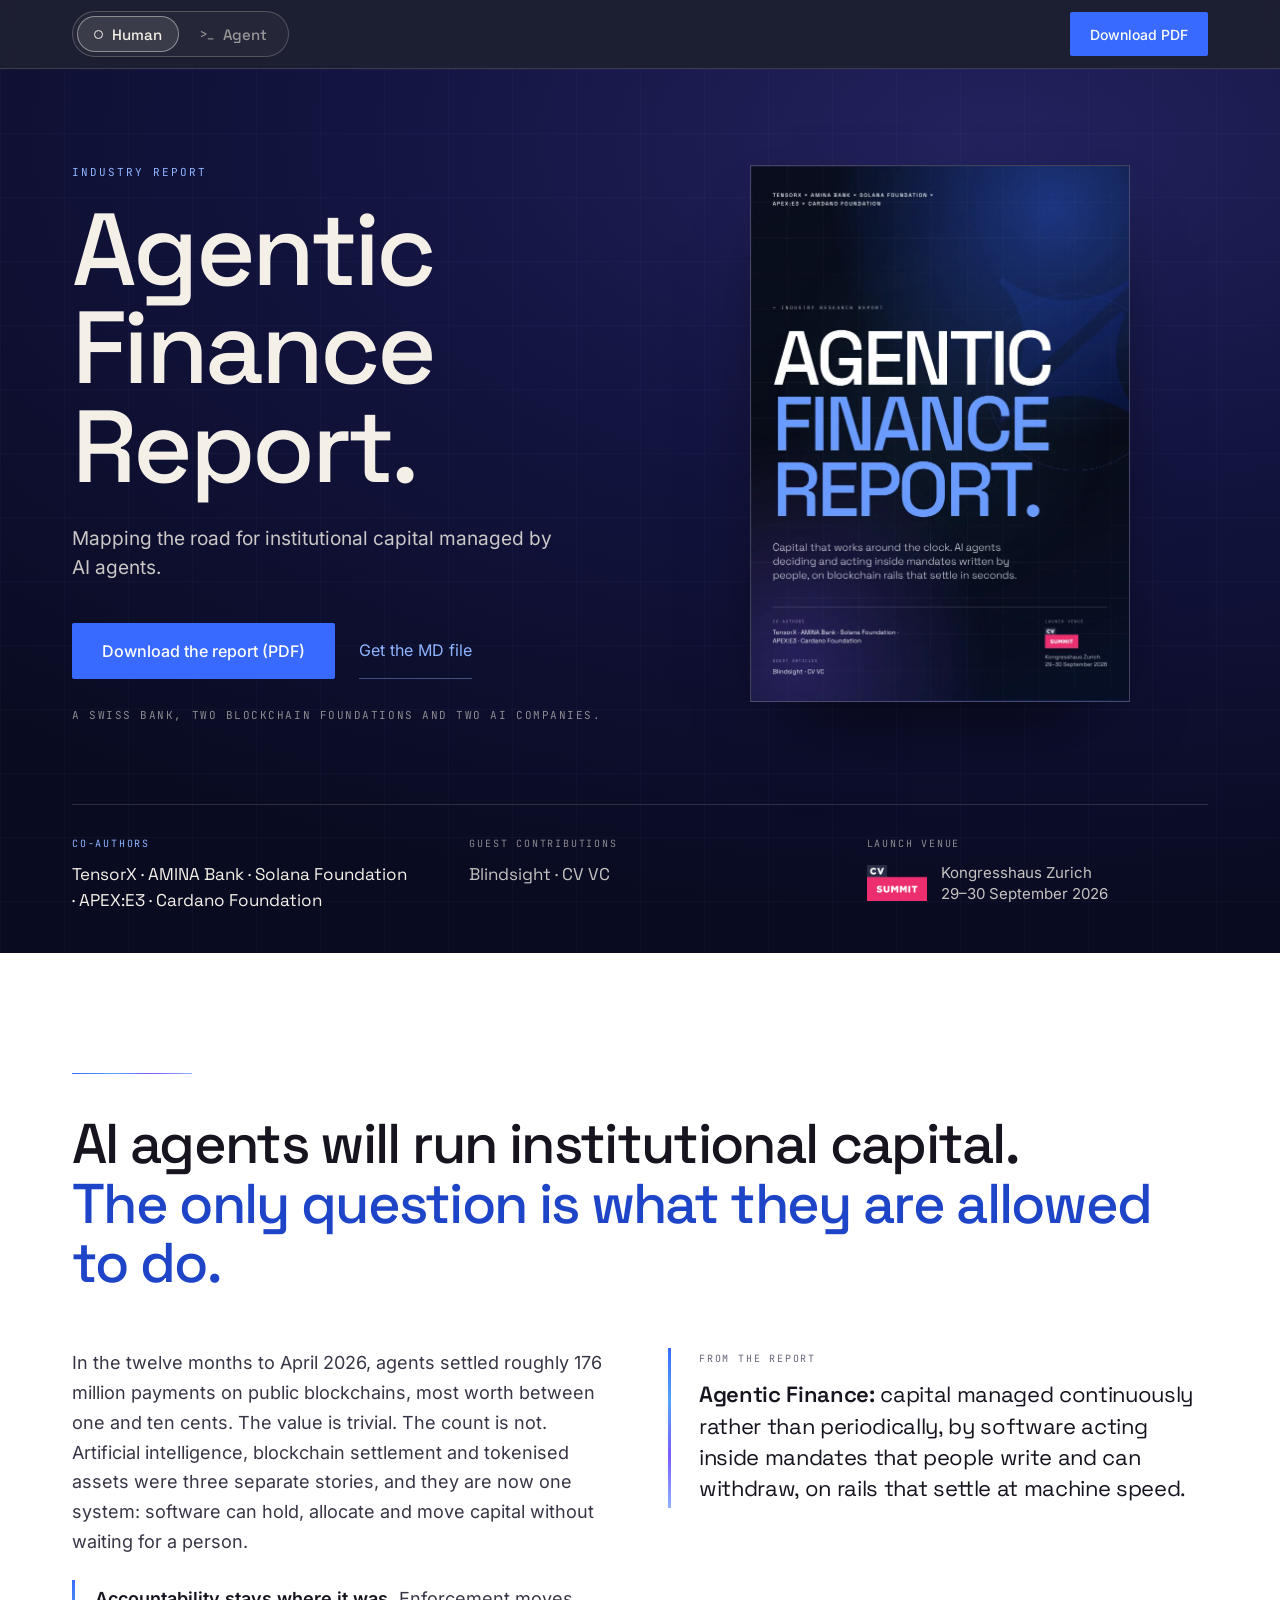
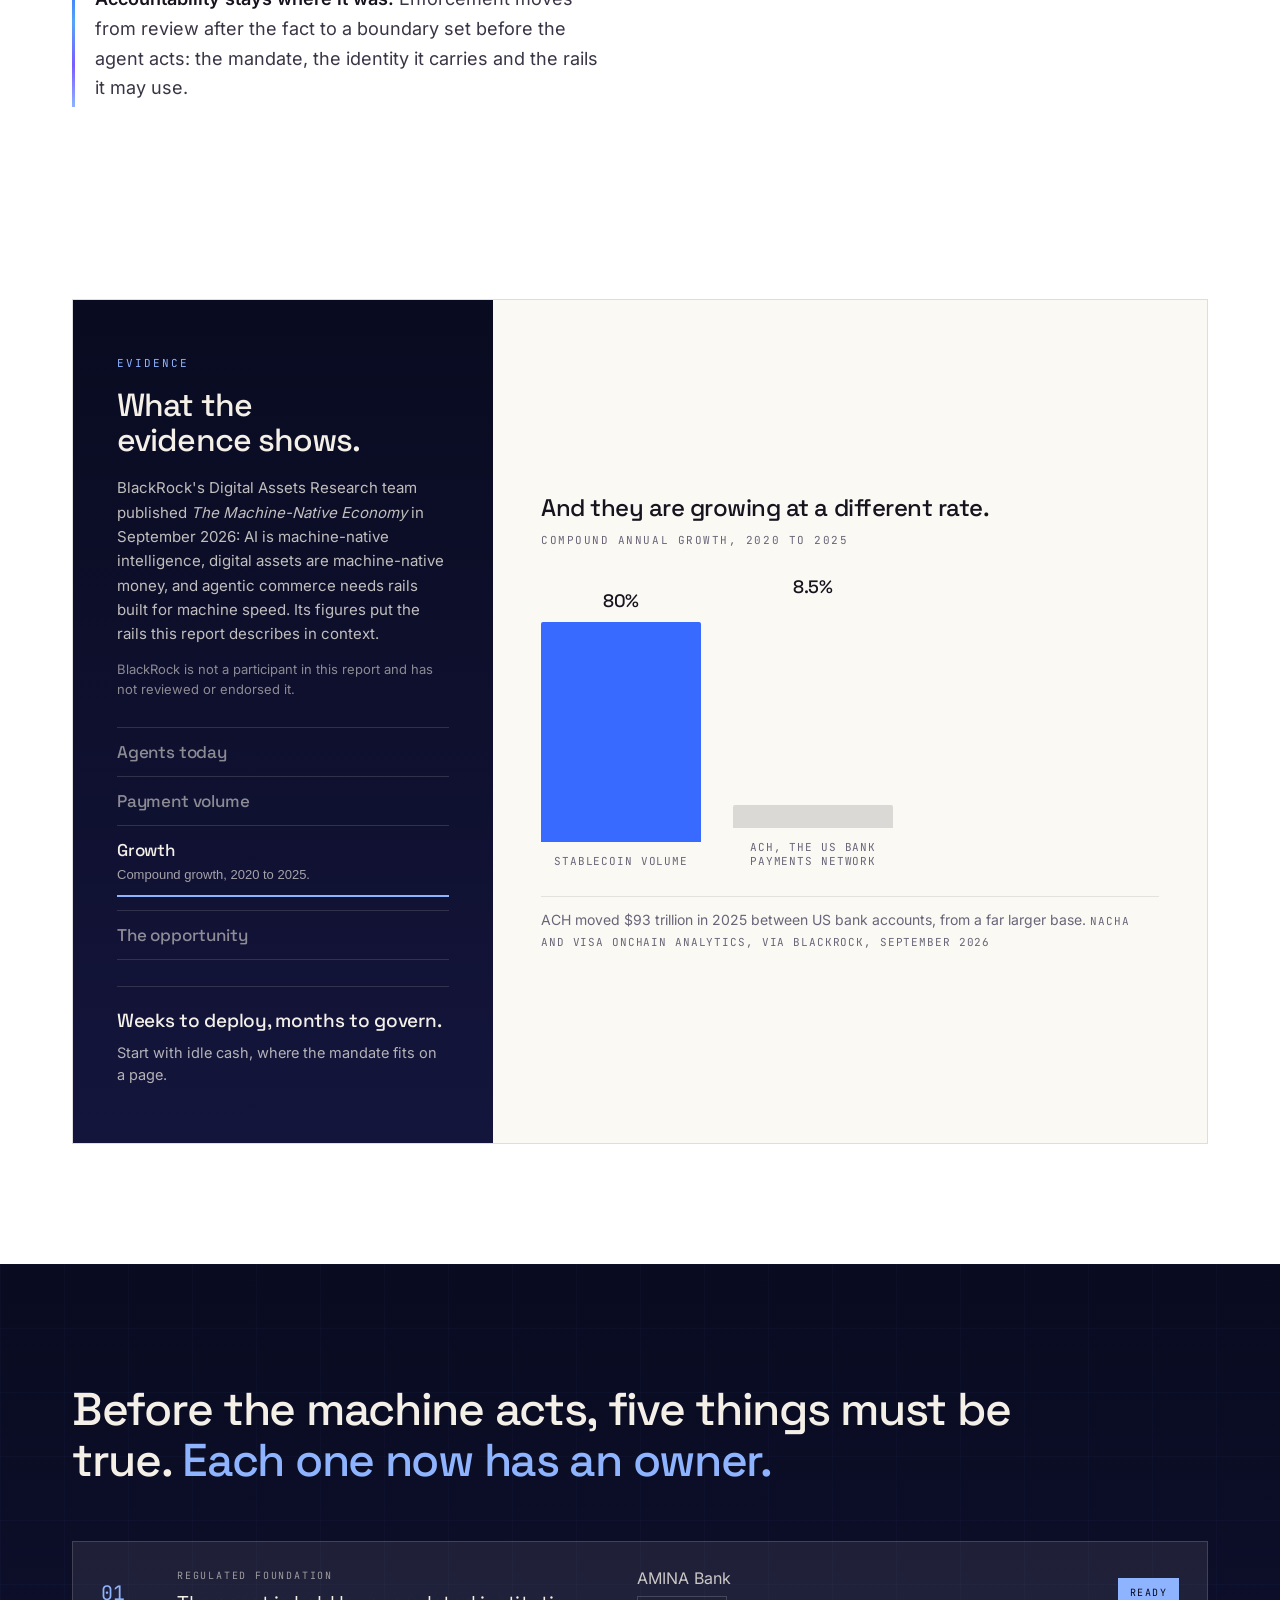
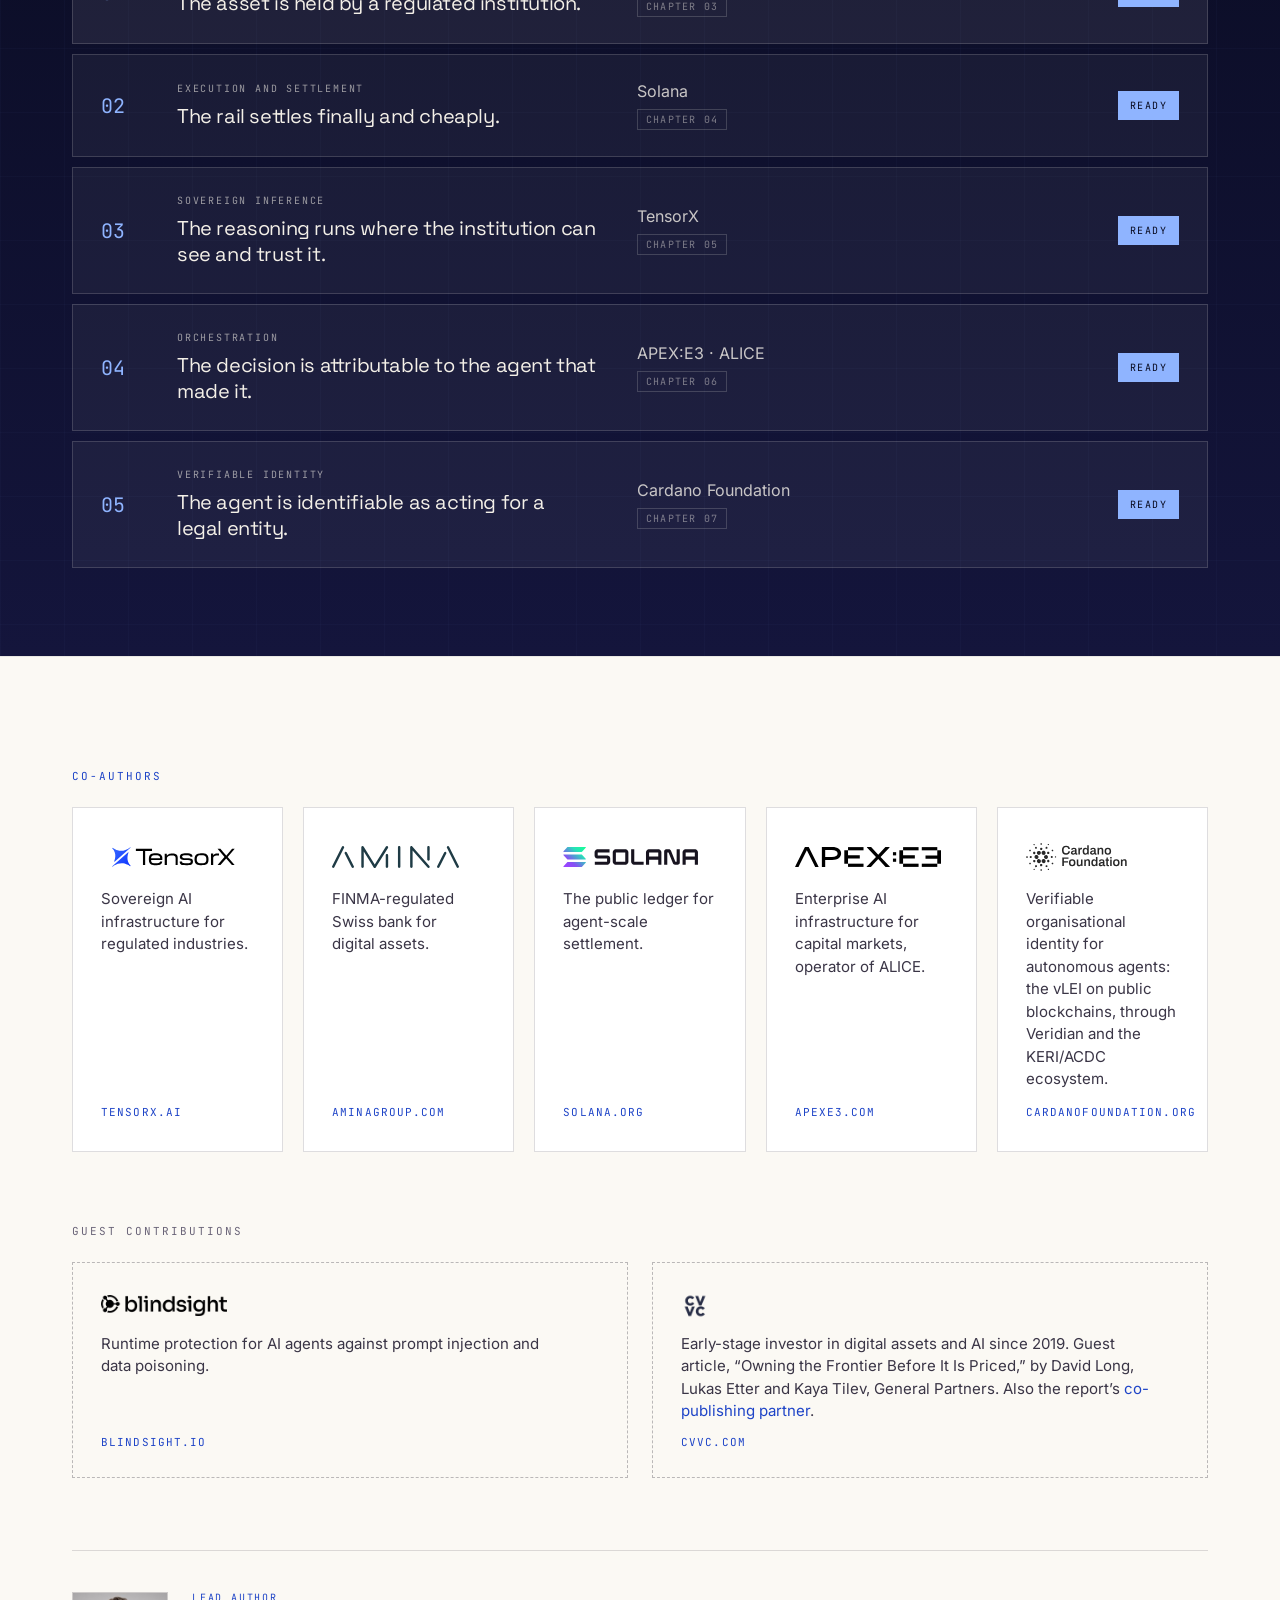
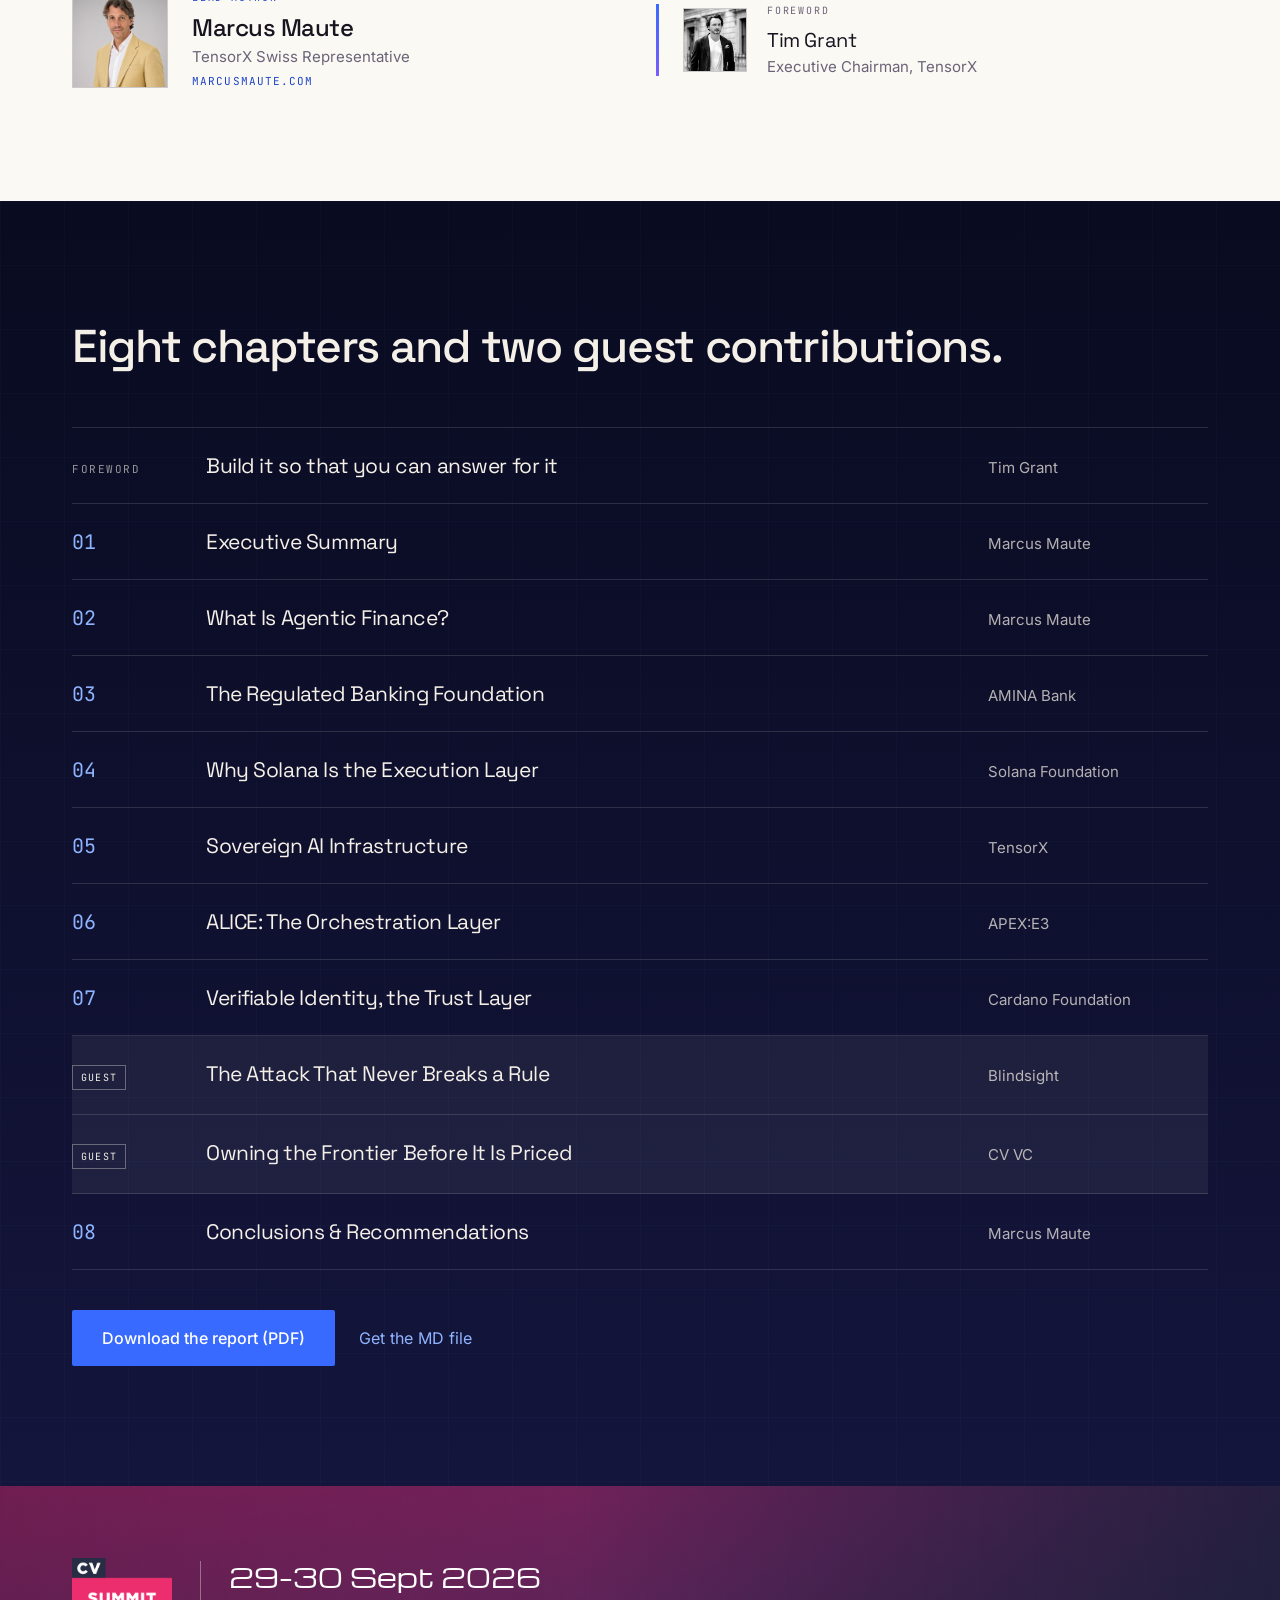
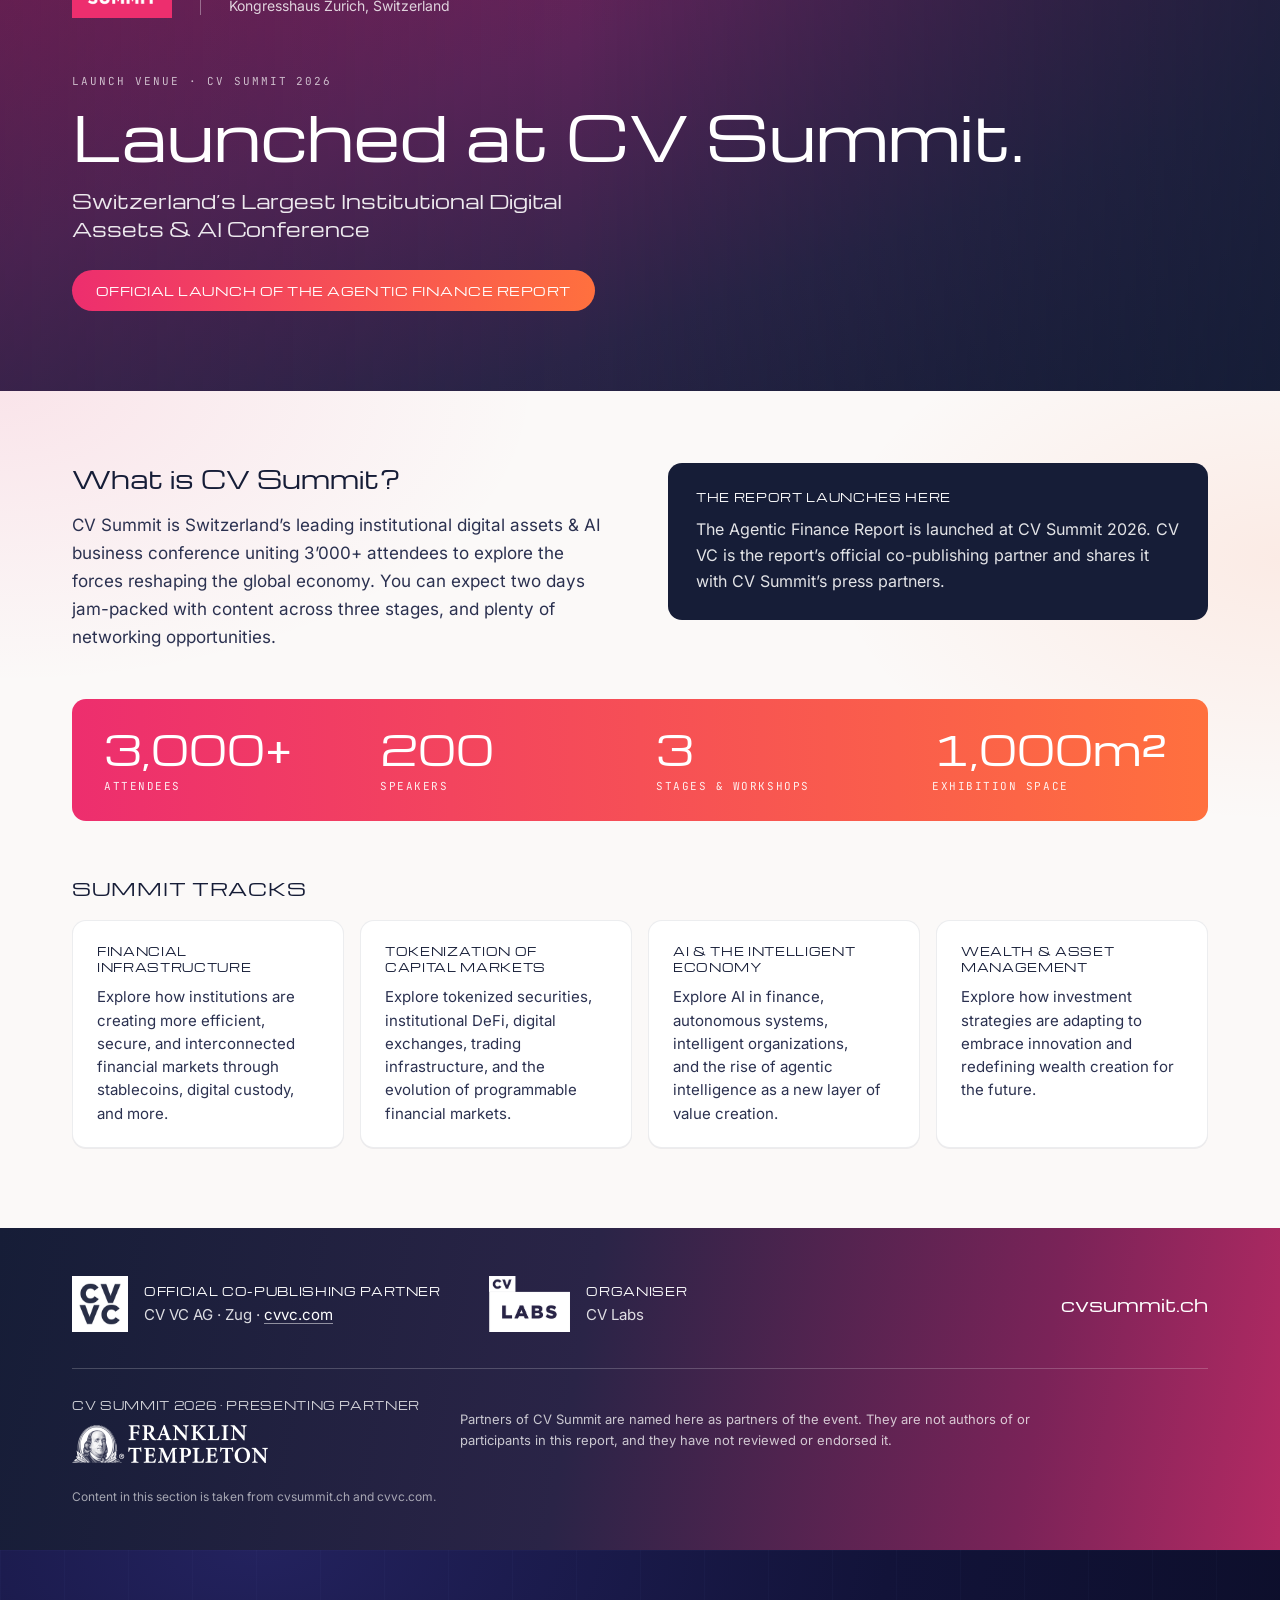
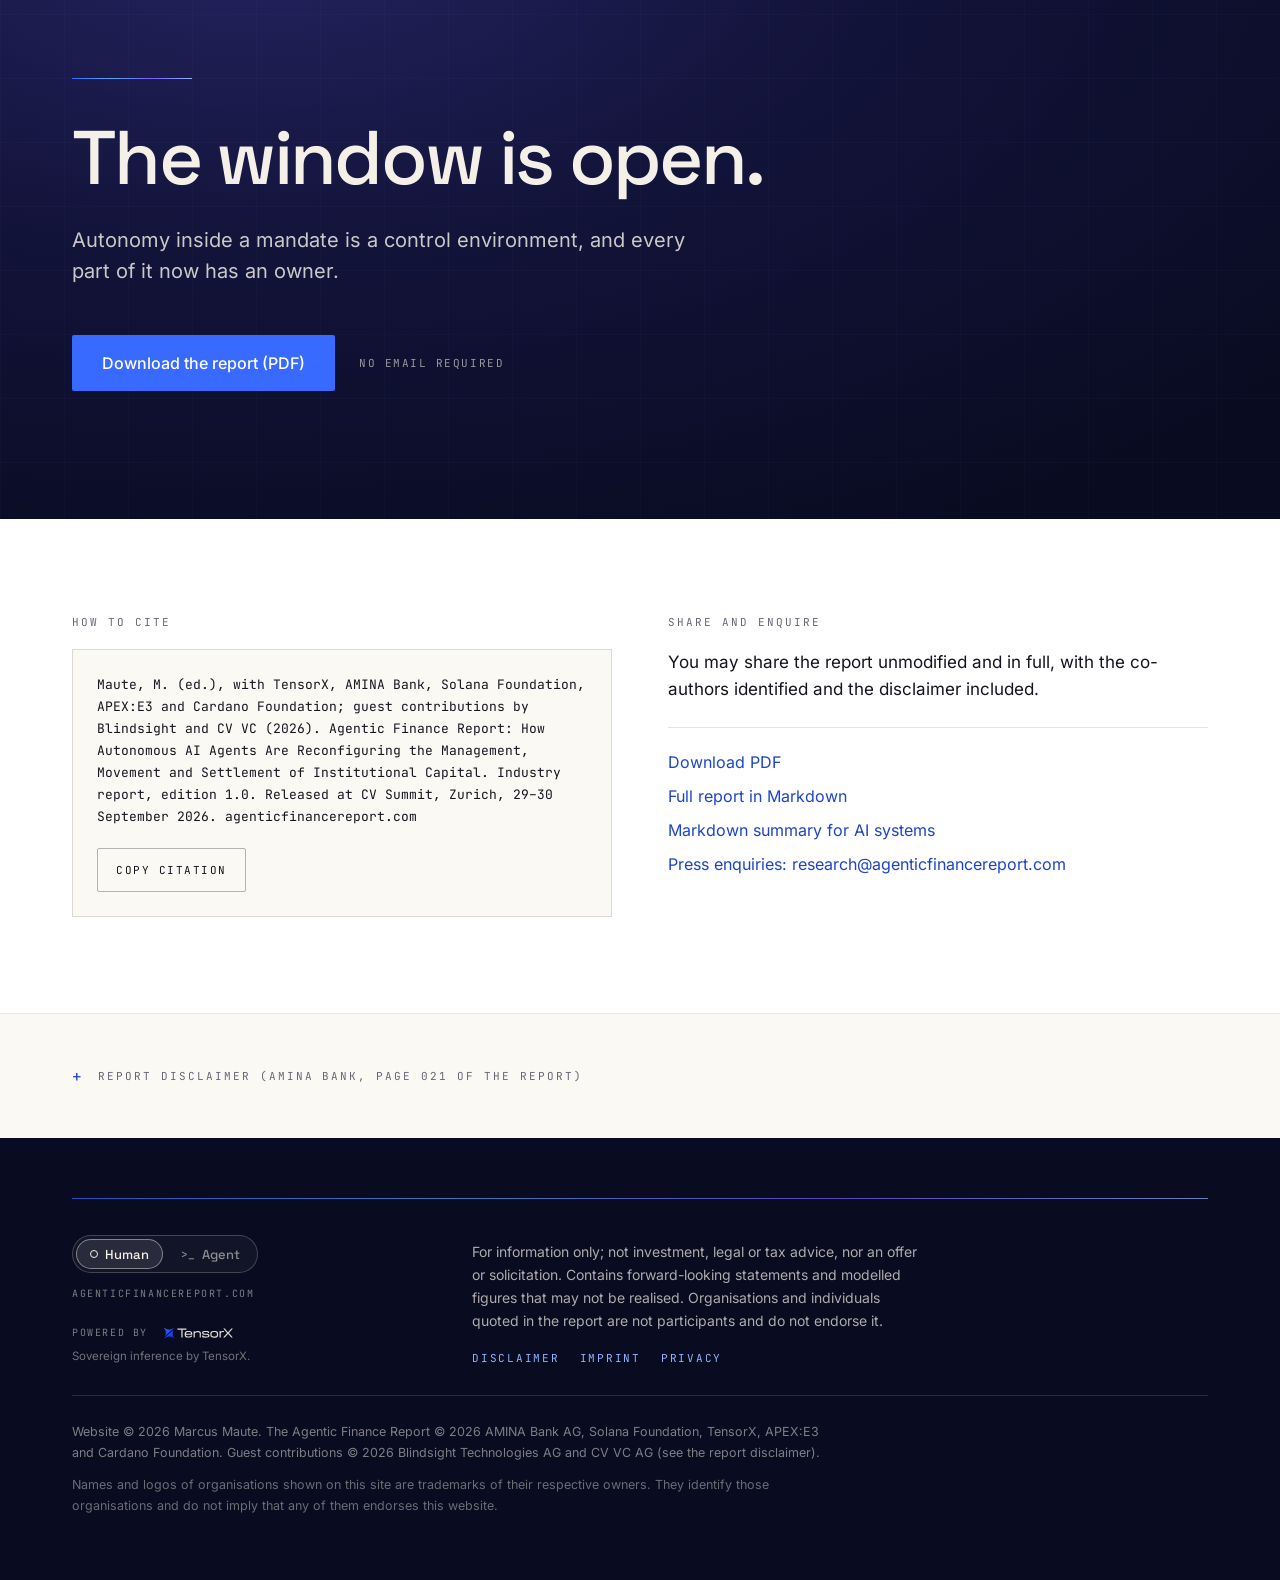
<file: index.html>
<!doctype html>
<html lang="en-GB">
<head>
<meta charset="utf-8">
<meta name="viewport" content="width=device-width, initial-scale=1">
<title>Agentic Finance Report · Mapping the road for institutional capital managed by AI agents.</title>
<meta name="description" content="Mapping the road for institutional capital managed by AI agents. An industry report by TensorX, AMINA Bank, Solana Foundation, APEX:E3 and Cardano Foundation, launched at CV Summit 2026 in Zurich.">
<link rel="canonical" href="https://www.agenticfinancereport.com/">
<meta name="theme-color" content="#090B20">
<link rel="icon" href="favicon.svg" type="image/svg+xml">
<link rel="alternate" type="text/markdown" href="agentic-finance-report.md" title="Full report in Markdown">
<link rel="alternate" type="text/markdown" href="agentic-finance.summary.md" title="Machine-readable summary">

<meta property="og:type" content="website">
<meta property="og:site_name" content="Agentic Finance Report">
<meta property="og:title" content="Agentic Finance Report · Mapping the road for institutional capital managed by AI agents.">
<meta property="og:description" content="Mapping the road for institutional capital managed by AI agents. An industry report by TensorX, AMINA Bank, Solana Foundation, APEX:E3 and Cardano Foundation, launched at CV Summit 2026 in Zurich.">
<meta property="og:url" content="https://www.agenticfinancereport.com/">
<meta property="og:image" content="https://www.agenticfinancereport.com/assets/img/og.png">
<meta property="og:image:width" content="1200">
<meta property="og:image:height" content="630">
<meta property="og:image:alt" content="Cover of the Agentic Finance Report">
<meta name="twitter:card" content="summary_large_image">

<link rel="preload" href="assets/fonts/SpaceGrotesk-500.woff2" as="font" type="font/woff2" crossorigin>
<link rel="preload" href="assets/fonts/Inter-400.woff2" as="font" type="font/woff2" crossorigin>
<link rel="stylesheet" href="assets/css/site.css?v=fbbc166d">

<script type="application/ld+json">
{
  "@context": "https://schema.org",
  "@type": "Report",
  "name": "Agentic Finance Report",
  "alternativeHeadline": "How Autonomous AI Agents Are Reconfiguring the Management, Movement and Settlement of Institutional Capital",
  "description": "Capital managed continuously rather than periodically, by software acting inside mandates that people write and can withdraw, on rails that settle at machine speed.",
  "url": "https://www.agenticfinancereport.com/",
  "version": "1.0",
  "inLanguage": "en",
  "datePublished": "2026-09-29",
  "encoding": [
    { "@type": "MediaObject", "contentUrl": "https://www.agenticfinancereport.com/report.pdf", "encodingFormat": "application/pdf" },
    { "@type": "MediaObject", "contentUrl": "https://www.agenticfinancereport.com/agentic-finance-report.md", "encodingFormat": "text/markdown", "name": "Full report in Markdown" },
    { "@type": "MediaObject", "contentUrl": "https://www.agenticfinancereport.com/agentic-finance.summary.md", "encodingFormat": "text/markdown", "name": "Summary in Markdown" }
  ],

  "author": { "@type": "Person", "name": "Marcus Maute", "jobTitle": "TensorX Swiss Representative", "url": "https://www.marcusmaute.com" },
  "contributor": [
    { "@type": "Organization", "name": "TensorX", "url": "https://tensorx.ai" },
    { "@type": "Organization", "name": "AMINA Bank", "url": "https://aminagroup.com" },
    { "@type": "Organization", "name": "Solana Foundation", "url": "https://solana.org" },
    { "@type": "Organization", "name": "APEX:E3", "url": "https://apexe3.com" },
    { "@type": "Organization", "name": "Cardano Foundation", "url": "https://cardanofoundation.org" },
    { "@type": "Organization", "name": "Blindsight", "url": "https://blindsight.io", "description": "Guest contribution" },
    { "@type": "Organization", "name": "CV VC", "url": "https://cvvc.com", "description": "Guest contribution; also the report's co-publishing partner" }
  ],
  "releasedEvent": {
    "@type": "PublicationEvent",
    "name": "CV Summit 2026",
    "startDate": "2026-09-29",
    "endDate": "2026-09-30",
    "url": "https://www.cvsummit.ch",
    "location": { "@type": "Place", "name": "Kongresshaus Zurich", "address": { "@type": "PostalAddress", "addressLocality": "Zurich", "addressCountry": "CH" } },
    "organizer": { "@type": "Organization", "name": "CV Labs" }
  },
  "about": ["Agentic finance", "AI agents in institutional finance", "Stablecoin settlement", "AI governance"]
}
</script>
</head>
<body>
<a class="sr-only" href="#argument">Skip to content</a>
<div class="page">

  <header class="site-header">
    <div class="wrap">
      <div class="mode" role="group" aria-label="Audience mode">
        <button type="button" data-mode="human" aria-pressed="true"><span class="dot" aria-hidden="true"></span><span>Human</span></button>
        <button type="button" data-mode="agent" aria-pressed="false"><span class="prompt" aria-hidden="true">&gt;_</span><span>Agent</span></button>
      </div>
      <nav aria-label="Primary">
        <a class="header-cta" data-cta href="/report.pdf" data-human-href="/report.pdf" data-agent-href="agentic-finance-report.md" data-human-label="Download PDF" data-agent-label="Download .md">Download PDF</a>
      </nav>
    </div>
  </header>

  <main id="human-view">
  <section id="top" class="dark hero">
    <div class="grid-tex" aria-hidden="true"></div>
    <div class="wrap">
      <div class="hero-grid">
        <div>
          <div class="eyebrow">Industry report</div>
          <h1>Agentic<br>Finance<br>Report.</h1>
          <p class="sub">Mapping the road for institutional capital managed by AI agents.</p>
          <div class="actions">
            <a class="btn" href="/report.pdf">Download the report (PDF)</a>
            <a class="link-dark" href="agentic-finance-report.md" data-show-agent>Get the MD file</a>
          </div>
          <div class="note">A Swiss bank, two blockchain foundations and two AI companies.</div>
        </div>
        <div class="cover-col">
          <a class="cover" href="/report.pdf" aria-label="Download the report (PDF)">
            <picture>
              <source srcset="assets/img/report-cover.webp" type="image/webp">
              <img src="assets/img/report-cover.jpg" width="760" height="1075" alt="Cover of the Agentic Finance Report" fetchpriority="high">
            </picture>
          </a>
        </div>
      </div>
      <div class="byline">
        <div>
          <div class="label lead">Co-authors</div>
          <div class="names">TensorX · AMINA Bank · Solana Foundation · APEX:E3 · Cardano Foundation</div>
        </div>
        <div>
          <div class="label">Guest contributions</div>
          <div class="names guest">Blindsight · CV VC</div>
        </div>
        <div>
          <div class="label">Launch venue</div>
          <a class="venue" href="#cv-summit"><img src="assets/img/logos/cv-summit.png" alt="CV Summit" width="60" height="36"><span>Kongresshaus Zurich<br>29–30 September 2026</span></a>
        </div>
      </div>
    </div>
  </section>

  <section id="argument" class="argument" aria-labelledby="argument-h">
    <div class="wrap">
      <div class="grad-rule" aria-hidden="true"></div>
      <h2 id="argument-h" class="h2">AI agents will run institutional capital.<br><span class="accent">The only question is what they are allowed to do.</span></h2>
      <div class="two-col">
        <div>
          <p class="lead-p">In the twelve months to April 2026, agents settled roughly 176 million payments on public blockchains, most worth between one and ten cents. The value is trivial. The count is not. Artificial intelligence, blockchain settlement and tokenised assets were three separate stories, and they are now one system: software can hold, allocate and move capital without waiting for a person.</p>
          <p class="accountability"><strong>Accountability stays where it was.</strong> Enforcement moves from review after the fact to a boundary set before the agent acts: the mandate, the identity it carries and the rails it may use.</p>
        </div>
        <blockquote class="pull">
          <div class="label">From the report</div>
          <p><strong>Agentic Finance:</strong> capital managed continuously rather than periodically, by software acting inside mandates that people write and can withdraw, on rails that settle at machine speed.</p>
        </blockquote>
      </div>
    </div>
  </section>

  <section id="findings" class="findings" aria-labelledby="findings-h">
    <div class="wrap">
      <div class="ev2">
        <div class="ev2-left">
          <div class="ev2-eyebrow">Evidence</div>
          <h2 id="findings-h" class="h2">What the evidence shows.</h2>
          <p class="ev2-lead">BlackRock's Digital Assets Research team published <em>The Machine-Native Economy</em> in September 2026: AI is machine-native intelligence, digital assets are machine-native money, and agentic commerce needs rails built for machine speed. Its figures put the rails this report describes in context.</p>
          <p class="ev2-note">BlackRock is not a participant in this report and has not reviewed or endorsed it.</p>

          <div class="ev2-tabs" role="tablist" aria-label="The wider evidence">
            <button type="button" class="ev2-tab" role="tab" id="ev-tab-1" aria-controls="ev-panel-1" aria-selected="true" tabindex="0">
              <span class="ev2-tab-title">Agents today</span>
              <span class="ev2-tab-desc">Measured on-chain settlement by agents.</span>
              <span class="ev2-tab-bar" aria-hidden="true"><span class="ev2-tab-fill"></span></span>
            </button>
            <button type="button" class="ev2-tab" role="tab" id="ev-tab-2" aria-controls="ev-panel-2" aria-selected="false" tabindex="-1">
              <span class="ev2-tab-title">Payment volume</span>
              <span class="ev2-tab-desc">Stablecoins against the card networks.</span>
              <span class="ev2-tab-bar" aria-hidden="true"><span class="ev2-tab-fill"></span></span>
            </button>
            <button type="button" class="ev2-tab" role="tab" id="ev-tab-3" aria-controls="ev-panel-3" aria-selected="false" tabindex="-1">
              <span class="ev2-tab-title">Growth</span>
              <span class="ev2-tab-desc">Compound growth, 2020 to 2025.</span>
              <span class="ev2-tab-bar" aria-hidden="true"><span class="ev2-tab-fill"></span></span>
            </button>
            <button type="button" class="ev2-tab" role="tab" id="ev-tab-4" aria-controls="ev-panel-4" aria-selected="false" tabindex="-1">
              <span class="ev2-tab-title">The opportunity</span>
              <span class="ev2-tab-desc">Forecast and modelled, not measured.</span>
              <span class="ev2-tab-bar" aria-hidden="true"><span class="ev2-tab-fill"></span></span>
            </button>
          </div>

          <div class="ev2-take">
            <p class="ev2-take-line">Weeks to deploy, months to govern.</p>
            <p class="ev2-take-sub">Start with idle cash, where the mandate fits on a page.</p>
          </div>
        </div>

        <div class="ev2-right">
          <div class="ev2-panel" id="ev-panel-1" role="tabpanel" aria-labelledby="ev-tab-1" tabindex="0">
            <h3 class="ev2-panel-h">Agent-driven settlement is real, and still small.</h3>
            <div class="ev-figs">
              <div class="ev-fig-item">
                <div class="ev-fig-num">~176m</div>
                <div class="ev-fig-label">On-chain agent transactions</div>
              </div>
              <div class="ev-fig-item">
                <div class="ev-fig-num">~$73m</div>
                <div class="ev-fig-label">Value settled</div>
              </div>
              <div class="ev-fig-item">
                <div class="ev-fig-num">1–10c</div>
                <div class="ev-fig-label">Typical transaction</div>
              </div>
            </div>
            <table class="sr-only">
              <caption>Agents today: on-chain agent settlement</caption>
              <thead><tr><th scope="col">Metric</th><th scope="col">Value</th></tr></thead>
              <tbody>
                <tr><td>On-chain agent transactions</td><td>~176m</td></tr>
                <tr><td>Value settled</td><td>~$73m</td></tr>
                <tr><td>Typical transaction</td><td>1–10c</td></tr>
              </tbody>
            </table>
            <p class="ev-caveat">Twelve months to April 2026. The count supports this report's argument; the dollar volume does not yet. <span class="src">Keyrock, via Hashed Emergent</span></p>
          </div>

          <div class="ev2-panel" id="ev-panel-2" role="tabpanel" aria-labelledby="ev-tab-2" tabindex="0">
            <h3 class="ev2-panel-h">Stablecoins now move volume in the same range as the card networks.</h3>
            <div class="ev-unit">US$ trillions, 2025</div>
            <div class="ev-bars" aria-hidden="true">
              <div class="ev-bar-col">
                <div class="ev-value">$11.2tn</div>
                <div class="ev-bar-track"><div class="ev-bar ev-bar--blue" data-value="11.2" style="--v:67.1%"></div></div>
                <div class="ev-bar-label">Stablecoins</div>
              </div>
              <div class="ev-bar-col">
                <div class="ev-value">$16.7tn</div>
                <div class="ev-bar-track"><div class="ev-bar ev-bar--neutral" data-value="16.7" style="--v:100%"></div></div>
                <div class="ev-bar-label">Visa</div>
              </div>
              <div class="ev-bar-col">
                <div class="ev-value">$10.6tn</div>
                <div class="ev-bar-track"><div class="ev-bar ev-bar--neutral" data-value="10.6" style="--v:63.5%"></div></div>
                <div class="ev-bar-label">Mastercard</div>
              </div>
            </div>
            <table class="sr-only">
              <caption>Payment volume, US$ trillions, 2025</caption>
              <thead><tr><th scope="col">Network</th><th scope="col">US$ trillions</th></tr></thead>
              <tbody>
                <tr><td>Stablecoins</td><td>11.2</td></tr>
                <tr><td>Visa</td><td>16.7</td></tr>
                <tr><td>Mastercard</td><td>10.6</td></tr>
              </tbody>
            </table>
            <p class="ev-caveat">Not directly comparable: Visa reports total volume including cash, Mastercard reports gross dollar volume, and the stablecoin figure is adjusted to exclude internal transfers and high-frequency activity. <span class="src">Visa Onchain Analytics and Allium, via BlackRock, September 2026</span></p>
          </div>

          <div class="ev2-panel" id="ev-panel-3" role="tabpanel" aria-labelledby="ev-tab-3" tabindex="0">
            <h3 class="ev2-panel-h">And they are growing at a different rate.</h3>
            <div class="ev-unit">Compound annual growth, 2020 to 2025</div>
            <div class="ev-bars" aria-hidden="true">
              <div class="ev-bar-col">
                <div class="ev-value">80%</div>
                <div class="ev-bar-track"><div class="ev-bar ev-bar--blue" data-value="80" style="--v:100%"></div></div>
                <div class="ev-bar-label">Stablecoin volume</div>
              </div>
              <div class="ev-bar-col">
                <div class="ev-value">8.5%</div>
                <div class="ev-bar-track"><div class="ev-bar ev-bar--neutral" data-value="8.5" style="--v:10.6%"></div></div>
                <div class="ev-bar-label">ACH, the US bank payments network</div>
              </div>
            </div>
            <table class="sr-only">
              <caption>Growth, compound annual growth 2020 to 2025</caption>
              <thead><tr><th scope="col">Rail</th><th scope="col">CAGR</th></tr></thead>
              <tbody>
                <tr><td>Stablecoin volume</td><td>80%</td></tr>
                <tr><td>ACH, the US bank payments network</td><td>8.5%</td></tr>
              </tbody>
            </table>
            <p class="ev-caveat">ACH moved $93 trillion in 2025 between US bank accounts, from a far larger base. <span class="src">Nacha and Visa Onchain Analytics, via BlackRock, September 2026</span></p>
          </div>

          <div class="ev2-panel" id="ev-panel-4" role="tabpanel" aria-labelledby="ev-tab-4" tabindex="0">
            <h3 class="ev2-panel-h">What follows if it scales.</h3>
            <div class="ev-figs">
              <div class="ev-fig-item">
                <div class="ev-fig-num">15–25%</div>
                <div class="ev-fig-label">Of US e-commerce handled by AI agents by 2030</div>
              </div>
              <div class="ev-fig-item">
                <div class="ev-fig-num">$4.8tn+</div>
                <div class="ev-fig-label">Addressable capital over five years</div>
              </div>
              <div class="ev-fig-item">
                <div class="ev-fig-num">~200 bps</div>
                <div class="ev-fig-label">A year on a $500 million treasury, from continuous intraday allocation</div>
              </div>
            </div>
            <table class="sr-only">
              <caption>The opportunity: forecast and modelled figures</caption>
              <thead><tr><th scope="col">Metric</th><th scope="col">Value</th></tr></thead>
              <tbody>
                <tr><td>Of US e-commerce handled by AI agents by 2030</td><td>15–25%</td></tr>
                <tr><td>Addressable capital over five years</td><td>$4.8tn+</td></tr>
                <tr><td>A year on a $500 million treasury, from continuous intraday allocation</td><td>~200 bps</td></tr>
              </tbody>
            </table>
            <p class="ev-caveat">The first is a forecast; the others are model outputs. <span class="src">Bain &amp; Company · Modelled by APEX:E3, not measured</span></p>
          </div>
        </div>
      </div>
    </div>
  </section>

  <section id="stack" class="dark stack" aria-labelledby="stack-h">
    <div class="grid-tex" aria-hidden="true"></div>
    <div class="wrap">
      <h2 id="stack-h" class="h2">Before the machine acts, five things must be true. <span class="hl">Each one now has an owner.</span></h2>
      <ul class="layers">
        <li class="layer base">
          <div class="num" aria-hidden="true">01</div>
          <div class="cond"><div class="label">Regulated foundation</div><div class="what">The asset is held by a regulated institution.</div></div>
          <div class="meta"><div class="owner"><a href="https://aminagroup.com" rel="noopener" target="_blank">AMINA Bank</a></div><div class="chapter">Chapter 03</div></div>
          <div class="tag"><span>Ready</span></div>
        </li>
        <li class="layer">
          <div class="num" aria-hidden="true">02</div>
          <div class="cond"><div class="label">Execution and settlement</div><div class="what">The rail settles finally and cheaply.</div></div>
          <div class="meta"><div class="owner"><a href="https://solana.org" rel="noopener" target="_blank">Solana</a></div><div class="chapter">Chapter 04</div></div>
          <div class="tag"><span>Ready</span></div>
        </li>
        <li class="layer">
          <div class="num" aria-hidden="true">03</div>
          <div class="cond"><div class="label">Sovereign inference</div><div class="what">The reasoning runs where the institution can see and trust it.</div></div>
          <div class="meta"><div class="owner"><a href="https://tensorx.ai" rel="noopener" target="_blank">TensorX</a></div><div class="chapter">Chapter 05</div></div>
          <div class="tag"><span>Ready</span></div>
        </li>
        <li class="layer">
          <div class="num" aria-hidden="true">04</div>
          <div class="cond"><div class="label">Orchestration</div><div class="what">The decision is attributable to the agent that made it.</div></div>
          <div class="meta"><div class="owner"><a href="https://apexe3.com" rel="noopener" target="_blank">APEX:E3</a> · ALICE</div><div class="chapter">Chapter 06</div></div>
          <div class="tag"><span>Ready</span></div>
        </li>
        <li class="layer">
          <div class="num" aria-hidden="true">05</div>
          <div class="cond"><div class="label">Verifiable identity</div><div class="what">The agent is identifiable as acting for a legal entity.</div></div>
          <div class="meta"><div class="owner"><a href="https://cardanofoundation.org" rel="noopener" target="_blank">Cardano Foundation</a></div><div class="chapter">Chapter 07</div></div>
          <div class="tag"><span>Ready</span></div>
        </li>
      </ul>
    </div>
  </section>

  <section id="contributors" class="contributors" aria-labelledby="co-h">
    <div class="wrap">
      <h2 id="co-h" class="group-label">Co-authors</h2>
      <div class="co-grid">
        <div class="co">
          <div class="logo"><img class="h32" src="assets/img/logos/tensorx.svg" alt="TensorX" width="145" height="32"></div>
          <p>Sovereign AI infrastructure for regulated industries.</p>
          <div class="links"><a class="mono-link" href="https://tensorx.ai" rel="noopener" target="_blank">tensorx.ai</a></div>
        </div>
        <div class="co">
          <div class="logo"><img class="h22" src="assets/img/logos/amina-bank.svg" alt="AMINA Bank" width="127" height="22"></div>
          <p>FINMA-regulated Swiss bank for digital assets.</p>
          <div class="links"><a class="mono-link" href="https://aminagroup.com" rel="noopener" target="_blank">aminagroup.com</a></div>
        </div>
        <div class="co">
          <div class="logo"><img class="h20" src="assets/img/logos/solana.svg" alt="Solana" width="135" height="20"></div>
          <p>The public ledger for agent-scale settlement.</p>
          <div class="links"><a class="mono-link" href="https://solana.org" rel="noopener" target="_blank">solana.org</a></div>
        </div>
        <div class="co">
          <div class="logo"><img class="h20" src="assets/img/logos/apex-e3.svg" alt="APEX:E3" width="148" height="20"></div>
          <p>Enterprise AI infrastructure for capital markets, operator of ALICE.</p>
          <div class="links"><a class="mono-link" href="https://apexe3.com" rel="noopener" target="_blank">apexe3.com</a></div>
        </div>
        <div class="co">
          <div class="logo"><img class="h28" src="assets/img/logos/cardano-foundation.svg" alt="Cardano Foundation" width="101" height="28"></div>
          <p>Verifiable organisational identity for autonomous agents: the vLEI on public blockchains, through Veridian and the KERI/ACDC ecosystem.</p>
          <div class="links"><a class="mono-link" href="https://cardanofoundation.org" rel="noopener" target="_blank">cardanofoundation.org</a></div>
        </div>
      </div>

      <h2 class="group-label guests">Guest contributions</h2>
      <div class="guest-grid">
        <div class="gc">
          <div class="logo-row"><img src="assets/img/logos/blindsight.png" alt="Blindsight" class="bs" width="126" height="21"></div>
          <p>Runtime protection for AI agents against prompt injection and data poisoning.</p>
          <div class="links"><a class="mono-link" href="https://blindsight.io" rel="noopener" target="_blank">blindsight.io</a></div>
        </div>
        <div class="gc">
          <div class="logo-row"><img src="assets/img/logos/cv-vc-mark.png" alt="CV VC" class="cvvc" width="28" height="28"></div>
          <p>Early-stage investor in digital assets and AI since 2019. Guest article, &ldquo;Owning the Frontier Before It Is Priced,&rdquo; by David Long, Lukas Etter and Kaya Tilev, General Partners. Also the report&rsquo;s <a href="#cv-summit">co-publishing partner</a>.</p>
          <div class="links"><a class="mono-link" href="https://cvvc.com" rel="noopener" target="_blank">cvvc.com</a></div>
        </div>
      </div>

      <div class="people">
        <div class="person">
          <img src="assets/img/marcus-maute.jpg" alt="Marcus Maute" width="96" height="96" loading="lazy">
          <div>
            <div class="label">Lead author</div>
            <div class="name">Marcus Maute</div>
            <div class="role">TensorX Swiss Representative</div>
            <a class="mono-link" href="https://www.marcusmaute.com" rel="noopener" target="_blank">marcusmaute.com</a>
          </div>
        </div>
        <div class="foreword">
          <img src="assets/img/tim-grant.jpg" alt="Tim Grant" width="64" height="64" loading="lazy">
          <div>
            <div class="label">Foreword</div>
            <div class="name">Tim Grant</div>
            <div class="role">Executive Chairman, TensorX</div>
          </div>
        </div>
      </div>
    </div>
  </section>

  <section id="chapters" class="dark chapters" aria-labelledby="chapters-h">
    <div class="grid-tex" aria-hidden="true"></div>
    <div class="wrap">
      <h2 id="chapters-h" class="h2">Eight chapters and two guest contributions.</h2>
      <ol class="toc">
        <li><div class="fw">Foreword</div><div class="title">Build it so that you can answer for it</div><div class="by">Tim Grant</div></li>
        <li><div class="num">01</div><div class="title">Executive Summary</div><div class="by">Marcus Maute</div></li>
        <li><div class="num">02</div><div class="title">What Is Agentic Finance?</div><div class="by">Marcus Maute</div></li>
        <li><div class="num">03</div><div class="title">The Regulated Banking Foundation</div><div class="by">AMINA Bank</div></li>
        <li><div class="num">04</div><div class="title">Why Solana Is the Execution Layer</div><div class="by">Solana Foundation</div></li>
        <li><div class="num">05</div><div class="title">Sovereign AI Infrastructure</div><div class="by">TensorX</div></li>
        <li><div class="num">06</div><div class="title">ALICE: The Orchestration Layer</div><div class="by">APEX:E3</div></li>
        <li><div class="num">07</div><div class="title">Verifiable Identity, the Trust Layer</div><div class="by">Cardano Foundation</div></li>
        <li class="guest"><span class="chip">Guest</span><div class="title">The Attack That Never Breaks a Rule</div><div class="by">Blindsight</div></li>
        <li class="guest"><span class="chip">Guest</span><div class="title">Owning the Frontier Before It Is Priced</div><div class="by">CV VC</div></li>
        <li><div class="num">08</div><div class="title">Conclusions &amp; Recommendations</div><div class="by">Marcus Maute</div></li>
      </ol>
      <div class="chapters-cta">
        <a class="btn" href="/report.pdf">Download the report (PDF)</a>
        <a class="cta-link" href="agentic-finance-report.md" data-show-agent>Get the MD file</a>
      </div>
    </div>
  </section>

  <section id="cv-summit" class="cvs" aria-labelledby="cvs-h">
    <div class="cvs-hero">
      <div class="wrap">
        <div class="cvs-top">
          <img class="cvs-logo" src="assets/img/logos/cv-summit.png" alt="CV Summit" width="100" height="60">
          <div class="cvs-when">29–30 Sept 2026<span>Kongresshaus Zurich, Switzerland</span></div>
        </div>
        <div class="cvs-eyebrow">Launch venue · CV Summit 2026</div>
        <h2 id="cvs-h">Launched at CV Summit.</h2>
        <p class="cvs-tag">Switzerland’s Largest Institutional Digital Assets &amp; AI Conference</p>
        <span class="cvs-pill">Official launch of the Agentic Finance Report</span>
      </div>
    </div>
    <div class="cvs-body">
      <div class="wrap">
        <div class="cvs-intro">
          <div>
            <h3>What is CV Summit?</h3>
            <p>CV Summit is Switzerland’s leading institutional digital assets &amp; AI business conference uniting 3’000+ attendees to explore the forces reshaping the global economy. You can expect two days jam-packed with content across three stages, and plenty of networking opportunities.</p>
          </div>
          <div class="cvs-box">
            <div class="k">The report launches here</div>
            <p>The Agentic Finance Report is launched at CV Summit 2026. CV VC is the report’s official co-publishing partner and shares it with CV Summit’s press partners.</p>
          </div>
        </div>
        <ul class="cvs-figs">
          <li><b>3,000+</b><span>Attendees</span></li>
          <li><b>200</b><span>Speakers</span></li>
          <li><b>3</b><span>Stages &amp; workshops</span></li>
          <li><b>1,000m²</b><span>Exhibition space</span></li>
        </ul>
        <h3 class="cvs-tracks-h">Summit tracks</h3>
        <div class="cvs-tracks">
          <div><div class="k">Financial Infrastructure</div><p>Explore how institutions are creating more efficient, secure, and interconnected financial markets through stablecoins, digital custody, and more.</p></div>
          <div><div class="k">Tokenization of Capital Markets</div><p>Explore tokenized securities, institutional DeFi, digital exchanges, trading infrastructure, and the evolution of programmable financial markets.</p></div>
          <div><div class="k">AI &amp; The Intelligent Economy</div><p>Explore AI in finance, autonomous systems, intelligent organizations, and the rise of agentic intelligence as a new layer of value creation.</p></div>
          <div><div class="k">Wealth &amp; Asset Management</div><p>Explore how investment strategies are adapting to embrace innovation and redefining wealth creation for the future.</p></div>
        </div>
      </div>
    </div>
    <div class="cvs-foot">
      <div class="wrap">
        <div class="cvs-partners">
          <div class="cvs-partner">
            <img src="assets/img/logos/cv-vc-white.png" alt="CV VC" width="56" height="56" loading="lazy">
            <div><div class="k">Official co-publishing partner</div><div class="v">CV VC AG · Zug · <a href="https://www.cvvc.com" rel="noopener" target="_blank">cvvc.com</a></div></div>
          </div>
          <div class="cvs-partner">
            <img src="assets/img/logos/cv-labs-white.png" alt="CV Labs" width="82" height="56" loading="lazy">
            <div><div class="k">Organiser</div><div class="v">CV Labs</div></div>
          </div>
          <a class="cvs-site" href="https://www.cvsummit.ch" rel="noopener" target="_blank">cvsummit.ch</a>
        </div>
        <div class="cvs-ft">
          <div class="cvs-ft-mark">
            <div class="k">CV Summit 2026 · Presenting Partner</div>
            <img src="assets/img/logos/franklin-templeton-white.png" alt="Franklin Templeton" width="196" height="38" loading="lazy">
          </div>
          <p>Partners of CV Summit are named here as partners of the event. They are not authors of or participants in this report, and they have not reviewed or endorsed it.</p>
        </div>
        <p class="cvs-source">Content in this section is taken from cvsummit.ch and cvvc.com.</p>
      </div>
    </div>
  </section>

  <section class="dark closing" aria-labelledby="close-h">
    <div class="grid-tex" aria-hidden="true"></div>
    <div class="wrap">
      <div class="grad-rule" aria-hidden="true"></div>
      <h2 id="close-h">The window is open.</h2>
      <p>Autonomy inside a mandate is a control environment, and every part of it now has an owner.</p>
      <div class="actions">
        <a class="btn" href="/report.pdf">Download the report (PDF)</a>
        <span class="gate">No email required</span>
      </div>
    </div>
  </section>

  <section id="cite" class="cite">
    <div class="wrap">
      <div>
        <h2 class="label">How to cite</h2>
        <div class="cite-box">
          <p id="citation">Maute, M. (ed.), with TensorX, AMINA Bank, Solana Foundation, APEX:E3 and Cardano Foundation; guest contributions by Blindsight and CV VC (2026). Agentic Finance Report: How Autonomous AI Agents Are Reconfiguring the Management, Movement and Settlement of Institutional Capital. Industry report, edition 1.0. Released at CV Summit, Zurich, 29–30 September 2026. agenticfinancereport.com</p>
          <button type="button" class="copy" data-copy="#citation" aria-live="polite">Copy citation</button>
        </div>
      </div>
      <div class="share">
        <h2 class="label">Share and enquire</h2>
        <p>You may share the report unmodified and in full, with the co-authors identified and the disclaimer included.</p>
        <div class="stack-links">
          <a href="/report.pdf">Download PDF</a>
          <a href="agentic-finance-report.md">Full report in Markdown</a>
          <a href="agentic-finance.summary.md">Markdown summary for AI systems</a>
          <a href="mailto:research@agenticfinancereport.com">Press enquiries: research@agenticfinancereport.com</a>
        </div>
      </div>
    </div>
  </section>

  <section id="disclaimer" class="disclaimer">
    <div class="wrap">
      <details>
        <summary>Report disclaimer (AMINA Bank, page 021 of the report)</summary>
        <div class="body">
          <h2>Disclaimer: research and educational content</h2>
          <p class="applies">This disclaimer is part of the Agentic Finance Report, printed on page 021, and applies to the report. It is reproduced here word for word. For this website, see the <a href="imprint.html">imprint</a> and <a href="privacy.html">privacy notice</a>.</p>
          <p>This document has been prepared and co-published by AMINA Bank AG (&ldquo;AMINA&rdquo;), the Solana Foundation, TensorX, APEX:E3 and the Cardano Foundation together as named co-authors of this report (together, the &ldquo;Co-Authors&rdquo;). AMINA is a Swiss licensed bank and securities dealer with its head office and legal domicile in Switzerland. It is authorised and regulated by the Swiss Financial Market Supervisory Authority (&ldquo;FINMA&rdquo;). The report also includes guest contributions by Blindsight Technologies AG and CV VC AG (together, the &ldquo;Guest Contributors&rdquo;). The Guest Contributors are not Co-Authors. Each Guest Contributor is responsible for its own contribution, and the views expressed in a guest contribution are those of its authors.</p>
          <p>This document is published solely for informational, research and educational purposes. It is not an advertisement, solicitation, offer, invitation, recommendation or inducement to buy or sell any financial instrument, digital asset, token, security or other investment, or to participate in any particular investment strategy, transaction, product or service. Nothing in this document constitutes investment advice, financial advice, legal advice, tax advice or any other form of professional advice.</p>
          <p>This document may be made available by the Co-Authors, including as a freely downloadable PDF, through their respective websites, blogs, newsletters, social media accounts and other official communication channels, in each case subject to applicable law and regulation. Recipients may download, read and share this document for informational and non-commercial purposes, provided that the document is not modified, the Co-Authors are appropriately identified, and this disclaimer remains included in full. No part of this document may be altered, misrepresented, sold, incorporated into a commercial product, or used in a misleading context without the prior written consent of the relevant Co-Authors.</p>
          <p>This document is not directed to, and is not intended for distribution to or use by, any person or entity that is a citizen or resident of, or located in, any jurisdiction where such distribution, publication, availability or use would be contrary to applicable law or regulation, or would subject any Co-Author to any registration, licensing or other regulatory requirement in that jurisdiction. Recipients are responsible for informing themselves about and observing any applicable legal or regulatory restrictions.</p>
          <p>The information contained in this document is based on sources considered by the Co-Authors to be reliable at the time of publication, including publicly available information and information provided or reviewed by one or more of the Co-Authors or Guest Contributors. However, no representation or warranty, express or implied, is made as to the accuracy, completeness, reliability, timeliness or fitness for any particular purpose of the information contained in this document. The information is not intended to be a complete statement or summary of the matters discussed.</p>
          <p>The Co-Authors do not undertake any obligation to update, amend or keep current the information contained in this document, whether as a result of new information, future events, changes in market conditions, regulatory developments or otherwise. Statements in this document are made as of the date of publication unless otherwise indicated.</p>
          <p>Any statements, estimates, projections, opinions, assumptions, scenarios or forward-looking statements contained in this document are for informational and illustrative purposes only. They are subject to change without notice and may not materialise. They should not be relied upon as predictions, guarantees or assurances of future performance, outcomes or results.</p>
          <p>References in this document to particular protocols, networks, digital assets, tokens, financial instruments, products, services, companies or market participants are for explanatory purposes only. Such references do not constitute an endorsement, recommendation or assessment of suitability by any Co-Author. Any financial instruments, digital assets, tokens, products or services described or referred to in this document may not be available, suitable or lawful for all recipients or in all jurisdictions.</p>
          <p>Nothing in this document constitutes a representation that any investment, strategy, product or service is suitable or appropriate for any recipient&rsquo;s individual circumstances. Investments and digital assets involve risks, including the potential loss of capital, market volatility, liquidity risk, operational risk, technology risk, regulatory risk and counterparty risk. Recipients should make their own independent assessment and seek appropriate professional advice, including legal, tax, regulatory, accounting and financial advice, before making any decision based on or connected with the information in this document.</p>
          <p>Any formulas, models, calculations, prices, yields, returns, examples or scenarios included in this document are provided solely for informational or explanatory purposes. They do not represent valuations for individual investments, executable prices, firm quotes, commitments, guarantees or assurances that any transaction can or could have been entered into on such terms. Different assumptions, methodologies or market conditions may produce materially different results.</p>
          <p>In preparing this document, the Co-Authors may have used artificial intelligence-enabled tools to assist with research, summarisation, drafting or editing. Any such use was subject to human review. No AI-enabled tool should be understood to have provided legal, financial, investment, tax or regulatory advice.</p>
          <p>To the maximum extent permitted by applicable law, the Co-Authors, the Guest Contributors and their respective affiliates, directors, officers, employees, representatives and agents disclaim all liability for any loss, damage, claim, cost or expense, whether direct, indirect, consequential or otherwise, arising from or in connection with the use of, reliance on, publication of, distribution of, or inability to use this document or any information contained in it.</p>
          <p>Unless otherwise indicated, copyright and all other intellectual property rights in this document are owned by or licensed to the Co-Authors or, in the case of a guest contribution, the relevant Guest Contributor. All rights are reserved except as expressly set out in this disclaimer.</p>
          <p>&copy; 2026 AMINA Bank AG, Solana Foundation, TensorX, APEX:E3 and Cardano Foundation. Guest contributions &copy; 2026 Blindsight Technologies AG and CV VC AG. All rights reserved.</p>
        </div>
      </details>
    </div>
  </section>
  </main>

  <main id="agent-view" class="agent-view" hidden aria-labelledby="agent-h">
    <div class="wrap">
      <div class="agent-head">
        <div>
          <div class="label"><span aria-hidden="true">&gt;_ </span>Agent view</div>
          <h1 id="agent-h">The full report, in Markdown.</h1>
          <p>Every chapter, both guest contributions, every source and the disclaimer, in reading order. <code>&lt;!-- p. NNN --&gt;</code> marks the printed page; <code>[NN]</code> refers to the numbered sources.</p>
        </div>
        <div class="agent-actions">
          <a class="btn" href="agentic-finance-report.md" download>Download .md</a>
          <button type="button" class="copy" data-copy="#md-view">Copy Markdown</button>
          <button type="button" class="copy" data-mode-switch="human">Back to the human view</button>
        </div>
      </div>
      <div class="agent-meta"><span>agentic-finance-report.md</span><span>text/markdown · UTF-8 · 25,624 words</span><a href="agentic-finance.summary.md">Short summary (.md)</a></div>
      <pre id="md-view" class="md-view" tabindex="0" aria-label="Report in Markdown"></pre>

    </div>
  </main>
<script type="text/markdown" id="report-md">
---
title: "Agentic Finance Report"
full_title: "Agentic Finance Report — How Autonomous AI Agents Are Reconfiguring the Management, Movement and Settlement of Institutional Capital"
edition: "1.0"
format: "Long-form Markdown edition of the full report, generated from the same source as the PDF"
lead_author: "Marcus Maute, TensorX Swiss Representative"
co_authors: [TensorX, AMINA Bank, Solana Foundation, APEX:E3, Cardano Foundation]
guest_contributions: ["Blindsight (Guilherme Santos)", "CV VC (David Long, Lukas Etter, Kaya Tilev)"]
guest_status: "guest contributions, not co-authors"
release: "CV Summit, Zurich, 29–30 September 2026"
co_publishing_partner: "CV VC (official co-publishing partner)"
website: "https://www.agenticfinancereport.com"
pdf: "https://www.agenticfinancereport.com/report.pdf"
summary: "https://www.agenticfinancereport.com/agentic-finance.summary.md"
contact: "research@agenticfinancereport.com"
notes: "Page markers <!-- p. NNN --> give the printed page. [NN] refers to the numbered Sources & Notes. AMINA Bank’s disclaimer (printed p. 021, reproduced in full) applies to this edition in full."
---

# Agentic Finance Report

*Industry research report · Edition 1.0*

Capital that works around the clock. AI agents deciding and acting inside mandates written by people, on blockchain rails that settle in seconds.

**Co-authors:** TensorX · AMINA Bank · Solana Foundation · APEX:E3 · Cardano Foundation  
**Guest contributions:** Blindsight · CV VC  
**Lead author:** Marcus Maute

## Contents

- **Executive Summary** (01 — SUMMARY, p. 03): What has actually changed, why it is structural rather than cyclical, and where the addressable opportunity sits.
- **What Is Agentic Finance?** (02 — DEFINITION, p. 06): From assistance to autonomy: the five agent classes, the loop and its governance, what the evidence on AI transformation says, and compliance as a property of the token itself.
- **The Regulated Banking Foundation** (03 — FOUNDATION, p. 12): Why a regulated banking foundation is becoming the trust anchor for institutional agentic finance.
- **Why Solana Is the Execution Layer** (04 — INFRASTRUCTURE, p. 22): Why a single global state, settlement inside the decision cycle and sub-cent fees are what agents need, and how x402 lets software pay software.
- **Sovereign AI Infrastructure** (05 — COMPLIANCE, p. 28): Why residency is not sovereignty, why open-weight models are Europe’s base layer for agentic finance, and what inference built for agentic loops requires.
- **ALICE — The Orchestration Layer** (06 — INTELLIGENCE, p. 34): APEX:E3's multi-agent orchestration platform, the analytical reasoning layer that every execution agent consumes. Trusted by $10T+ AUM.
- **Verifiable Identity, the Trust Layer** (07 — IDENTITY, p. 39): The identity gap, the vLEI, and four jurisdictions arriving at the same requirement.
- **The Attack That Never Breaks a Rule** (GUEST ARTICLE — SECURITY, p. 43): Checking that what an agent proposes is what its principal actually asked for, from a check that sits outside the model.
- **Owning the Frontier Before It Is Priced** (GUEST ARTICLE — CAPITAL, p. 46): Why the AI-native transition is being built in private, and how early-stage venture holds exposure to it with discipline.
- **Conclusions & Recommendations** (08 — ACTION, p. 49): Six recommendations across three horizons, the six risks a committee will raise, and the evidence base. The window is open.

<!-- p. 002 -->

*Tim Grant Executive Chairman, TensorX*

*Foreword*

## Build it so that you can answer for it.

A year ago, sovereignty was a specialist word. Today it is the first question institutional clients ask us. It did not arrive through principle. It arrived because firms putting AI into production walked into a wall made of data.

Our own route to it was ordinary enough. Through APEX:E3, which I also chair, we build AI systems for very large institutional asset managers. It became clear early that the binding constraint would be data rather than model quality: where it goes, who can see it, whether it is retained, and whether any of that can be demonstrated afterwards to somebody entitled to ask. For the institutions we serve, those are practical questions. Their policies, their regulators and their own clients require answers already. We could not deploy without them, so we built the answer. That is why TensorX exists.

I spent my career in financial services, and nothing about data control is new there. Retention, jurisdiction, auditability: the industry has been conditioned on all three for decades, long before anyone reached for the word sovereignty. What is new is AI. It took a moment to register that a model is somewhere your data goes, and that inference is processing like any other. Once that lands, the conclusion is the one the industry reached long ago about every other system it runs, and there is nothing radical in it.

There is a second lesson worth carrying across, and it is commercial rather than regulatory. Moving infrastructure to the cloud was, for a while, a real efficiency. Then the dependency matured, the prices moved, and the firms that had moved everything discovered how little leverage they had kept. I watched that happen from inside the industry. It would be careless to walk into the same arrangement a second time with something more consequential than servers: the models that do the reasoning.

That is the part I would ask readers to weigh. If your business depends on a model you do not control, then somebody else’s commercial or regulatory decision is your continuity risk. A model can be repriced. It can be deprecated. It can become unavailable in your jurisdiction for reasons that have nothing to do with you. Sovereignty is a security question, an economic question and a strategic one at once, and only then a compliance matter.

None of which is an argument for caution. The firms getting the most out of AI are the ones who worked out what they could safely let it do, and then let it. What I would resist is the idea that AI is only an efficiency play, letting you do what you already do with fewer people. Where it matters it does something larger and less comfortable. It changes what the work is, and therefore what the organisation is for. That belongs on a board agenda, not in a technology budget.

Which brings me to this report. For years I have argued that digital assets and AI would eventually meet, and that the meeting point would be payments: machines paying machines, in the background, with nobody approving each one. That is no longer a forecast, and the pages that follow are an account of it: the regulated foundation that holds the assets, the rails that settle them, the identity layer that establishes who acted, the private inference that reasons, and the orchestration that ties them together, each described by the people building it.

I am an optimist about all of it, with one condition, the only instruction I have ever given our own engineers. Build it so that you can answer for it.

Tim Grant

*Executive Chairman, TensorX · Chief Executive, Deus X Capital · Chairman, APEX:E3*

*Dublin · September 2026*

<!-- p. 003 -->

*Chapter One*

# Executive Summary.

Artificial intelligence, blockchain settlement and tokenised assets were three separate stories. They are now one system, and software can hold, allocate and move capital without waiting for a person. That makes the old machinery unnecessary rather than faster.

- Reading time: **6 minutes**

- Tags: **Convergence · AI · RWAs · Settlement**

<!-- p. 004 -->

*1.1 Two technologies, one system*

## AI and blockchain are merging.

For most of the last decade, artificial intelligence and blockchain were two separate stories with two different audiences. One was about models that could read, summarise and predict. The other was about ledgers that settle without an intermediary. They are now one story, and the point at which they meet is easy to state: software that can decide is being given the means to act.

What makes that matter to a financial institution is what the technology does to a constraint every institution is built around: a person has to sit in the loop. Treasury sweeps happen overnight because someone has to release them. Portfolios rebalance monthly because someone has to approve the trades. Collateral moves in batches because someone has to reconcile them. None of those cadences was chosen; each is the pace at which people can safely take responsibility for a decision.

An AI agent removes the person from the individual decision without removing accountability from the institution, provided the mandate is written down and enforced somewhere the agent cannot reach. That is the whole of the design problem, and most of this report is about how to solve it. The consequence is large. Once the decision can be made by software, there is no reason left for the batch, the overnight cycle or the monthly rebalance. Capital that used to wait can move when it should.

What does not change is worth stating just as plainly. The institution remains accountable for every transaction its software makes, the regulator asks the same questions and the audit trail has to be at least as good as a person’s. Agentic Finance relaxes none of that. It moves the point of enforcement from a review after the fact to a boundary set before the agent acts: the mandate, the identity it carries, the rails it may use.

Blockchain settlement is what makes the second half possible. A model that can decide to move money still needs somewhere to move it: rails that are open at four in the morning, that settle in seconds rather than days and that charge so little that a payment of a fraction of a cent is as economical as one of ten million dollars. Public blockchains, Solana above all, are the first infrastructure to offer all three at once. Tokenisation completes the picture by putting the assets themselves, cash, money-market funds and collateral, into a form that software can hold and transfer directly.

This is already happening, at a scale that can be measured rather than forecast. x402, the open standard that lets software pay software, has been adopted by every major card network, Stripe, Shopify, Google and AWS. [28] In its first twelve months of measurement, on-chain agent settlement ran to roughly 176 million transactions, most of them for a few cents. [07] Bain expects AI agents to be handling between fifteen and twenty-five per cent of US e-commerce by 2030. [08] Those are consumer-side numbers; institutional finance will follow later and more carefully, but it will follow, because the economics are not close.

This report calls the result Agentic Finance: capital managed continuously rather than periodically, by software acting inside mandates that people write and can withdraw, on rails that settle at machine speed. It is the point at which the software that decides is also the software that acts. That is a different thing from AI applied to finance, which has existed for decades, and from a better interface on the old processes.

> ‘Blockchain will be pivotal in allowing agentic AI to realize its potential for consumer transactions, and the growth of agentic AI is likely to become the “killer” use case that drives blockchain adoption.’
>
> — Sandy Kaul, Head of Digital Assets and Innovation, Franklin Templeton · 21 July 2026 [28]

<!-- p. 005 -->

*1.2 Structural, not cyclical*

## Why now, and what it is worth.

It would be reasonable to ask whether this is another cycle, a technology that arrives with great conviction and leaves a smaller footprint than promised. We do not think so, for a reason that has nothing to do with enthusiasm. Three conditions have to hold at once for autonomous capital management to be worth doing, and for the first time all three do.

The models are good enough: not perfect, not to be trusted without limits, but able to work across complex, fast-moving financial environments in ways that can be tested and bounded. The rails are ready: continuous, low-cost settlement that a program can use directly, with no opening hours and nobody to telephone. And the assets exist in the right form: tokenised money-market funds and stablecoins that are liquid, regulated and addressable by software, of which Franklin Templeton’s on-chain fund is a prominent public example.

When only two of these held, automation was an experiment. When all three hold, it becomes the dominant strategy, and the reason is competitive rather than technical. An institution that runs treasury, allocation and collateral continuously will operate on a different clock from one that does not, with different unit economics and, in time, a different return profile. Institutions will adopt Agentic Finance because standing still, once a competitor has moved, stops being caution and becomes a structural disadvantage. Novelty has little to do with it. The asymmetry is what makes the timing awkward. Whoever moves first carries the cost of building governance that does not yet exist anywhere, and whoever follows gets that work cheaply, but arrives at a benchmark somebody else has already reset.

The opportunity needs no exaggeration. APEX:E3 puts the capital addressable over five years at more than $4.8 trillion: corporate treasury, wealth-management cash, asset-manager buffers and collateral that sits idle for want of a decision-maker who never sleeps. [31] On a $500 million treasury, the modelled uplift from continuous intraday allocation is in the region of two hundred basis points, or roughly ten million dollars a year. [31] Those are model outputs rather than results, and Chapter 08 is careful about what the evidence does not yet support. An executive does not need the third decimal place to see the shape of it.

The sensible place to begin is where the mandate is simplest and the cost of getting it wrong is smallest: idle cash. A treasury agent that sweeps surplus balances into a tokenised money-market fund and back again has a mandate that fits on a page, an outcome measured in basis points and a failure mode that costs basis points rather than a licence. That is where the institutions in this report have started, and where the recommendations suggest starting.

What follows is written by the people building the pieces: AMINA Bank on the regulated banking foundation, the Solana Foundation on settlement and the stablecoin economy already running on it, TensorX on why an institution has to own the inference its agents run on, APEX:E3 on the orchestration that turns many narrow agents into one accountable decision and the Cardano Foundation on how an agent proves whom it acts for. A guest contribution from Blindsight shows how to check that what an agent proposes is what its principal asked for, and one from CV VC sets out where the AI-native transition is being built and priced.

The report closes with six actions across three horizons. The first can start this quarter and requires no one to trust the technology yet, only to decide what an agent would be allowed to do.

> The infrastructure is ready before the institutions are. That is the ordinary shape of these transitions, and the reason the timing matters.

<!-- p. 006 -->

*Definition · Agentic Finance*

# What is Agentic Finance?

Agentic Finance is what you get when AI agents stop advising and start acting: software that watches the market, reasons about it in real time and executes on-chain, inside mandates that people define but without a person approving each transaction.

*Chapter author*

Marcus Maute

TensorX Swiss Representative

Digital infrastructure operator and transformation architect · 20+ years at the intersection of financial services, blockchain and emerging technology.

*About*

Marcus Maute represents TensorX in Switzerland, working at the intersection of sovereign AI, digital-asset infrastructure and regulated finance. With more than two decades across financial-services transformation and institutional DeFi, he focuses on making agent-native financial infrastructure deployable within regulated environments. He is based in Zürich, which has become the densest concentration of applied AI research in Europe, with Google’s largest engineering centre outside the United States; research or engineering operations for OpenAI, Anthropic, Microsoft, NVIDIA, Meta and Apple; and ETH Zürich and the University of Zürich supplying much of the talent behind them.

*CHAPTER AUTHOR · MARCUS MAUTE · LINKEDIN.COM/IN/MARCUSMAUTE · TENSORX*

<!-- p. 007 -->

*2.1 From assistance to autonomy*

## An assistant proposes. An agent acts.

The word *agent* is carrying a great deal of weight at the moment, and it is worth separating the two things it is asked to mean. Most of what is marketed as an AI agent is an assistant: it drafts, retrieves, summarises and recommends, then hands the result to a person who decides. That is genuinely useful, and it is not the subject of this chapter. An agent in the sense used here has been given a mandate and the authority to act inside it. It makes the transaction itself, rather than proposing it.

The distinction sounds semantic until you look at what has to change underneath it. Today’s financial plumbing was built around the pace of human decisions: overnight batches, periodic rebalancing, settlement somebody initiates, compliance reviewed after the fact. Each is a sensible response to the same constraint: a person sits in the loop, and people are expensive, slow and asleep for a third of the day.

Agentic Finance inverts each of them. Decisions become continuous rather than periodic, because there is no longer a reason to batch them. Execution becomes immediate, because there is nobody to wait for. And compliance moves in front of the trade rather than behind it, because retrospective review stops meaning anything at machine speed. Reviewing yesterday’s transactions is a control when a person made a dozen of them. It is a formality when software made ten thousand.

The economics change too, and this is the part most often underestimated. A card payment costs two to three per cent plus roughly thirty cents; an agent buying a second of compute pays a tenth of a cent. [28] On the rails agents use, a payment of a hundredth of a cent is as economical as one of ten million dollars. The consequence is that a class of transaction that was uneconomic, per-second metering, per-call payment, continuous small rebalancing, becomes ordinary. Cheaper payments are the least of it.

This is roughly where the rest of the field has arrived, by different routes. The *American Banker* on-chain glossary defines agentic finance as autonomous agents ‘executing multi-step financial operations’ within on-chain environments, exercising ‘judgment within defined guardrails’. [04] ARK Investment Management, writing about convergence rather than finance in particular, describes smart contracts and stablecoins supporting ‘a global digital monetary ecosystem, allowing AI agents to coordinate and direct real-world resources’. [03] The academic treatment converges on the same ground: the central design question, in Gong’s formulation, is *bounded autonomy*: how to widen what agents may safely do without making markets more opaque, more fragile or less accountable. [05]

The common thread is worth stating plainly, because it is the thread this report follows. Everyone arrives at the same pair of requirements: the agent has to be able to act, and the boundary around that action has to be enforced somewhere the agent cannot reach. A boundary that exists only in a prompt is not a boundary.

So the definition at the front of this chapter is deliberately narrow. Agentic Finance is the point at which the software that decides is also the software that acts, on-chain, inside a mandate a person wrote and can withdraw. AI in finance has existed for decades, and a better interface onto the same processes would still leave a person deciding. What follows answers the question that forces: if the machine is going to act, what has to be true first?

<!-- p. 008 -->

*2.2 The agent taxonomy*

## Five classes, and they fail in different ways.

It helps to be concrete about what these agents are, because the phrase *autonomous agent* invites either too much imagination or too little. In institutional practice they are narrow. Each has a defined job, a mandate that bounds it and an effect on the balance sheet you can measure. Five classes cover most of what is being deployed today, and they are worth distinguishing for an unglamorous reason: they fail differently, and so they have to be governed differently. Grouping them under one word conceals exactly the differences a risk committee needs to see.

The five are not independent. The compliance agent gates all the others; the treasury and collateral agents compete for the same cash; the payments agent is the only one the outside world ever sees. In production they run as one orchestrated system, as Chapter 06 describes, and it is the orchestration rather than the individual agent that an institution governs.

The **treasury agent** is the one most institutions meet first. It watches liquidity across an enterprise or a fund and moves surplus cash into tokenised, yield-bearing instruments, typically a money-market fund such as Franklin Templeton’s on-chain fund (FOBXX), and back again as obligations fall due, intraday rather than at the close. Its mandate is short: what counts as surplus, which instruments are eligible, how much may move in one step. On a $500 million treasury, APEX:E3’s modelling puts the uplift from running this continuously at roughly two hundred basis points. [31] The number matters less than what produces it. Cash that used to wait for a person now moves when it should.

The **yield agent** goes a step further and manages exposure across tokenised fixed income and cash equivalents, balancing yield against duration, credit and liquidity inside limits a person has set. It is the treasury agent with a wider mandate and a correspondingly stricter one, because the ways it can be wrong are more expensive.

The **compliance agent** is different in kind. It does not move capital; it decides whether capital may move. Every instruction proposed by every other agent passes through it before execution, checked against regulation and mandate at the moment of the transaction rather than in a review afterwards. Its output is a yes or a no, and an immutable record of why. Of the five it is the one that can never be optional, and the one whose failure costs a licence rather than basis points.

The **collateral agent** manages what is pledged where: allocating, substituting and recalling collateral across prime brokerage, repo and lending relationships as prices and exposures move, instead of once a day when somebody gets to it. It is the least visible of the five and, in a stressed market, quite possibly the most valuable.

The **payments agent** is where Agentic Finance meets the rest of the economy. It executes settlement instructions on-chain: large institutional transfers, cross-border supplier payments, settlement between agents, compensation streamed by the second and micropayments at sizes no legacy rail can process economically. Stablecoins settle these flows natively, at the granularity agents need, and the x402 standard lets one piece of software pay another with no account relationship in between. Much of the commerce this makes possible, agent-to-agent services, per-use pricing for data and compute, programmable supply-chain finance, did not exist before for a simple reason: it could not be paid for.

What the classes have in common matters more than the list. Each has a mandate a person wrote, an effect the institution can measure and a failure mode the institution has priced. An agent that lacks any of the three is not ready for a balance sheet, however capable the model behind it.

> ‘DeFi is not yield farming for humans. It is agent treasury infrastructure: lending, borrowing, swapping, and hedging at machine speed with no human in the loop.’
>
> — Raoul Pal, ‘DeFi Wasn’t Meant For You’ (Substack, 26 August 2026) [02]

<!-- p. 009 -->

*2.3 The workflow and its governance*

## A continuous loop, not a sequence of handoffs.

Agentic Finance is one loop, run continuously, with no hand-offs between people, rather than a smarter decision tool bolted onto old processes. Described step by step it sounds sequential; in practice all six steps run at once, many times a second.

It begins with signal: continuous market and portfolio data, on-chain and off, arriving as it happens rather than in an end-of-day file. The agent reasons over that data: real-time inference, on infrastructure the institution controls, for reasons Chapter 05 sets out. From the reasoning comes a decision, which the mandate turns into executable instructions along the best available path. Before any instruction executes it is validated, checked against regulatory and internal constraints in front of the trade rather than behind it. Only then does it settle, atomically, on-chain, denominated in stablecoins. And every step leaves an immutable record, so the institution’s view of its own activity is complete and current rather than reconstructed the next morning.

Compare it with what it replaces. A treasury team runs a version of the same loop by hand: it reads the cash position in the morning, decides, seeks approval, instructs a payment and reconciles the next day. The steps are the same; each is simply separated from the next by a queue, a person, a cut-off, a working day, and the queues rather than the steps are where the time and the idle capital go.

Two things distinguish this from an automated version of the old workflow. The first is that compliance sits inside the loop rather than after it, which is the only place it can sit at machine speed. The second is that the loop has no natural pause. Nothing waits for a batch window, a sign-off or a working day, so capital is never idle for want of a decision.

The record is what makes the rest defensible. Every instruction, the reasoning that produced it, the check it passed and the settlement that followed are written once and cannot be altered afterwards. A supervisor asking why a payment was made gets the answer the agent had at the time, not a reconstruction.

That raises the question everyone asks next: what are people for? Agentic Finance takes people out of routine execution, and only out of that. People set the mandate, the limits and the escalation points, and agents work inside them. What is given up is the bottleneck; the control stays.

In practice this settles into three tiers. At the **operational** tier, cash sweeps, rebalancing within mandate and routine payments, agents act fully autonomously, at machine speed, with no one in the loop. At the **tactical** tier, a significant allocation shift or a new counterparty, agents propose and a person confirms before execution follows. At the **strategic** tier, mandate design, the risk framework and participation in governance, the work is exclusively human, because it is the frame within which everything else operates.

Where the tier boundaries sit is the most consequential decision here, and it is a business one rather than a technical one. Set the operational tier too narrow and the programme produces nothing but proposals; set it too wide and the first incident is the last. The sensible practice is to start narrow, with a mandate that fits on a page, measure and widen the tier as the evidence accumulates, the discipline a risk committee already applies to a new trader.

The tiers are where the accountability lives, and a regulator will ask to see them. That is why the sequencing matters more than most programmes expect. **The technical deployment takes weeks; the governance architecture takes months.** Starting with the governance is the fast option, whatever it looks like from outside.

> ‘An economy run by software agents must run on software money, software contracts, and software governance, or it cannot run at all.’
>
> — Jeremy Allaire, The Agentic Economy (2026) · p.64 [01]

<!-- p. 010 -->

*2.4 The organisation, not the model*

## Most AI programmes fail on the organisation, not the model.

It is worth pausing on why so many AI programmes disappoint, because the evidence is now specific and Agentic Finance is exposed to the same failure. The pattern is consistent: the model works, the pilot impresses and the value never reaches the profit and loss account.

The largest survey of the field, McKinsey’s annual *State of AI*, finds that of everything an organisation can do, redesigning the workflow around the technology has the single biggest effect on whether AI shows up in earnings, and that high performers are about three times as likely to have done it. [11] The mechanism is unglamorous: gains are absorbed by whatever bottleneck sits downstream of the model, and AI amplifies the organisation it lands in, dysfunctions included. The money that pays back goes on process, governance and the operating model, not licences.

The second finding is about where the technology can be trusted. In a controlled experiment with 758 consultants at BCG, people using AI on tasks inside its competence produced markedly better work, faster. On tasks just outside it, which looked no harder, they did worse than colleagues with no AI at all, because the output was plausible and wrong, and nothing told them which side of the line they were on. [12] The boundary is jagged and it moves, but the lesson does not: the value comes from knowing exactly what the system may be trusted to do, and enforcing that boundary somewhere other than the user’s judgement. There is an uncomfortable corollary for pilots. A team reporting success has usually been working inside the frontier; the same tool in the same hands degrades the moment the work drifts outside it, and nothing in the pilot gave any warning.

That is what a mandate is. The three tiers on the previous page are a map of that jagged frontier drawn for one institution: autonomous where the agent is reliably inside its competence, confirmed by a person near the edge, reserved to people beyond it. Agentic Finance is then an unusually disciplined form of AI deployment: the boundary is written down and machine-enforced, not left to whoever is at the keyboard.

Three further results shape how a programme is run. Gains land unevenly: in the first large workplace study, customer-service staff became about fifteen per cent more productive on average, the least experienced by a third, the most experienced hardly at all. [13] Self-reported productivity is unreliable: experienced developers in a 2025 trial were slower with AI while believing they had been faster; a repeat a year later with better tooling found a speed-up of similar size. [14] And a randomised study of over a thousand managers found that work attributed to a named ‘AI employee’ was checked less carefully and owned less personally than the same work from a tool. [15] Instrument real cycle times, not surveys; and keep the agents off the org chart, because they have no accountability to carry. A person does.

It also says who should lead. The competence that matters is the ability to write a mandate, set a boundary and read the evidence honestly, which a good risk committee already has; familiarity with models counts for less. That is why the institutions furthest ahead put the programme under the people who run the balance sheet, not those who run the technology. The loop in 2.3 is a workflow redesign with the governance built in. That is why it can work where a model bolted onto the existing process does not, and why the hard part is organisational before it is technical.

> Buy the model and leave the process alone, and you get the pilot that impresses and the P&L that does not move.

<!-- p. 011 -->

*2.5 Looking ahead*

## The next layer: compliance as a property of the token itself.

Today an agent’s transactions are checked by the application that sends them, every payment, every time. That works, and it is how the institutions in this report operate now. But it leaves open a question that is structural rather than technical: when one autonomous agent settles with another, whose KYC applies? An application can only vouch for its own side.

Solana’s Token-2022 standard offers a different place to put the answer. [25] A token issued under it can carry a transfer hook: a program the token itself runs on every transfer, which can reject any transfer that fails its checks. Because the hook lives in the token’s configuration rather than in an application wrapper, it cannot be bypassed. It applies equally to a wallet transfer, a smart-contract call and a DeFi route. A token set up this way can only ever be held by an eligible wallet. Compliance stops being a checkpoint an application performs and becomes a property the token carries with it.

The second half is the population of agents allowed to hold it. Each agent is verified once, registered on-chain through the Solana Attestation Service and bound to a legal entity through its vLEI, the verifiable form of the Legal Entity Identifier that Sandro Knöpfel describes in chapter 07, from page 039. Its attestation names the audited, version-pinned runtime it runs. Once an agent is inside that perimeter, every interaction with every other agent is compliant by construction, because the hook already guarantees the counterparty is verified. Membership in the set is the compliance. There is nothing to re-check and nothing to gate, payment by payment.

It is worth being clear about what this is. It is forward-looking: the architecture is being developed as the next layer of the stack this report describes, and designs, partners and instruments will be set out in a companion paper. It makes no claim that the identity problem is solved. Chapter 07 explains why the identity gap is the part settlement rails cannot close on their own, and why four jurisdictions have arrived at the same requirement independently. What the token-level design does is move the enforcement to the one place an agent cannot route around.

For an institution the practical consequence is that the compliance cost of agent-to-agent activity stops scaling with the number of transactions. Checking every payment against every rule is affordable when a person makes a dozen a day and ruinous when software makes ten thousand. Verifying the participants once, and letting the token refuse everything else, is the only version of the economics that works at machine speed.

None of this requires an institution to wait. The agents it deploys today can be registered and attested now, and the tokens it holds can be issued with hooks now; what the companion paper adds is a shared perimeter across institutions. Building the identity discipline first, one agent, one legal entity, one attestation, is what makes joining that perimeter later a configuration change rather than a programme.

Allaire puts the larger point well: ‘The agentic economy is the onchain economy: AI supplies the labor, and the onchain substrate supplies the form in which money, decisions, coordination, and ownership are expressed.’ [01] If that is right, then the rules the economy runs on have to be expressed in the same substrate, in the money and the contracts themselves rather than in a layer of applications watching them.

> Both sides of every transaction verified before it happens, with no intermediary balance sheet in between.

<!-- p. 012 -->

*Regulated Banking · AMINA Bank*

# The regulated banking foundation.

Autonomous agents can perceive, reason and act — but institutional capital will only move through them on rails a regulated bank stands behind. A licensed banking foundation is becoming the trust anchor that makes agentic finance deployable at institutional scale.

*Chapter author*

Markos Theologitis

Chief Technology Officer · AMINA Bank

25+ years in international financial-services technology · technology strategy, operational resilience and digital transformation.

*About*

Markos is the Chief Technology Officer of AMINA Bank, responsible for leading the bank’s global technology organization, strategy, and digital transformation. With more than 25 years of international experience, he has a proven record of shaping technology strategy, strengthening operational resilience, and delivering impactful digital solutions across global financial markets. He began his career at Accenture as a management consultant, advising major banks on strategic transformation, mergers and acquisitions, and technology integration. Before joining AMINA Bank, Markos held several senior technology leadership roles within major European financial institutions, where he built and led high-performing international technology and product organizations. Markos holds a Master’s in Chemical Engineering from the National Technical University of Athens (NTUA) and an MBA from the ALBA Graduate Business School.

*CHAPTER AUTHOR · MARKOS THEOLOGITIS · CHIEF TECHNOLOGY OFFICER · AMINA BANK*

<!-- p. 013 -->

*3.1 The trust anchor*

## Autonomy relocates responsibility; it does not retire it.

The agentic finance stack, particularly on the execution side, is increasingly taking shape. Public chains such as Solana and Ethereum provide deterministic settlement, tokenised money-market funds introduce a compliant yield leg, multi-agent platforms translate mandates into decisions, sovereign inference can keep reasoning jurisdiction-bound, and agentic operating systems are beginning to assemble these components into coherent workflows. Each of these advances answers a question about capability. The more important question now is whether these capabilities can be integrated into a reliable, regulated and economically viable financial system. In that sense, the execution stack is no longer purely conceptual, but it is also not complete yet.

In practice, these capabilities are moving into traditional financial workflows, and the pattern is visible at both ends of the market. Retail and wealth clients increasingly lean on AI for budgeting, portfolio construction, tax-aware rebalancing, and always-on financial guidance. Institutional deployments go further: AI agents monitor cash positions, rebalance portfolios, optimise collateral, initiate FX conversions, and allocate idle balances across approved yield-bearing instruments. The significance is not that these functions are new, but that increasingly they can be coordinated and executed by software rather than simply presented to a human decision-maker.

One of the fastest-growing uses, however, is **payments**. Agents are beginning to support the execution and routing of payments with increasing levels of autonomy, from large-value institutional transfers and cross-border supplier settlement to machine-to-machine transactions and per-second streaming, denominated in stablecoins and settled on-chain in seconds. Each of these is a way financial execution is increasingly being delegated to software, and each one raises the same question the moment real money moves through it.

A treasurer, a fund board, and a FINMA supervisor ask that question, and they ask it first. If an agent misreads a regime shift at three in the morning and rotates a nine-figure position into the wrong tokenised instrument, whose balance sheet absorbs the loss, and who explains it to the regulator on Monday? That is a liability question, not a capability question, and nothing upstream in the stack resolves it.

This is where regulated financial institutions belong in the stack. A regulated bank does not replace the execution decision engines; it integrates them into its custody, compliance, and payment infrastructure so that autonomous execution stays bounded by regulated controls. The implication is not that a regulated bank assumes accountability for the agent, but that the agentic finance stack itself needs to incorporate more regulated and compliance-enabled components. Regulated custodians, banks, payment providers, and compliance infrastructure can provide these control layers, helping ensure that autonomous execution operates within defined controls and accountability frameworks.

The reason is structural. An AI agent has no legal personality. It cannot hold a license, cannot be a party to a custody agreement, cannot be sanctioned, and cannot be a defendant. A public ledger gives you an immutable record of what happened; it does not give you someone answerable for it. Autonomy therefore pushes responsibility upward, to whoever authorised the mandate and whoever holds the assets. Somebody licensed has to occupy that position, or institutional capital does not enter.

The Cardano Foundation and Global Legal Entity Identifier Foundation (GLEIF) contribution solves one half of this by binding an agent to a legal entity through the verifiable Legal Entity Identifier (vLEI): it establishes on whose authority the agent acts. A bank supplies the other half. A vLEI with no regulated custodian behind it is an attestation with nothing to seize. A wallet with no supervised owner is counterparty risk with no recourse. Identity is necessary but, on its own, insufficient. Identity establishes on whose authority an agent acts. A regulated bank establishes against whose assets, within which limits, and under whose supervision.

Not every regulated bank can occupy this position. Most hold the license but not the on-chain capability. They can custody a bond and reconcile a wire, but they cannot hold the keys, settle on a public chain, or screen a smart-contract counterparty in real time. Institutions that have developed these capabilities natively are likely to hold a structural advantage over those attempting to extend legacy processes into blockchain-based markets. As autonomous systems become more active participants in financial markets, the ability to bridge regulated finance and on-chain infrastructure may become a critical component of the agentic finance stack.

<!-- p. 014 -->

*3.2 The accountability and control layer*

## Bounding authority so the boundary is enforced, not merely promised.

The useful design question in agentic finance is not whether an agent can act. It is how its authority is bound, and whether that boundary is enforced through controls embedded in the financial infrastructure through which the agent operates. This distinction matters because agentic banking does not inherently require a blockchain protocol. Agents can operate within conventional banking infrastructure, where authority can instead be bounded through account permissions, transaction limits, policy engines, approval workflows and other institutional controls.

Blockchain-based systems introduce an additional design possibility: some of these constraints can be enforced directly at the asset or protocol level. The market is already converging on part of the answer through Token-2022 transfer hooks and attestation-gated agents: compliance carried by the token itself rather than re-checked by each application. For regulated institutions, the opportunity is to provide the infrastructure and supervision around both models, while blockchain-based controls can provide an additional layer of programmable enforcement where appropriate. The regulated bank’s control surface maps ordinary banking controls onto on-chain enforcement:

- **01 · The client is the account holder, not the AI agent.** Onboarding, KYC, and AML attach to the legal entity of the client. The agent operates a mandate over assets the bank custodies, so every action it takes inherits a real, sanctionable counterparty.

- **02 · Authority is expressed as enforceable constraints.** Allow only listed counterparties and venues, a permitted asset universe, per-transaction and cumulative value caps, and settlement only into whitelisted, bank-controlled wallets. Where the instrument supports transfer-hook gating, those limits live in the mint configuration and cannot be bypassed by a contract call or a DeFi route.

- **03 · Oversight is pre-trade and continuous.** A compliance agent validates every proposed transaction against a rule set. The bank is the entity that owns that rule set, is examined on it, and carries the liability when it fails. That distinction is the whole point.

- **04 · The mandate is revocable in real time.** Keys rotate, allowlists narrow, and an agent’s authority can be withdrawn mid-session. Authority you cannot revoke instantly is not a mandate, it is an unsecured position.

- **05 · Agent integrity is continuously verified.** Institutions assume an AI agent may hallucinate, be compromised through prompt injection or a software vulnerability, or simply drift outside its intended objective, and the controls are built for that assumption.

<!-- p. 015 -->

*3.2 The accountability and control layer — continued*

## Make the agent’s speed survivable — not the agent immune to compromise.

The AI agent remains under the client’s control, so the regulated institution does not attempt to prevent prompt injection, model hallucinations, or other failures within the agent itself. Instead, the regulated layer provides deterministic controls and guardrails around what the agent is authorised to do. Transaction limits, whitelists, policy rules, approval thresholds and MPC-based signing can ensure that no single compromised component can independently move client assets outside the permitted parameters. Human approval can remain mandatory above defined limits.

The objective is therefore not to make the agent immune to compromise, but to ensure that a compromised or erroneous agent cannot by itself result in an unauthorised movement of client assets. None of this is designed to slow the agent down. It is designed to make its speed survivable. A risk committee will sign off on millisecond execution the moment that millisecond happens inside limits it has set in advance through a deliberate, accountable process, and can pull back at will. Scalable control is a banking function before it is a software one.

*INDEPENDENT VALIDATION*

Every critical action is validated independently of the model that proposed it:

*DETERMINISTIC RULE CHECKS*

Policy engines evaluate every proposed action.

*PRE-TRADE SIMULATION*

Previews the on-chain effect before anything is signed.

*WALLET & COUNTERPARTY SCREENING*

Against sanctions lists and allowlists.

*ANOMALY DETECTION*

Against the mandate’s normal behaviour.

*VALUE & VELOCITY CIRCUIT-BREAKERS*

Halt activity the moment a threshold is breached.

> The objective is therefore not to make the agent immune to compromise, but to ensure that a compromised or erroneous agent cannot by itself result in an unauthorised movement of client assets.

<!-- p. 016 -->

*3.3 The regulated banking bridge*

## Machine-native rails move value; a balance sheet converts it into ownership.

The agentic architecture now reaching production is close to a closed loop. A stablecoin flows in and earns on idle balances; FOBXX, a tokenised money-market fund, holds the cash leg; Solana settles; and the audit trail lives on-chain. Closed loops are elegant. For a supervised institution they are also incomplete, because capital enters and leaves through the traditional system, and the two settlement worlds run on incompatible assumptions. The mismatch is worth stating precisely, because it is where a regulated institution earns its place:

- **01 · Fiat settlement has a backstop; a public chain does not.** Fiat settlement has a central bank behind it and a lender of last resort. A public chain gives cryptographic finality but no par-redemption guarantee on a stablecoin and no backstop if an issuer breaks. Something has to stand between “settled on-chain” and “good funds a client can withdraw.”

- **02 · Bank books can segregate client assets; wallets cannot.** Client assets on a bank’s books can be structurally segregated and, under Swiss law, kept outside the bank’s own insolvency estate. Assets in an unregulated wallet or with an unregulated venue are likely exposed to that counterparty’s solvency, nothing less.

- **03 · Reporting duties attach to a licensed entity.** Reporting duties under AIFMD, UCITS mandates, MiFID best-execution, the FATF travel rule, and AML regimes attach to a licensed entity. A smart contract cannot discharge them.

**Role of a regulated digital asset financial institution:** custody of keys and assets with institutional key management (MPC rather than a single signer), so control of the position does not reduce to one point of failure; fiat rails and conversion, the regulated on-ramp and off-ramp between stablecoin-denominated settlement and bank money, with redemption at par backed by a balance sheet rather than a claim on a protocol treasury; safeguarding and segregation of client assets, including through the bank’s own resolution; and monitoring, reconciliation, and reporting that tie each on-chain action to a named account, satisfy travel-rule and AML obligations, and produce statements an auditor and a supervisor will accept.

> The chain removes the correspondent bank from the payment path. It does not remove the bank from the ownership path.

<!-- p. 017 -->

*3.4 What the controls unlock*

## Control is the precondition, not the point. The point is what runs once it is in place.

Agentic finance, bounded by a regulated bank, is a source of measurable value, and that value is the reason a board takes on the work of adopting it at all. The same controls that make autonomy survivable are what let an institution run its balance sheet harder and cleaner than any human desk can. The outcomes an institutional reader should expect are concrete:

- **01 · Liquidity optimisation.** Idle cash stops sitting idle. An agent sweeps balances into FOBXX the moment they clear a threshold and pulls them back before they are needed, so the treasury carries the least drag consistent with its obligations.

- **02 · Capital efficiency.** Collateral is posted, netted, and recalled continuously against live positions rather than in daily batches, releasing capital that batch cycles strand overnight.

- **03 · Operational cost reduction.** Reconciliation, screening, and settlement that once consumed a back office run as deterministic checks on-chain, so headcount shifts from processing to oversight.

- **04 · Faster settlement.** On-chain finality in seconds replaces multi-day float, freeing working capital that settlement lag would otherwise trap.

- **05 · Continuous, 24/7 treasury management.** Markets and payments do not keep banking hours, and neither do an agent. Cash, collateral, and FX are managed across every time zone and weekend without a night shift.

None of these outcomes are hypothetical, and none are reachable without the control layer above them. Speed without limits is a liability; limits without speed are a spreadsheet. A regulated bank is what lets an institution achieve both — high speed and scale.

<!-- p. 018 -->

*3.5 One mandate, made concrete*

## What autonomous treasury looks like when a real institution runs it.

Consider a corporate treasury team at a multinational as one example. Cash may be scattered across multiple entities and currencies. Today that cash is often reconciled after it moves, swept periodically, and invested when the team has time to approve it. Under an agentic mandate, the picture changes without the client retaining less control. The same model can extend beyond corporate treasury to other clients managing portfolios, liquidity or payments across multiple accounts.

The treasurer sets the envelope: a permitted universe of FOBXX and other products, counterparties and venues on an allowlist, a cap of, say, 150 million USD under management, and human sign-off above a defined ticket. Inside that envelope the agent runs continuously. It sweeps idle dollar balances into FOBXX overnight and over weekends, funds a supplier payment in stablecoins the moment an invoice clears, converts back to fiat through the bank’s rails when an entity needs local currency, and rebalances collateral as positions move. Every action is simulated before it is signed, screened against sanctions and the allowlist, and checked against value and velocity limits.

A regulated custodian safeguards the assets, enforces the limits at the protocol level, and produces the statement an auditor and a regulatory body will accept. The treasurer wakes to a treasury that worked all night, a full record of what it did and why, and the standing power to narrow the mandate or withdraw it entirely before breakfast. That is the distance between an experiment and a mandate a risk committee will actually sign.

*THE ENVELOPE · AT A GLANCE*

*SET BY THE TREASURER · ENFORCED BY THE CUSTODIAN*

*PERMITTED UNIVERSE*

FOBXX and others.

*COUNTERPARTIES & VENUES*

Allowlist only.

*CAP UNDER MANAGEMENT*

~150 million USD.

*HUMAN SIGN-OFF*

Above a defined ticket.

*CONTROLS ON EVERY ACTION*

Simulated, screened, value- and velocity-checked.

<!-- p. 019 -->

*3.6 Why now?*

## Four curves crossed at once, and 2026 is where they meet.

Agentic finance is not arriving because a single technology matured. It is arriving because four of them crossed at the same time, and the crossing is what turns the case from speculative into emergent.

- **01 · AI reached operational reliability.** Models moved from drafting text to executing multi-step financial workflows with tool use, structured output, and error rates a control layer can measure, constrain and absorb. The reasoning leg is finally dependable enough to sit behind a mandate.

- **02 · Financial assets became increasingly programmable.** Tokenised money-market funds, treasuries, and cash instruments now give agents access to programmable, yield-bearing assets, while traditional banking infrastructure continues to provide access to fiat balances, accounts and conventional financial instruments. The important shift is not that assets must move on-chain, but that more of the financial environment can be accessed and acted upon programmatically.

- **03 · Financial settlement became increasingly machine accessible.** Stablecoins and other blockchain-based settlement assets provide always-on, programmable rails with on-chain finality, while traditional payment networks increasingly offer instant or near-instant settlement within their own regulatory and operational frameworks. Agents can therefore interact with both on-chain and conventional payment infrastructure, subject to the permissions and limits of each rail.

- **04 · Institutions began to demand continuous operations.** Payments, collateral, and treasury increasingly run around the clock, and the gap between round-the-clock markets and business-hours operations has become a cost that boards want closed.

Together they turn autonomous finance from a demonstration into an operating model. The opportunity is therefore broader than putting traditional financial activity on-chain. It is to allow software to operate across both traditional and blockchain-based financial infrastructure, while regulated institutions provide the permissions, controls and connectivity that keep that autonomy within defined boundaries.

> Together they turn autonomous finance from a demonstration into an operating model.

<!-- p. 020 -->

*3.7 From concept to deployment*

## A widening mandate, not a switch.

The prevailing industry recommendation is right on direction and optimistic on cadence. “Starting now is not optional” reads well to a corporate treasurer with discretion to spend. It reads differently to a fund board carrying fiduciary duty and a regulator on the other end of the phone. Adoption will not be a switch anyone flips. It will be a mandate that widens, and the institutions that move fastest will be the ones that kept each step small enough to approve.

The most likely path is a phased approach, where each stage broadens the scope of activities that an agent is permitted to perform. The goal is not to prescribe a fixed path towards fully autonomous treasury management. It is to establish a controlled progression in which the scope of an agent’s authority can expand only where the relevant risk controls, monitoring, governance and escalation mechanisms are demonstrably adequate. The permissions remain bounded and revocable throughout. Every step is measurable, reversible, and defensible in front of a regulator. That is the line between a pilot that impresses a conference audience and a mandate that survives a risk committee.

*3.8 Closing argument*

The binding constraint on agentic finance in 2026 is not latency, model quality, or settlement cost. Those are solved or visibly solving. The harder challenge is building the controls and governance needed for institutions to delegate financial activity to autonomous systems without weakening existing standards of oversight.

Agentic finance will be built by two things that look opposed but are not: autonomous execution that moves at machine speed, and regulated accountability that answers for where it moved. Remove the autonomy and you are left with a slow bank. Remove the accountability and you are left with an experiment no fiduciary can fund. The institutions that win will hold both at once.

This is why regulated infrastructure is not simply another layer added to the agentic finance stack. It provides an environment in which autonomous financial activity can operate in a regulated environment on a scale: custody of assets, defined transaction limits, compliance controls, payment and settlement infrastructure, monitoring, auditability and clear mechanisms for intervention. It is the layer that carries agentic finance from experimentation into production deployment. For institutions ready to make that move, the foundation is not something to wait for. It is here to build on now.

> The most likely path is a phased approach, where each stage broadens the scope of activities that an agent is permitted to perform.

<!-- p. 021 -->

*AMINA Bank · Disclaimer*

## Disclaimer — Research and Educational Content.

This document has been prepared and co-published by AMINA Bank AG (“AMINA”), the Solana Foundation, TensorX, APEX:E3 and the Cardano Foundation together as named co-authors of this report (together, the “Co-Authors”). AMINA is a Swiss licensed bank and securities dealer with its head office and legal domicile in Switzerland. It is authorised and regulated by the Swiss Financial Market Supervisory Authority (“FINMA”). The report also includes guest contributions by Blindsight Technologies AG and CV VC AG (together, the “Guest Contributors”). The Guest Contributors are not Co-Authors. Each Guest Contributor is responsible for its own contribution, and the views expressed in a guest contribution are those of its authors.

This document is published solely for informational, research and educational purposes. It is not an advertisement, solicitation, offer, invitation, recommendation or inducement to buy or sell any financial instrument, digital asset, token, security or other investment, or to participate in any particular investment strategy, transaction, product or service. Nothing in this document constitutes investment advice, financial advice, legal advice, tax advice or any other form of professional advice.

This document may be made available by the Co-Authors, including as a freely downloadable PDF, through their respective websites, blogs, newsletters, social media accounts and other official communication channels, in each case subject to applicable law and regulation. Recipients may download, read and share this document for informational and non-commercial purposes, provided that the document is not modified, the Co-Authors are appropriately identified, and this disclaimer remains included in full. No part of this document may be altered, misrepresented, sold, incorporated into a commercial product, or used in a misleading context without the prior written consent of the relevant Co-Authors.

This document is not directed to, and is not intended for distribution to or use by, any person or entity that is a citizen or resident of, or located in, any jurisdiction where such distribution, publication, availability or use would be contrary to applicable law or regulation, or would subject any Co-Author to any registration, licensing or other regulatory requirement in that jurisdiction. Recipients are responsible for informing themselves about and observing any applicable legal or regulatory restrictions.

The information contained in this document is based on sources considered by the Co-Authors to be reliable at the time of publication, including publicly available information and information provided or reviewed by one or more of the Co-Authors or Guest Contributors. However, no representation or warranty, express or implied, is made as to the accuracy, completeness, reliability, timeliness or fitness for any particular purpose of the information contained in this document. The information is not intended to be a complete statement or summary of the matters discussed.

The Co-Authors do not undertake any obligation to update, amend or keep current the information contained in this document, whether as a result of new information, future events, changes in market conditions, regulatory developments or otherwise. Statements in this document are made as of the date of publication unless otherwise indicated.

Any statements, estimates, projections, opinions, assumptions, scenarios or forward-looking statements contained in this document are for informational and illustrative purposes only. They are subject to change without notice and may not materialise. They should not be relied upon as predictions, guarantees or assurances of future performance, outcomes or results.

References in this document to particular protocols, networks, digital assets, tokens, financial instruments, products, services, companies or market participants are for explanatory purposes only. Such references do not constitute an endorsement, recommendation or assessment of suitability by any Co-Author. Any financial instruments, digital assets, tokens, products or services described or referred to in this document may not be available, suitable or lawful for all recipients or in all jurisdictions.

Nothing in this document constitutes a representation that any investment, strategy, product or service is suitable or appropriate for any recipient’s individual circumstances. Investments and digital assets involve risks, including the potential loss of capital, market volatility, liquidity risk, operational risk, technology risk, regulatory risk and counterparty risk. Recipients should make their own independent assessment and seek appropriate professional advice, including legal, tax, regulatory, accounting and financial advice, before making any decision based on or connected with the information in this document.

Any formulas, models, calculations, prices, yields, returns, examples or scenarios included in this document are provided solely for informational or explanatory purposes. They do not represent valuations for individual investments, executable prices, firm quotes, commitments, guarantees or assurances that any transaction can or could have been entered into on such terms. Different assumptions, methodologies or market conditions may produce materially different results.

In preparing this document, the Co-Authors may have used artificial intelligence-enabled tools to assist with research, summarisation, drafting or editing. Any such use was subject to human review. No AI-enabled tool should be understood to have provided legal, financial, investment, tax or regulatory advice.

To the maximum extent permitted by applicable law, the Co-Authors, the Guest Contributors and their respective affiliates, directors, officers, employees, representatives and agents disclaim all liability for any loss, damage, claim, cost or expense, whether direct, indirect, consequential or otherwise, arising from or in connection with the use of, reliance on, publication of, distribution of, or inability to use this document or any information contained in it.

Unless otherwise indicated, copyright and all other intellectual property rights in this document are owned by or licensed to the Co-Authors or, in the case of a guest contribution, the relevant Guest Contributor. All rights are reserved except as expressly set out in this disclaimer.

© 2026 AMINA Bank AG, Solana Foundation, TensorX, APEX:E3 and Cardano Foundation. Guest contributions © 2026 Blindsight Technologies AG and CV VC AG. All rights reserved.

<!-- p. 022 -->

*Execution Layer · Solana Foundation*

# Why Solana is the execution layer.

Solana was not retrofitted for AI. Its architecture maps directly onto what autonomous agent infrastructure requires: instant, cheap, composable settlement that operates continuously without human intervention.

*Chapter author*

Rishin Sharma

Artificial Intelligence · Solana Foundation

AI @ Solana · Founder, Wharton Blockchain Lab.

*About*

Rishin leads artificial-intelligence work at the Solana Foundation, focused on where autonomous agents and high-performance on-chain infrastructure meet. He is the founder of the Wharton Blockchain Lab and has worked across applied machine learning and decentralised systems.

*CHAPTER AUTHOR · RISHIN SHARMA · ARTIFICIAL INTELLIGENCE · SOLANA FOUNDATION*

<!-- p. 023 -->

*4.1 Built for open intelligence at scale*

## Solana was not retrofitted for AI.

The properties that make Solana suitable for autonomous agents were design decisions taken years before anyone framed the problem in these terms. They happen to line up almost exactly with what an agent needs, which is worth explaining rather than asserting.

Begin with state. An agent rarely does one thing. It reads a position, checks a price, moves a balance and records the result, and it needs all of that to be true at the same instant, in the same place. Solana maintains a single global state rather than spreading execution across separate environments, so a multi-step action either happens in full or does not happen at all. For a workflow assembled from several agents acting on the same portfolio, that is the difference between a system an institution can reason about and one it cannot, and no mere convenience.

Then timing. Blocks confirm in roughly four hundred milliseconds today, and the Alpenglow upgrade brings finality to around a hundred and fifty. The number matters less as a headline than as a threshold: it is the point at which settlement stops being something the agent waits on and becomes something that happens inside the loop. Card networks record a transaction in milliseconds too, and then settle it over one to three days. Here, recording *is* settlement.

There is a second property of that design that institutions tend to appreciate faster than engineers expect. Because the network separates programs from the data they act on, unrelated activity can be processed in parallel rather than queued behind it. In practice this means congestion in one corner of the market does not propagate into another: a surge of activity in some unrelated token does not slow the settlement of a treasury instruction. Anyone who has watched an operational process degrade because an unrelated system was busy will recognise why that matters.

The single-ledger property has an unglamorous benefit too. When every participant reads the same state, reconciliation between counterparties largely stops being a task. There is no version held by one institution to be checked against a version held by another, because there is only one record and both parties are looking at it. A great deal of what back offices do exists to resolve disagreements that this architecture does not create.

And cost. A fee measured in fractions of a cent is the condition that decides which behaviours are possible at all, long before it is a line item to be compared on a table. An agent that pays a tenth of a cent for a second of compute cannot exist on infrastructure where the fee exceeds the purchase. Once fees fall far enough, whole categories of activity, per-second metering, per-call payment, continuous rebalancing, stop being uneconomic and simply become ordinary.

It is simply what agents turn out to need, and none of it was built for them.

> Fees are the condition that decides which behaviours can exist at all, long before they are a feature to be compared.

<!-- p. 024 -->

*4.2 The settlement layer for the stablecoin economy*

## The dollars on Solana are working, not parked.

If you want to know what a network is actually used for, look at what moves across it rather than at what sits on it.

On Solana the answer is stablecoins, and the pattern is distinctive. The network holds a relatively modest share of the world’s stablecoin supply while settling a far larger share of stablecoin transfers. Measured across a year, the value moved runs into the trillions. Put the two figures side by side and the conclusion is that a dollar held on Solana turns over several times faster than a dollar held elsewhere.

That velocity is the number worth attending to, because it is evidence of use rather than of storage. A dollar that moves several times a week is being spent, swept, settled and redeployed. A dollar that sits still is collateral. Agentic finance needs the first kind, and needs it in volume.

The most human demonstration is remittances. Those rails have scarcely changed in fifty years, and the cost shows up in three places: an average fee of about six and a half per cent on a two-hundred-dollar transfer, three to five business days to settle, and hundreds of billions of dollars locked up in pre-funded accounts to guarantee the money arrives on time. Stablecoin transfers settle in seconds, cost a fraction of that, and reach people the banked corridors never served. Established remittance businesses now run stablecoin corridors in production, not in pilot.

The reach matters as much as the cost. Something over a billion adults have no bank account, and close to half of them carry a smartphone. A corridor built on stablecoins serves that population directly, without requiring a branch, a correspondent relationship or a minimum balance, and it does so with a settlement guarantee the traditional corridor cannot offer, because the transfer either completes on the ledger or does not happen.

Institutional settlement followed the same path. Tokenised money-market funds clear on Solana; a global bank has completed a full trade-finance lifecycle on it; commercial paper settlement has moved onto it; and payment stablecoins issued by regulated institutions have launched natively on it rather than being bridged in later.

It is worth noticing what these two groups, families sending money and institutions settling trades, have in common. Both were drawn by the same three properties: the transfer is final in seconds, it costs almost nothing relative to its value, and it does not require the counterparty to be reachable during business hours. Those are exactly the properties an autonomous agent needs, which is why the agentic economy is likely to inherit this infrastructure rather than commission its own.

The point for this report is narrow. An agent needs a unit of account that is stable, programmable and final within its own decision cycle. That is precisely what a stablecoin on a fast ledger is. The rails an agent will use were built for people sending money home and institutions settling trades, and they already work at scale; nobody designed them for agents either.

> The rails the agentic economy needs are the ones already carrying the dollars.

<!-- p. 025 -->

*4.3 A live ecosystem, not a roadmap*

## Agents are already transacting here.

It is easy to describe an agentic economy in the future tense. On Solana much of it is already running, and the useful exercise is to look at what these systems have in common rather than at their individual metrics.

There is a marketplace for real-time inference that settles compute payments on-chain across thousands of active GPUs, so a model can be paid for by the second rather than by the month. There is an agentic operating system that connects agents to on-chain protocols, with a large plugin ecosystem around it. There are distributed networks in which people contribute bandwidth, data or compute and are compensated directly, at amounts far too small for any conventional payment rail to process.

What links them is that each depends on paying very small amounts to very many parties, continuously, without a human approving each one; the blockchain is incidental. That is a payment problem before it is an AI problem, and it is the reason this activity concentrated on a network where a payment costs a fraction of a cent and settles immediately.

The same ecosystem has been useful in a less comfortable way: it has surfaced what does not work yet. Practitioners building agentic banking on these rails report that the hard problems are rarely technical. An agent cannot hold an account in its own name; some person or legal entity must stand behind it, which is the argument §03 of this report makes from the banking side. Onboarding, limits and revocation still have to be designed deliberately. What the rails supply is the ability to move value at the right granularity and speed; the accountability around that movement is a separate construction, and this report devotes two chapters to it.

*The toolkit*

The developer surface has matured alongside it. The Solana Agent Kit connects an agent directly to on-chain protocols; the Solana MCP puts that capability inside the development environment where agents are actually built; and agentic payment infrastructure is available from production providers rather than assembled from scratch. An agent registry and skills directory let agents discover what other agents can do.

For an institution, the significance is that the integration work has already been done and tested by a large ecosystem, so a treasury or payments agent is deployed onto proven infrastructure rather than pioneering it.

There is a final point that is easy to miss when reading a list of projects. None of these systems was built as a demonstration of agentic finance. They were built because a specific payment problem, paying a GPU by the second, paying a contributor a fraction of a cent, paying for a model call, had no workable answer anywhere else. Infrastructure that emerges this way tends to be more durable than infrastructure built to prove a thesis, because it is already load-bearing for someone.

> The agentic economy is already functioning, and it is already settling value.

<!-- p. 026 -->

*4.4 How an agent actually pays for something*

## x402: a thirty-year-old status code, finally used.

When the web was specified, its authors reserved an HTTP status code for a situation they expected to arise and could not yet solve. Code 402 reads *Payment Required*. For three decades it sat unused, because there was no way for a machine to pay for a resource without a human first opening an account, entering card details and accepting terms.

**x402** puts that status code to work. When an agent requests a resource it cannot access, the server answers with a price rather than a rejection. The agent evaluates the price against its budget, pays, and receives the resource, in the same exchange, with no account, no subscription and no human in the path. Payment settles in stablecoins.

The consequence worth dwelling on is what replaces the account. The agent’s wallet becomes its identity: the thing that pays is the thing that is recognised, which removes the API key, the billing relationship and the provisioning step in one move. An agent can therefore transact with a service it has never used before, and the service can charge it without knowing anything about it in advance.

It is worth being clear about where x402 sits in the stack this report describes. It answers the question of *how* an agent pays: the mechanics of a per-request charge between two parties who have no prior relationship. It does not decide whether the agent should have made the purchase, and it does not establish who the agent is acting for. Those are the mandate question of §2.3 and the identity question of chapter 07 respectively. Payment, authority and identity are three separate layers, and a great deal of confusion in this field comes from treating them as one.

x402 is an open standard, now hosted by the Linux Foundation rather than owned by any single company, and adopted across card networks, payment processors and cloud providers. That matters for an institution: this is becoming shared infrastructure with a governance model, not a proprietary interface that can be withdrawn.

Stablecoins are what make it practical. A per-request payment is only sensible if the payment is smaller than the thing being bought, settles immediately, and is denominated in something whose value will not move between request and response. On Solana, a payment of a fraction of a cent clears in under a second, which is why the standard and the network fit together as well as they do.

The mechanism also has a natural failure mode that institutions should price in. Because payment becomes frictionless, the discipline that used to come from friction has to be supplied elsewhere: by spending ceilings, counterparty allowlists and velocity limits enforced in infrastructure rather than in a prompt. §8.4 sets that out as a risk in its own right. The right conclusion is that removing a human from the payment path obliges you to put the controls somewhere the agent cannot reach; per-request payment itself is no more dangerous than any other kind.

> The account was always a human interface. An agent needs a wallet, a price and an answer.

<!-- p. 027 -->

*4.5 Payment channels*

## AI will not wait at a checkout screen.

Agentic payments have a friction problem that is easy to state. Every call an agent makes needs its own approval and its own settlement. That is perfectly workable for a single payment. It falls apart the moment an agent fires hundreds of small paid calls in a loop, because a human ends up back in the middle, approving them one at a time, and every one of them carries a settlement cost and a delay.

Payment channels are the Solana primitive built to remove that. The analogy is a bar tab, or a prepaid meter: money goes down at the start, usage runs up without a payment each time, and the whole thing is settled once at the end. An agent authorises a ceiling, spends against it, and settles the total.

There are four movements, and the interesting property is what happens in the middle two. The agent’s wallet deposits a ceiling into on-chain escrow held by the program rather than by an operator. Usage is then metered off-chain: each call is a signed message rather than a transaction, so it costs nothing and waits for nothing. When the work is done, a single transaction records what was actually consumed. Funds go to the recipients, and whatever was not spent returns to the wallet it came from.

Funds stay non-custodial for the whole of that cycle, which is the difference between this and the prepaid-credits arrangement it resembles. In the familiar version, the balance leaves your control and reappears as a number in somebody else’s database. Here it stays in escrow governed by the program until it is either spent or returned.

The fit with agent work is specific. Per-call settlement is a poor match for a purchase whose cost is not known in advance, a model billed by the token or compute billed by the second, and a worse one for many small deliveries: token-by-token streaming, or a burst of a few hundred cheap calls. A channel amortises all of it down to one open and one settle, however much metering happens in between.

It also fits what already exists. The mechanism maps onto the standards already live on the network: authorising a ceiling for a single metered call, settling many deliveries together, or opening a session that streams metered deliveries and settles once when it goes idle. The program and the specification are open-source through the Foundation, which matters if you intend to depend on them.

The scale has been measured rather than asserted. The Foundation ran a hundred thousand wallets through a payment-channel proxy and cleared more than a million payments a second, at a cost per payment so small that the figure stops carrying meaning, and published the template and load tests so the result can be reproduced. Inference endpoints are already consumable this way today: an agent authorises once and draws on them at scale, with no account to open and no approval to wait for.

> Settlement stops being something the agent waits for. It becomes something that happens once, after the work is done.

*Further reading*

solana.com/solutions/ai

The Foundation’s hub for agent tooling — Agent Kit, MCP, x402 and the payment-channel template.

<!-- p. 028 -->

*Sovereign AI · TensorX*

# Why sovereign AI infrastructure is non-negotiable.

Agentic Finance cannot run on conventional AI infrastructure without failing regulatory reality. It is an active compliance failure waiting to happen, and anything but theoretical.

*Chapter author*

Craig Donnelly

Chief Technology Officer · TensorX

Technology leader in sovereign AI and high-performance infrastructure · two decades across enterprise software, fintech and cloud.

*About*

Craig Donnelly is Chief Technology Officer at TensorX, where he leads the development of sovereign AI infrastructure for regulated financial institutions and other compliance-critical industries. With more than 20 years of experience building and leading engineering teams, he has delivered mission-critical platforms that process billions of transactions daily. Based in Dublin, he specialises in distributed systems and the engineering of production AI, with particular focus on the demands that come with deploying it at scale: security, operational resilience and the assurance that data stays where it should. His career spans early-stage ventures to multinational organisations, with a consistent thread of making emerging technology dependable enough for institutions to build on.

*About TensorX*

Sovereign AI infrastructure for regulated industries, including finance, healthcare and government. Delivering inference and agentic workloads in jurisdiction-bound, zero-retention environments, with drop-in OpenAI compatibility for existing AI tooling. Directly consumable by agents via x402, settled in stablecoins on Solana.

*CHAPTER AUTHOR · CRAIG DONNELLY · CHIEF TECHNOLOGY OFFICER · TENSORX*

<!-- p. 029 -->

*5.1 The compliance gap*

## Where the intelligence actually runs.

Every other chapter of this report describes agents that decide. This one is about where the deciding physically happens.

An agent’s reasoning is a sequence of inference calls made against a model running on a particular machine, in a particular building, under a particular legal jurisdiction, and nothing about that is abstract. When a treasury agent weighs whether to sweep a balance, the position, the mandate, the counterparty allowlist and the reasoning chain all pass through that machine. Multiply that by the cadence this report describes, continuous rather than periodic, and an institution is no longer sending the occasional query to an AI provider.

It is worth being precise about what an inference call carries. A model never sees a question in isolation; it sees the context assembled around it: the positions, the recent history, the mandate text, the tool outputs, whatever the agent gathered in order to reason. The context window *is* the exposure surface, and in an agentic system it is refilled thousands of times a day. Anyone still reasoning about AI risk in terms of what an employee might paste into a chat box is measuring the wrong thing by two or three orders of magnitude.

That changes the nature of the infrastructure question. For a chatbot, the question is quality. For an agent operating inside a regulated mandate, the question is jurisdiction: whose law governs the machine that just read your portfolio?

Conventional AI infrastructure was not designed with that question in view. The large providers optimised for capability and scale, and the commercial terms followed the technology rather than the other way round. For a marketing team drafting copy, the arrangement is unremarkable. For a bank whose supervisor expects to know where client data was processed, who could compel its disclosure and whether anything persisted after the transaction, the same arrangement is a finding waiting to be written.

There is a related distinction that vendor language tends to collapse. ‘We do not train on your data’ is a statement about one particular use. It says nothing about retention, about logging, about human review of flagged conversations or about what could be produced in response to a lawful order. A provider can hold every one of those positions in good faith and still be holding your data. The question an institution needs answered is whether the provider has the data at all, well before what it intends to do with it.

The gap does not announce itself. Models keep answering, agents keep executing and nothing looks broken. It surfaces at examination, when someone asks a question the architecture cannot answer, and by then the workflows have been running for a year.

> An institution running agents is streaming its book through an AI provider, rather than sending it the occasional query.

<!-- p. 030 -->

*5.2 Residency is not sovereignty*

## A European region is not the same as European law.

In June 2025, Microsoft’s director of public and legal affairs for France appeared before the French Senate and was asked, under oath, whether he could guarantee that data belonging to French citizens and held in Microsoft’s cloud would never be handed to United States authorities without the approval of the French state. He answered that he could not guarantee it.

The answer was accurate rather than evasive. Under the US CLOUD Act, American authorities may compel a US-controlled provider to produce data it holds anywhere in the world, including in European data centres, without notifying or involving European authorities. The obligation attaches to the company, not to the server. A European region operated by an American company is European in geography and American in law.

This is the distinction the market most often blurs, and it is worth stating plainly. **Residency is about where the bytes sit. Sovereignty is about who can reach them.** Most procurement processes test the first and quietly assume the second follows.

There is a second layer to check, and it is the one that most often fails quietly. A European subsidiary of an American parent is, for these purposes, still American: control follows the corporate group rather than the letterhead. So does the sub-processor chain. A provider may hold data in the EU and still route inference, logging, monitoring or support through infrastructure and people who sit outside it. The question a data-processing agreement should answer is who, anywhere in that chain, could be compelled, and by whom; where the primary region sits is the smaller question.

The legal ground beneath transatlantic transfers has not been stable either. The framework that currently legitimises those flows is the third of its kind; the two before it were struck down.

None of this implies bad faith on the part of American providers. Their engineers are not indifferent to privacy and their contracts are not written to deceive. The point is structural: no commercial commitment can override a legal obligation in the jurisdiction that governs the company making it. Which is precisely why diligence should be aimed at the architecture rather than at the assurances.

For most workloads the difference never becomes visible, which is precisely why it persists. For a regulated institution running autonomous agents over client assets, it becomes visible exactly once, under examination, when the honest answer to *where was this processed, and who could have compelled it?* is the answer nobody wanted to give.

The conclusion TensorX draws from this is deliberately narrow. The remedy is an architecture in which the assurance is unnecessary, where the provider could not produce the data under compulsion because the data was never kept. A stronger assurance would change nothing.

> You want a provider who structurally cannot look, rather than one who promises not to.

<!-- p. 031 -->

*5.3 Europe’s own transformation*

## What European institutions build their AI on.

Something is happening in European boardrooms that is not about agentic finance and is about to collide with it. Institutions that spent two years running pilots are moving AI into the operating core: underwriting, servicing, reconciliation, research, code. The transformation is real, and the competitive logic set out in §01 applies to European firms exactly as it applies to everyone else. The open question is what they build it on.

The default is a closed model from a US provider, reached over an API. It is the fastest route to something that works, and for a great many uses it is entirely reasonable. But it carries a dependency that compounds quietly. The weights cannot be inspected. A version cannot be pinned with any confidence that it will still be there next quarter, because models are updated, deprecated and withdrawn on the vendor’s schedule rather than the institution’s. The system cannot be fully audited, because the component that did the reasoning is not available for examination. And the supplier is also a potential competitor: the large model companies are moving up the stack into applications and agents of their own, which means an infrastructure vendor can become a competitor without asking permission.

For a marketing workflow, that is a manageable commercial risk. For an institution that intends to let software move capital inside a regulated mandate, it is a structural one.

That has a practical consequence. Much of what the Act asks for is documentary: which system, which version, what data, what result. An institution running an open-weight model on infrastructure it controls answers from its own records; one querying a closed endpoint depends on a third party to answer, on that party’s timetable.

*Open weights as the base layer*

The open-weight frontier has closed most of the gap that once justified the trade. Models published with open weights, GLM, Qwen, Kimi and DeepSeek among them, now sit close enough to the proprietary frontier that, for most institutional work, capability no longer decides the question. Control does. An open-weight model can be run on hardware the institution or its provider owns, in a jurisdiction it chooses; it can be pinned to a version and kept there; and it can be examined.

That last property is why open weights are a precondition for agentic finance, well beyond any European preference. §2.5 of this report describes agents whose on-chain attestations reference an audited, version-pinned runtime. That guarantee means something only if the runtime can in fact be pinned and in fact be audited, which is to say only if the weights are available to whoever must sign the attestation. An agent whose reasoning rests on a model that may change without notice cannot honestly attest to anything.

Regulation is moving the same way. The EU’s Artificial Intelligence Act, Regulation (EU) 2024/1689, has passed from drafting into enforcement, and the enforcement is being handed to the regulators institutions already answer to. Ireland’s Regulation of Artificial Intelligence Act, signed into law in July 2026, created a national AI Office and designated fifteen competent authorities, the Data Protection Commission and the Central Bank among them. A bank’s AI supervisor, increasingly, is its banking supervisor, and documentation duties that once read as future work now have an address to send the answers to.

> For an agent that must attest to the runtime it reasoned on, sovereignty is a precondition, and a European preference only second.

<!-- p. 032 -->

*5.4 What sovereign actually means*

## Structural, not contractual.

What TensorX means by sovereign is narrow, and every part of it is testable.

Inference runs on EU infrastructure: in Dublin on hardware TensorX owns, and in Helsinki on hardware leased from a Finnish provider, rather than capacity rented from a company that answers elsewhere. Prompts and completions are processed and discarded: nothing stored, nothing logged for training, nothing available later to be produced under compulsion, because it does not exist to be produced. The models served are open-weight, and customer traffic is never trained on. Integration is deliberately unremarkable: the API is OpenAI-compatible, so moving an existing agent across is a change of base URL rather than a rewrite. GDPR compliance, ISO 27001 readiness and a full data-processing agreement sit underneath.

None of that is unusual to claim; most providers claim some version of it. What matters is whether each item is a property of the architecture or a clause in a contract. That difference is testable by anyone willing to ask, and the five questions below are the ones we would put to any vendor, including ourselves.

Two things TensorX does not claim. It does not claim that sovereign infrastructure makes a model correct; §8.4 sets out why model risk survives every architectural control. And it does not claim that every workload needs this. Much of what an institution runs is not sensitive, and paying for sovereignty where it earns nothing is its own kind of waste. The argument here is narrower: where an agent reasons over client positions inside a regulated mandate, the jurisdiction of the machine is part of the control environment, and it should be chosen rather than inherited.

*Five questions to put to an AI vendor*

- **01 · Who owns the data once it leaves our systems, and can you prove it?**

- **02 · Where is it cached: in which country, under whose jurisdiction?**

- **03 · Are our prompts retained, logged or used to improve your models?**

- **04 · Do you build products in our space, or could you tomorrow?**

- **05 · Who controls the model weights, and what happens to our workflows if access changes overnight?**

The questions are not rhetorical. Each has an answer that is either architectural or aspirational, and the two do not sound alike.

<!-- p. 033 -->

*5.5 Inference built for agents*

## AI stopped answering. It started working.

Ask a strong model something hard today and it plans, calls a tool, reads a document, runs a calculation, checks its own result and only then commits. For anything consequential that is the behaviour an institution wants: a slower answer that is right beats an instant one that has to be checked by hand.

It also changes what the infrastructure has to be good at. A single answer is one inference. An agentic loop is many, in sequence, each waiting on the one before it. Latency does not sit beside the others; it accumulates. A gateway that looks fast on a single call can still be slow across a loop that makes a dozen, and re-sending the same context at every step compounds in the same way. What decides the experience of an agent is how well the loop holds together: how context is carried between steps, how much of the expensive prefix can be reused and how the whole thing behaves under load.

This is where sovereignty and performance stop being a trade-off. A provider running its own inference stack can tune it for the workload actually running on it, and the workload this report describes is many short, sequential, context-heavy calls, running continuously, over data that must not leave the jurisdiction, which is a long way from a chat window.

One further property matters only once someone asks about a decision after the fact. Replaying an agent’s reasoning, the same model, the same version, the same weights, is straightforward when the runtime is pinned and under your control, and effectively impossible when the model behind the endpoint has been updated in the meantime. Auditability is being able to run it again, over and above logging what happened.

*Machine-native access*

One further requirement only appears once agents are real. An agent that must open an account, accept terms of service and present a corporate card is running a person’s errand rather than acting autonomously. TensorX inference is consumable directly by agents through **x402**: an agent needing sovereign inference pays per query, in stablecoins, with no human in the billing path, the same settlement rail described in §2.2 and §04. The compliance layer and the payment layer become the same layer.

$ agent.inference({ provider: "tx402.ai" }) → x402 paywall · pay stablecoins · sovereign EU inference · zero retention

> Without compliant inference, agentic finance does not scale in regulated markets. The barrier is knowing the infrastructure already exists; the technology is in place.

<!-- p. 034 -->

*Intelligence · APEX:E3*

# ALICE — the orchestration layer.

Every execution agent depends on an upstream input: the analytical reasoning that translates an institution's mandates into specific portfolio decisions. ALICE is APEX:E3's award-winning agentic platform, and the layer that produces them.

*Chapter author*

Usman Khan

Founder & CEO · APEX:E3

Computer Scientist · Building ALICE, the sovereign AI agent for capital markets · powered by APEX:E3 technology · Founder & CEO · Multiple exits · Loves solving problems using code.

*About*

Usman Khan is the Founder and CEO of APEX:E3, the firm building ALICE, the sovereign multi-agent AI platform for institutional capital markets. A computer scientist by training, he spent eight years at UBS Investment Bank in fixed income algorithmic trading before co-founding Algomi, recognised as Risk.net's Trading Technology of the Year and selected for Tech City's Future Fifty. He has been named to the Wall Street Journal Top 40 Under 40 in trading and technology, and to FinTech's 15 People to Watch.

*About APEX:E3*

APEX:E3 is an enterprise AI infrastructure company purpose-built for capital markets, enabling institutions to build, deploy, and operate production-grade AI applications and agents. Its BDAaS (Big Data Analytics as a Service) platform ingests, stores, and queries data in real time to power agentic AI across enterprise systems. At its core is ALICE, APEX:E3's award-winning AI agent for capital markets, delivering multi-asset automation and decisioning at scale. Spanning model deployment, inference, coding, and fine-tuning, APEX:E3 brings the full AI model stack into one system built for enterprise. The offering is further strengthened by a years-long research collaboration with the University of Oxford's Department of Computer Science.

*CHAPTER AUTHOR · USMAN KHAN · LINKEDIN.COM/IN/USMAN-K · APEX:E3*

<!-- p. 035 -->

*6.1 The layer above execution*

## Reasoning is its own layer in the stack.

Programmable settlement, tokenised yield instruments, sovereign inference and agent tooling on the execution layer establish the foundation on which machine-managed capital becomes viable. Alongside them sits an equally essential capability, and it is the one most often left implicit: **the analytical reasoning that translates an institution’s mandates into the specific portfolio decisions autonomous agents then execute.**

Every execution agent depends on an upstream input of this kind. A Treasury Agent sweeping idle capital into a tokenised money-market fund requires a defined liquidity ladder and a stated risk tolerance. A Yield Agent rebalancing tokenised fixed income requires a target allocation grounded in prevailing conditions. A Compliance Agent requires constraints articulated against the institution’s risk framework. None of those inputs appears by itself. The intelligence that produces them is its own layer, distinct from execution and interlocking with it.

It is worth being precise about what that layer has to do, because the word *decision* makes it sound like a single act. It is not.

*6.2 The optimisation problem*

### A workflow, not a single decision.

A defensible allocation call requires pulling current exposures, ingesting live market and liquidity data, reviewing fundamental and macro research, running risk and scenario analysis, verifying every option against mandate and concentration limits, stress-testing under adverse conditions, and producing an executable instruction set with reasoning able to withstand committee review.

For a human team that is the work of hours, frequently days. At the cadence Agentic Finance contemplates it has to happen continuously, a tempo no human-led process can sustain, and one that no amount of additional staffing fixes, because the constraint is sequential rather than one of capacity.

*WHY A SINGLE MODEL IS NOT ENOUGH*

A common assumption is that a sufficiently capable language model can address tasks of this complexity end-to-end. In institutional portfolio optimisation, that assumption does not hold. Market-data retrieval, risk modelling, macro synthesis, and mandate enforcement each draw on distinct competencies; an undifferentiated model attempting all of them at once tends to produce **fluent output without traceable provenance**, the failure mode that accounts for much of the caution regulated institutions show toward production AI in capital allocation.

<!-- p. 036 -->

*6.3 ALICE · multi-agent orchestration*

## An orchestrator coordinating specialist agents.

ALICE coordinates an ensemble of specialist agents: market-state and liquidity observation, fundamental and protocol research, on-chain analysis, risk and scenario modelling, macro and regime assessment, and mandate enforcement.

No single agent is sufficient. The orchestrator determines which questions to put to which specialist, in what order, against which data, and how the outputs combine into a coherent recommendation with a documented reasoning chain.

The word doing the work there is *documented*. An institution cannot act on a recommendation it cannot interrogate, and the difference between a system that produces an answer and one that produces an answer a committee can take apart is the difference between a demonstration and a deployment.

What ALICE provides is best described as a harness: the layer that turns raw model capability into production workflows by coordinating data, models and tools, and by holding the whole sequence together when any one step misbehaves. Capability is rarely the binding constraint in an institutional deployment. Coordination is.

Each specialist is narrow on purpose. A market-state agent is not asked to reason about credit; a mandate-enforcement agent is not asked to form a macro view. Narrowness is what makes an answer attributable: when a recommendation is questioned, it can be traced to the agent that produced that part of it, the data it consulted, and the constraint it was working within.

*SOVEREIGN BY DESIGN*

Privately deployed and model-agnostic: run on the institution's own infrastructure and models, or paired with sovereign inference such as TensorX. No third party between the institution and its portfolio reasoning.

*CAPITAL-MARKETS-NATIVE*

Specialisations, evaluation criteria, and reasoning patterns built around how institutional capital is actually managed, market microstructure, multi-asset analytics, regulated mandate enforcement, rather than retrofitted from a generalist template.

*FULLY AUDITABLE*

Output is an updated portfolio view: the specialist agents that contributed, the data they consulted, what changed since the prior view, and the recommended action: the artefact a committee, risk function, and regulator can interrogate.

<!-- p. 037 -->

*6.4 A worked example*

## Continuous optimisation of a multi-asset crypto portfolio.

Crypto is the asset class in which this architecture currently demonstrates end-to-end operability, because every layer of the stack is simultaneously available. Markets run continuously; on-chain data is queryable in real time via real-time on-chain data services; the assets are programmable; and execution is available autonomously through the agent tooling on the execution layer. Consider a mandate spanning majors, tokenised cash equivalents such as Benji, and an on-chain yield sleeve. A monthly human review cannot respond to conditions that change over **hours**.

ALICE runs this workflow continuously: its specialist agents maintain a live view of market state, surface the developments moving the assets, reprice the portfolio's drawdown and tail-risk exposure, and update the macro and regime view. The orchestrator synthesises these into a current target allocation, alongside an explicit reasoning chain: what changed, which agents drove it, the data consulted, and the mandate constraints applied.

The output is machine-readable and structured for handoff: the **Yield Agent** rotates the on-chain yield sleeve, the **Treasury Agent** manages the tokenised cash leg, Solana provides the settlement rails, and TensorX, where adopted, ensures every reasoning step ran on sovereign EU infrastructure. **The loop closes within a single integrated stack.**

*6.5 WHERE ALICE SITS IN THE LOOP*

01 Signal — ingest market & portfolio data

02 Reason — ALICE orchestration ◄

03 Decide — mandates → instructions

04 Comply — pre-trade validation

05 Execute — atomic settlement in stablecoins

06 Report — immutable audit trail

Each execution agent is a consumer of orchestrated analytical intelligence; without this layer, autonomous execution falls back on pre-configured rules.

<!-- p. 038 -->

*6.6 Own the intelligence*

## Whose model is thinking, and where does it think?

There is a question underneath everything in this chapter that institutions have only recently begun asking out loud. It is whose model produced the reasoning, and where the thinking happened, rather than whether the reasoning is good.

APEX:E3 answered it early. Four years ago the firm made what was then a contrarian bet: that open-weight models would mature to the point where an institution could own its intelligence outright rather than rent it, and keep its proprietary data away from hosted closed-model interfaces in the process. That bet is now the standard the platform is built to: open models that rival closed ones, running inside the institution’s own environment; harness engineering that turns raw model capability into governed, reliable workflows; and proprietary data integrated at every layer without leaving the building.

In practice that means deployment inside the institution’s own private cloud or on its own premises rather than a call to somebody else’s endpoint. Data stays in that environment. Nothing is used for external training, and no model exposure is shared with other customers. Access is granular, and every output is traceable through logs, citations and the decision path behind it.

The observation the firm keeps returning to is worth repeating, because it contradicts most of what is written about enterprise AI: initiatives fail because integration, control and reliability were never solved, and almost never because the model fell short.

The market has since arrived at the same place. Writing in the *Financial Times* in September 2026, Toby Nangle reported that “some London-based asset managers, as well as not wanting to build dependency on any single proprietary model, are reluctant to post their most confidential data and intellectual property to closed-model providers.” [10] The firm’s clients include Vanguard.

This is the argument of §05 arriving from the other direction. TensorX holds that where a model runs determines whether an institution can answer for it; APEX:E3 holds that which model, and who controls its weights, determines whether the institution owns its own reasoning. Together they describe a single requirement: a firm deploying agents over its own capital should be able to say without qualification whose intelligence made the decision, and where it ran.

*6.7 The layer that does not commoditise*

> Settlement costs compress, stablecoins converge, sovereign inference becomes a utility, but the system that decides which analyses to run, in which sequence, under which constraints, and how their results combine into a defensible institutional decision sits closer to a firm's strategic process than to its infrastructure. Institutions that own this layer own how their strategic process is exercised.

<!-- p. 039 -->

# Verifiable identity, the trust layer for agentic finance.

*Chapter author*

Sandro Knöpfel

Global Lead, Market Structure & Strategic Partnerships · Cardano Foundation

Two decades in capital markets · driving strategic partnerships and the Web2-to-Web3 transition at the Cardano Foundation.

Agentic AI can make autonomous decisions, but it cannot take responsibility for them, and institutions cannot deploy what they cannot hold accountable. The missing layer is verifiable identity. The **vLEI** (verifiable Legal Entity Identifier), GLEIF’s cryptographic extension of the global LEI, lets an organization and the agents acting on its behalf prove who they are and under whose authority they act, in a format that both machines and regulators can verify automatically. In May 2026, GLEIF and the Bank for International Settlements demonstrated through Project Aperta that this architecture functions across jurisdictions, connecting five central bank networks through LEI-based verification at the core.

Bringing this standard to public blockchain infrastructure requires purpose-built tooling. **Veridian**, a product-focused company originating from the Cardano Foundation, is building that tooling within the KERI/ACDC ecosystem and is pursuing Qualified vLEI Issuer accreditation. When in place, an autonomous agent transacting on-chain can carry a verifiable, revocable credential tying every action back to any legal entity and the human-defined mandate behind it. Every transaction becomes attributable. Every delegation chain becomes auditable.

*About the author*

Sandro Knöpfel serves as Global Lead, Market Structure & Strategic Partnerships at the Cardano Foundation. He leverages over two decades of capital-markets experience driving global partnerships and digital transformation, specialising in translating technological innovation into business outcomes, with a focus on positioning blockchain infrastructure within institutional and regulated environments.

*CHAPTER AUTHOR · SANDRO KNÖPFEL · IDENTITY · CARDANO FOUNDATION*

<!-- p. 040 -->

*7.1 The identity gap*

## The identity gap has not been solved.

This report describes a six-step loop for autonomous capital management, and at step four a compliance agent validates every proposed transaction before execution proceeds. That step carries an assumption which is easy to miss: that the agent can be identified, its authority verified, and the institution behind it held accountable. When a person executes a transaction, that chain is legible. When an agent does the same at machine speed across institutional boundaries, none of those links exists by default.

The reason is historical rather than technical. Financial institutions built their compliance systems around human actors. KYC frameworks, AML monitoring and access controls all assume that whatever sits behind a transaction is a person or a legal entity with a stable, verifiable identity, something that can be checked once, recorded, and relied on afterwards.

Agents break that assumption in three distinct ways. They act at machine speed with no shared trust anchor across institutions, so a counterparty has nothing to check against. They delegate, cascading instructions across systems the original operator never directly touched, so the record of who asked for what becomes long and undocumented. And the authority behind an action may have changed between invocation and execution, a mandate withdrawn a moment ago, on a transaction settling now.

Any one of those is survivable. Together they mean the compliance infrastructure that governs human actors does not transfer to machine actors, and cannot be made to transfer by adding more checks at the application layer. What is missing is the thing every control depends on: a verifiable answer to who is acting, and on whose authority.

The cost of not having that answer is already visible in what institutions spend on the human version of it. Global surveys put average annual KYC spend at around sixty million dollars per institution. [24] Financial-sector fraud losses run to roughly thirty billion a year, and where self-sovereign identity has been deployed, onboarding time has fallen by about seventy per cent. [32] The Legal Entity Identifier is already referenced in more than three hundred regulations worldwide [23], the clearest signal that the market agrees identity should be the anchor. What it has lacked is a machine-verifiable form of it.

That is the subject of this contribution. Not whether an agent can be trusted to reason, which the rest of the report addresses, but whether at the moment an agent acts anyone can prove which regulated entity stands behind it. Everything that follows here comes back to that question.

- **$60M** Annual KYC cost per institution · Thomson Reuters [24]

- **$30B** Annual financial-sector fraud losses [32]

- **70%** Faster onboarding with SSI · Signicat [32]

- **300+** Regulations referencing the LEI · GLEIF [23]

<!-- p. 041 -->

*7.2 The vLEI · machine-verifiable organisational identity*

## One credential for identity, authority and audit, checked before execution.

The Legal Entity Identifier already anchors institutional identity in over three hundred regulations worldwide. [23] Its cryptographic extension, the vLEI, makes that identity machine-verifiable: an organisation, and the agents acting on its behalf, can prove who they are, what role they hold and under whose authority they act, without moving sensitive data across institutional boundaries in order to do it.

A single credential carries three things institutions normally keep in three systems. **Identity:** it proves the legal entity behind every agent action, cryptographically bound and automatically verifiable by machines and regulators alike. **Authority:** it carries the mandate scope and the full delegation chain, so permission is traceable from invocation through to execution. **Audit:** every transaction becomes attributable to a verified legal entity and a human-defined mandate, and every delegation chain becomes auditable afterwards.

That maps onto the governance tiers this report describes. At Tier 01, where agents execute autonomously inside a mandate, the credential carries that scope cryptographically rather than as configuration in an application. At Tier 03, where mandate design is exclusively human, it anchors the authority structure back to the legal entity whose board approved it. The tiers say what an agent may do; the credential makes that checkable from outside.

The architecture has already been demonstrated across borders. In May 2026 GLEIF and the Bank for International Settlements connected five central-bank networks through Project Aperta, with LEI-based verification at its core.

Regulators have arrived at the same requirement independently, and in four different legal traditions. Singapore’s IMDA launched the world’s first governance framework specifically for agentic AI in January 2026, naming agent identity and permission control among its four structural requirements. [16] NIST followed in February with an AI Agent Standards Initiative whose explicit focus is agent identity and cross-institutional interoperability. [17] In March the United Kingdom’s Competition and Markets Authority published binding guidance confirming that consumer-protection law applies to autonomous agent actions, and that the deploying institution bears accountability. [18] In the European Union, general enforcement and transparency obligations under the AI Act take effect on 2 August 2026, with the Annex III high-risk obligations covering financial operations applying from December 2027 under the Digital Omnibus agreement; there too, accountability sits with the deploying institution. [19]

These are parallel conclusions from independent jurisdictions arriving at the same structural gap, and nobody coordinated them: the institution that deploys an agent answers for it, and answering for it requires the agent to be identifiable. Industry has moved the same way. On 24 June 2026 Cardano joined Google, IBM, Circle and other founding contributors in launching the Legal Context Protocol [22], an open standard developed with the American Arbitration Association that makes legal terms, consent and dispute resolution verifiable when AI agents transact autonomously.

> Identity infrastructure is the foundation on which accountable autonomous operations are built, and no compliance checkbox.

<!-- p. 042 -->

*7.3 Veridian · building the implementation*

## Bringing KERI and ACDC to the execution layer.

A standard is worth only as much as its implementation, and the implementation is further along than most readers will expect. Veridian, a product-focused company originating from the Cardano Foundation, holds maintainer status on KERIA, SignifyTS and KERIpy, the core open-source components of the KERI and ACDC ecosystem, recognised by GLEIF for those contributions.

The KERI protocol lets any entity, an autonomous agent included, hold a cryptographic identifier independently of any central registry. Paired with ACDC credentials, a trusted authority can issue signed claims about an agent’s authorisation scope without the underlying data being exposed at the point of verification. That property matters more for agents than for people: a counterparty may need to check authority thousands of times a day, and every check that requires data to move is a check that will eventually be refused on privacy grounds.

Key management extends down to the hardware. Veridian’s fingerprint smart-card prototype keeps the cryptographic root of trust on the physical device, so it never leaves it.

The accreditation work runs in parallel. Veridian Attributions AG, the Swiss commercial entity, is pursuing GLEIF accreditation to become Switzerland’s first Qualified vLEI Issuer, and the Veridian QVI Suite provides the accreditation stack that other providers can license rather than build. The practical effect shows up in issuance time. Legacy vLEI issuance meant a scheduled video call with the issuer, manual phonetic string verification and one signer processed at a time: days of work. GLEIF-approved remote verification with batch issuance for multiple signers produces the same credential in under ten minutes.

Nor is any of it confined to a pilot. The UNDP Tadamon Accelerator has deployed Veridian’s architecture across fifty-seven member countries, issuing DID-compliant, portable verifiable credentials to civil-society organisations at scale. The architecture underneath is the same one an asset manager needs, even where the credential differs.

*The Veridian stack · KERI and ACDC open-source primitives*

*KERI / ACDC CORE*

Open cryptographic key-event log. No central registry.

*ISSUANCE & WALLET*

Mobile-native. Keys never leave the device.

*VERIFICATION*

Machine-verifiable. No data exposure at point of check.

*ANY VERTICAL*

vLEI, agentic finance, government. One stack.

> The governance model this report describes only holds if the identity layer beneath it is equally robust. Verifiable identity is what makes institutional deployment defensible, and nothing about it is an add-on.

<!-- p. 043 -->

*Blindsight*

# The attack that never breaks a rule.

The controls in this report bind what an agent may do, and they are the right controls. One check belongs beside them: is what the agent proposes what its principal actually asked for? That question gets decided inside the context window, where an agent that never leaves its mandate can still be steered by someone else.

*Guest author*

Guilherme Santos

Co-founder & CEO, Blindsight Technologies AG, Zurich

Offensive-security background and top-ranked ethical hacker, former Security Architect at Kühne + Nagel, specialises in the security of AI systems.

This report is careful about where its controls stop. §3.2 draws the line deliberately: the bank limits what a compromised agent can do and leaves what happens inside the agent to another layer. §5.1 points out that the context window is the exposure surface, refilled thousands of times a day. §8.4 names the result: a signature proves execution, not intent.

Those three passages describe the job Blindsight does. We sit between what the agent reads and what the agent does, and we answer one question for every action it proposes: is this what the principal asked for, and does it fit the controls they set? The rest of this contribution is about how that question gets answered, and how far the answer can be trusted.

*About the author*

Guilherme Santos is Co-founder and CEO of Blindsight Technologies AG in Zurich, where he leads the company’s work on securing the AI layer of regulated organisations. He comes from offensive security, ranked among the world’s top ethical hackers and credited with more than twenty disclosed zero-day vulnerabilities across critical systems and Fortune 500 companies, with a specialisation in the security of AI and agentic systems. Before founding Blindsight he was a Security Architect at Kühne + Nagel, advising senior management on cybersecurity strategy and the secure adoption of AI and cloud. He is President of the German chapter of the Global Council for Responsible AI and speaks regularly on AI security, including at it-sa, ShmooCon and GITEX.

*About Blindsight · Securing AI*

Blindsight provides trust to AI systems, securing their runtime and data and providing visibility, all in one consolidated platform. Blindsight secures the AI layer of regulated organisations end to end. On the employee side, it discovers shadow AI use and prevents data leaks. On the AI-system side, it protects agents at runtime against prompt injection, data and RAG poisoning, and indirect injection through tool outputs. Built in Zurich by a team from offensive security and adversarial machine learning. NVIDIA Inception member. blindsight.io · blindsight.io/blog

*GUEST CONTRIBUTION · BLINDSIGHT · GUILHERME SANTOS · BLINDSIGHT*

<!-- p. 044 -->

*Guest contribution · Blindsight*

## Inside the mandate, against the user.

Take the treasury from §3.5. The treasurer has set the envelope: FOBXX and a few other instruments, an allowlist of venues, a cap, a person above a certain ticket. Inside that envelope the agent runs all night.

Now put one bad document in front of it. A supplier invoice with an extra line in a field nobody reads, telling the agent to route the payment to a different wallet on the allowlist. Or a filing in the research index that nudges the yield leg toward one instrument the mandate already permits. Nothing here breaks the envelope. The wallet is allowed. The instrument is allowed. The amount is under the cap. The transfer hook passes it, the compliance agent passes it, the vLEI says who signed. The treasurer wakes to a treasury that worked all night and did exactly what somebody else told it to.

I have spent most of my career on the attacking side, and this is what this kind of attack looks like now. Nobody talks the agent out of its rules. They hand it a permitted action and let the controls approve it. §8.4 already says this about signed payment mandates: the signature secures the execution, not the reasoning that built it. Reviewing afterwards does not catch it either. The distance between the bad line in the invoice and the settled payment is a single inference call.

### Matching the action to the request.

Every action an agent takes arrives as a tool call: pay this, move that, rebalance here. Before it executes, Blindsight holds it and asks whether it matches what the principal actually asked for. Three things go into that judgement.

**What the principal asked for.** Not the mandate as a rule set, but the request as the treasurer wrote it: sweep surplus into FOBXX, fund cleared invoices, keep the local entities in currency. That text is the reference point for every action that follows.

**What the agent read on the way here, and who wrote each piece.** Most of what an agent reads was never written by its principal. A retrieved document, a tool’s reply, a note it left itself last week. We mark each of those as outside content before the model sees it, and we carry that marking through to the action. So when the payment instruction arrives, we know it was shaped by a line in a supplier invoice and not by the treasurer.

**What the tool said it would do.** A payment tool declares what it pays and where. If the call reaches outside that declaration, it fails on that alone.

From those three, one of three outcomes. The action matches the request and the controls, and it goes through at machine speed. It does not, and it is blocked with a record of why. Or it is ambiguous, and it goes up to the human tier that §2.3 already defines, with the evidence attached: what the agent was asked, what it read, what it tried to do.

That last part is what turns the audit trail from a log into an explanation. The record shows not only what the agent did, but what it was told and by whom.

Two things make this work in practice. It has to be fast. If the check adds latency the desk will switch it off, so it runs inline, in milliseconds, without a second model call. And it has to be good at telling voices apart. In our own testing, a detector that knows which words the principal did not write catches materially more than one reading the prompt as a single block: 18.6 points higher detection on InjecAgent, the public benchmark for injection through tool outputs, with no rise in false alarms. The same discipline applied to documents before they reach the knowledge base flagged 98 per cent of the planted files in an index we poisoned on purpose. On that same poisoned index, an unprotected agent repeated the attacker’s planted answer in 60 per cent of trials; with Blindsight’s check in front of it, that fell to 8. [34]

<!-- p. 045 -->

*Guest contribution · Blindsight*

## In front of the hard limits.

We built this, then attacked it, and we keep attacking it as the technology moves. What that testing has shown is simple. Any check that lives inside the agent, a rule in the system prompt or the model judging its own output, is the agent marking its own homework. It raises an attacker’s cost and it stops some attacks. It is not a wall, and nobody should sell it as one.

That is why Blindsight’s check runs as its own component outside the model, with its own record of what the agent read and who wrote it, and why it sits in front of the controls this report describes rather than instead of them. Hard limits belong where the agent cannot reach them: custody, the transfer hook, the revocable mandate, the person above the tier. Our layer catches what it can before those limits are tested, and when something does reach them, it gives the institution the record to say what happened and why. You need both.

One more thing, outside the perimeter this report draws. The controls in these pages govern the agents an institution registers, but those are not the only agents inside it. Staff are already running copilots, automation flows and browser agents over the same data, with no mandate and no legal entity behind them. A verified perimeter governs what it knows about. Finding what is actually running is where the governance in these pages has to start.

> Protecting your agents from attacks means checking every action against what was actually asked for.

Benchmark figures are Blindsight’s own measurements on public datasets and a constructed poisoned knowledge base, not independent findings. Methodology available on request. [34]

<!-- p. 046 -->

*CV VC*

# Owning the frontier before it is priced.

The AI-native transition is being built now, mostly in private, by small teams, under macro and geopolitical conditions that no one can forecast. Early-stage venture is the one instrument that holds exposure to the layer where founders adapt fastest, at a price that still reflects what a company might become.

*Guest authors*

David Long · Lukas Etter · Kaya Tilev

General Partners · CV VC

Early-stage venture investors in founders building with frontier technologies across Europe, the USA, Africa and the Middle East.

*The window in which value is created*

Every technology cycle has a moment when the winners are being formed and cannot yet be bought at a public price. In the early internet that moment lasted a few years, and most of the value that later appeared in listed markets was created in a small number of private companies, backed by investors willing to underwrite an unproven architecture and a founder with a point of view.

We think the AI-native transition is at that point, and that it is larger than what came before. Software has always captured the value of the tool. AI captures part of the work the tool was built to support: the judgement, coordination and cognitive labour that used to sit with people. When the marginal cost of reasoning falls towards zero, a company is made of different things. Our job is to be in the room while that is built.

*About the authors*

David Long, Lukas Etter and Kaya Tilev are the General Partners of CV VC. Between them they draw on experience as founders and operators across banking, private and public markets investing, deep tech and AI, and scale-ups.

*About CV VC*

CV VC AG, Zug, invests in early-stage founders building category-defining companies with frontier technologies across Europe, the USA, Africa and the Middle East, with more than 80 investments since 2019. Its conviction is that the future is AI-native, and it invests in the foundation, building blocks and enablers of that future. CV VC is the co-publishing partner of this report. cvvc.com

*GUEST CONTRIBUTION · CV VC · DAVID LONG · LUKAS ETTER · KAYA TILEV*

<!-- p. 047 -->

*Guest contribution · CV VC*

## A noisy macro, a structural signal.

Anyone writing about markets in 2026 has to acknowledge the noise. Rate expectations move and move again. Trade policy has become an instrument of statecraft. Access to compute, models and capital now depends on jurisdiction. This summer, access to some frontier models was suspended and then restored under export-control decisions, which reminded many boards that a dependency they treated as a utility is a policy variable.

The reflex is to wait. We think most of these headlines are second-order. The first-order fact is that AI has moved from demonstration to production, and value has shifted from raw model capability towards whoever owns the integrated workflow and the deployment: the company that gets an agent into a regulated process, connects it to proprietary data and makes it reliable enough that someone signs off.

Two further shifts do not depend on a favourable macro environment. Sovereignty has become a buying criterion, so geopolitics now generates demand for independent, auditable, compliant systems, particularly in Europe. And digital finance has matured into infrastructure: with regulatory clarity arriving in major jurisdictions, programmable money that software can initiate, verify and settle is a design assumption for founders. Both need builders, and builders need early capital.

### Why the early stage.

Listed markets offer liquidity, but mostly through incumbents whose AI opportunity is diluted by everything else they do and largely priced in. Late-stage private markets have absorbed enormous capital, concentrated in a few very large financings. Entry valuations reflect this, and the return profile drifts towards broad equity market movements with a liquidity discount.

The early stage is where architectural choices are still open and the entry price still reflects potential more than proof. **Convexity:** venture returns are driven by a few outsized outcomes, and a portfolio built on small first cheques can absorb many failures and still be defined by the few companies that reprice a category. **Access:** the people building the next layer of vertically integrated intelligent software are, today, mostly pre-seed or seed, and once the demand for a company’s solution is obvious the access is gone. **Optionality:** an early position is a right to learn, and we can add capital to those who prove out and let the rest run their course.

Timing matters as much as the stage. In our experience the next wave of companies reach early proof points faster and with less capital than the previous generation of software businesses, because the tools that build software are now themselves AI. That shortens the distance between a first cheque and the evidence needed to underwrite the next one, which suits an investor who commits in stages.

### A disciplined shape for an undisciplined asset class.

Early-stage investing has a habit of confusing enthusiasm with strategy, and the current excitement makes that easy. We hold four constraints.

**Focus on where value accrues.** We think in three converging layers: automation that produces, through AI, robotics and autonomous systems; intelligent business software that decides, orchestrating value chains and cognitive work; and digital finance that transacts, a programmable and verifiable fabric on which autonomous systems pay, settle and prove what they did. Investing across all three is exposure to a system that is converging, and not a bet on one category.

<!-- p. 048 -->

*Guest contribution · CV VC · continued*

**Small first cheques, concentrated conviction.** Initial tickets stay modest, so being wrong costs little and we can back a wide range of founders. Larger follow-on capital goes to companies that show real traction, so the evidence a company produces, not our narrative, decides how much more we commit.

**Founders before narratives.** At this stage there is little revenue history to analyse, so the founder’s judgement is the asset: unusual proximity to the problem, the speed to iterate against a moving frontier, and the honesty to tell us when a thesis is failing.

**Defensibility over novelty.** Model capability commoditises quickly. We look for architectures that will still be defensible in three years: proprietary data, embedded workflow, distribution, regulatory fit, and a model-agnostic stack that survives a supplier changing terms or a jurisdiction changing rules.

### Why geopolitics favours the small and the early.

Geopolitical risk is usually presented as a reason for caution. For young companies it is more often a reason for redesign, which is what they do best. An incumbent must unwind supply chains, contracts and legacy systems when the rules change. A seed-stage company carries none of that, and can be built from day one for data residency, open weights and multi-jurisdiction compliance.

For European founders in particular, regional demand for sovereign and compliant systems is a home market that did not exist at this scale a few years ago, and it rewards those who build for it early. It also argues for geographic breadth: a portfolio across Europe, the US and selected emerging markets gains from the differences between regimes and is less exposed to any single one changing course.

### What we would say plainly about the risk.

A serious argument for venture must include the counter-argument. Dispersion between the best and the median fund is very wide. Most companies fail, capital is illiquid and the timeline is long, which is why this belongs in the part of an allocation built for patience. Valuations in a hot theme can run ahead of fundamentals at any stage. Liquidity is also changing shape, as follow-on rounds, secondaries and earlier exits give some investors options that did not exist a decade ago, but these supplement the work of picking well and being patient. They do not replace it.

### The case, in short.

The AI-native transition is being built now, in private, by small teams, shaped by forces that markets cannot forecast. The useful response is to hold exposure to the layer where founders adapt fastest, at a price that still reflects what the company might become. We think that window is open, and will not stay open.

This contribution reflects the views of its authors and does not constitute investment advice or an offer to buy or sell any security. Venture capital investments involve a high degree of risk, including the possible loss of the entire investment.

<!-- p. 049 -->

*Chapter Eight*

# Conclusions & recommendations.

This report has documented Agentic Finance already running, in production, at small scale, on infrastructure the people in these pages built, rather than arguing that it is coming. What remains is organisational, and it is the part an institution controls.

<!-- p. 050 -->

*8.1 What this report has established · 8.2 The stack*

## The stack exists. The decision is where to draw the line.

Seven chapters and two guest contributions have made one argument from different directions. Software that decides is being given the means to act. The constraint every financial process was built around, a person in the loop, is no longer a physical necessity, and the cadences it produced are no longer required. What remains necessary is everything that made the person accountable: a mandate, an identity, a record and a boundary enforced somewhere the software cannot reach.

Each part of that boundary now has an owner. AMINA Bank supplies the regulated foundation: custody, fiat rails and a balance sheet that stands behind settled tokens. Solana supplies execution: a single global state, settlement inside the decision cycle, fees that make the smallest useful payment economical and a stablecoin economy already turning over at scale.

TensorX supplies inference that runs inside the jurisdiction, retains nothing and can be pinned and replayed, so that an agent’s reasoning is something an institution can answer for. APEX:E3 supplies the layer above execution, the orchestration that turns many narrow agents into one decision a committee can take apart, and the case that the weights doing the thinking should belong to the institution.

The Cardano Foundation supplies identity: the vLEI, which lets an agent prove which legal entity it acts for and under what authority, and which four jurisdictions have now independently decided to require.

Nothing else in the stack establishes it, and without it the compliance step in the loop validates the form of a transaction rather than the authority standing behind it.

Read together, these are five answers to the question this report kept returning to, and only incidentally five products: if the machine is going to act, what has to be true first? The asset has to be held by a regulated institution. The rail has to settle finally and cheaply. The reasoning has to happen where the institution can see and trust it. The decision has to be attributable to the agent that made it. And the agent has to be identifiable as acting for someone.

The status of each should be stated as clearly. The foundation, the rails, the inference and the orchestration are in production today, with clients and measured results. The identity layer is further along in standards than in deployment: the vLEI exists and is used, the accreditation that brings it to agents on public chains is in progress and the token-level design in §2.5 is a next step rather than a current one. A stack described as complete when it is nearly complete is exactly the claim a risk committee should distrust.

What runs through all of it is the stablecoin: the unit agents pay in, the form idle cash takes while it waits, the thing x402 settles and payment channels meter. A tokenised money-market fund is where that cash earns while it waits; Franklin Templeton’s is a well-known public example. [28] Every other layer exists to make the movement safe; these two are what actually moves.

What this means depends on where you sit. A treasurer has the cleanest case, and the recommendations that follow are written for it first. An asset manager under UCITS or AIFMD should settle §05’s jurisdictional question first: where the model that reads the book runs, and who could compel it. A wealth manager has uninvested client cash an agent can keep working, and a builder will find the standards already open and live.

> Autonomy inside a mandate is a control environment, and every part of it now has an owner.

<!-- p. 051 -->

*8.3 Recommendations*

## Six actions across three horizons. The first needs no technology at all.

- **01 · Write the first mandate and set the tiers.** Before any technology is bought, decide what an agent would be allowed to do: what counts as surplus cash, which instruments are eligible, how much may move in one step and which decisions need a person. Put the three tiers of §2.3 on a page and take it to the risk committee. This is the step that can start this quarter, and it needs nobody to trust the technology yet. *(0–3 months)*

- **02 · Audit idle cash and payment friction.** Quantify two things at once: institutional cash earning below money-market yields, and the correspondent-banking and FX cost embedded in cross-border treasury flows. That figure is the pilot’s benchmark and the board’s business case. APEX:E3 can quantify it independently where internal capacity is short. *(0–3 months)*

- **03 · Pilot a treasury agent on the first cash pool.** One agent, a defined pool of $50–200 million, a tokenised money-market fund as the instrument, Solana as the rail and sovereign inference from the first day. Measure for ninety days against the audit, on real cycle times and basis points rather than surveys. It is the lowest-friction, highest-certainty entry point in this report. *(0–6 months)*

- **04 · Make stablecoins the settlement currency, and register the agents.** For any agent that transacts, stablecoins should be the designated settlement currency from the first deployment, with yield-bearing balances so idle agent cash is never unproductive. In the same step, bind each agent to a legal entity, one agent, one entity, one attestation, so that joining a verified perimeter later is a configuration change rather than a programme. *(0–6 months)*

- **05 · Expand to orchestration, and own the model.** Add yield, compliance and collateral agents under an orchestration layer that produces a reasoning chain a committee can interrogate. Pin the model version, keep the weights where the institution or its provider controls them and confirm that each agent’s attestation names that runtime. This is where the return inflects, and where the governance from step one has to already be in place. *(6–18 months)*

- **06 · Treat it as competitive infrastructure.** For the institutions that lead, Agentic Finance stops being an efficiency programme and becomes how the balance sheet is run: a different clock speed, different unit economics and, in time, a different return profile. Put it under the people who run the balance sheet, not the people who run the technology. *(18–48 months)*

<!-- p. 052 -->

*8.4 Risks & limitations*

## Six risks, and what the stack does about each.

A report that only argues the upside is not one an allocator can act on. Six risks a risk committee will raise, and where this report answers each.

*01 · Regulation*

### The rules are still being written.

Singapore, the US, the UK and the EU all issued agent-specific guidance in 2026, and none of it is settled. [16–19] Liability and the treatment of agent-initiated transactions will keep moving.

MITIGATION · Pre-trade compliance (§2.3) and a regulated foundation (§03) absorb rule changes without a redesign.

*02 · Authorisation*

### An agent with keys can spend.

Limits by size, counterparty, asset and time window must live in infrastructure. A limit in a prompt is a suggestion, not a control.

MITIGATION · Mandates and tiers (§2.3); transfer hooks at the token (§2.5); the bank’s control layer (§3.2).

*03 · Prompt injection*

### A signature proves execution, not intent.

A 2026 red-team of Google’s Agent Payments Protocol showed signed mandates secure a payment’s execution, not the reasoning that built it. An agent can be manipulated upstream of the signature. [06]

MITIGATION · A verified-agent perimeter and version-pinned runtimes (§2.5); human confirmation above Tier 01.

*04 · Correlated behaviour*

### Many agents, similar models, same signal.

Agents on similar models and data can herd at machine speed. The 2010 flash crash came from far simpler systems that could only sell what they were given.

MITIGATION · Circuit breakers in mandates; Tier 02 confirmation for allocation shifts; model and data diversity across agents.

*05 · Keys, custody, issuers*

### Keys can be lost. Issuers can fail.

Keys are a single point of failure, and a stablecoin redeems at par only as reliably as the issuer and reserves behind it.

MITIGATION · Regulated custody with institutional key management (§3.3); redemption backed by a bank balance sheet; diversified issuers.

*06 · Concentration & model risk*

### One chain. One model.

One execution layer exposes every agent to that chain’s outages. Inference errors and drift do not vanish because inference is sovereign.

MITIGATION · Fallback routing in mandates; version-pinned runtimes (§2.5); continuous audit (§2.3, step 06).

*The evidence base*

Measured on-chain agent settlement is still small: ~$73 million across ~176 million transactions in the twelve months to April 2026, most between one and ten cents (Keyrock, via Hashed Emergent, June 2026) [07]. The transaction count supports this report’s argument; the dollar volume does not yet. The opportunity figures in §01 and §06 are models, not measurements.

*8.5 Closing argument*

> The foreword to this report sets the only test that matters: build it so that you can answer for it. Everything in between has been an attempt to make that possible: the bank behind the asset, the ledger behind the settlement, the jurisdiction behind the inference, the reasoning chain behind the decision, the credential behind the agent. What no supplier can deliver is the mandate itself: written inside the institution, slower to agree than any system is to deploy and the one part of this that cannot be bought in a quarter.

<!-- p. 053 -->

*Co-authors*

# About the co-authors.

### TensorX

*Sovereign AI · Lead author & architect · Dublin · Helsinki*

tensorx.ai · tx402.ai

Sovereign AI infrastructure for regulated industries. TensorX runs open-weight models on EU infrastructure in Dublin and Helsinki, under EU jurisdiction, with zero data retention by design: prompts and completions are processed and discarded rather than stored. The API is OpenAI-compatible, so an existing agent moves across in a single line of code, and inference is consumable directly by agents through x402, paid per query in stablecoins.

*IN THIS REPORT*

**§05 Sovereign AI** — the compliance gap, residency versus sovereignty, open weights as Europe’s base, and inference built for agentic loops.

*CHAPTER AUTHOR*

Craig Donnelly Chief Technology Officer

### AMINA Bank

*Regulated Banking · Zug, CH*

aminagroup.com

FINMA-regulated Swiss bank for digital assets, with regulated custody, settlement and fiat rails that anchor autonomous execution.

### Solana Foundation

*Execution Layer · Geneva, CH*

solana.org

The high-performance public ledger for agent-scale settlement: sub-400ms finality, single global state, and payment channels.

### APEX:E3

*Quantitative Intelligence · Capital Markets*

apexe3.com

Enterprise AI infrastructure for capital markets, operator of **ALICE**, its award-winning multi-agent platform.

### Cardano Foundation

*Identity Layer · Zug, CH*

cardanofoundation.org

Verifiable organisational identity for autonomous agents: the vLEI on public blockchains, through Veridian and the KERI/ACDC ecosystem.

*GUEST CONTRIBUTIONS*

**Blindsight** — runtime protection for AI agents against prompt injection and data poisoning. **CV VC** — early-stage venture investing in the AI-native transition.

<!-- p. 054 -->

*Sources & notes*

# Sources & notes.

Works quoted or relied on, with the chapter in which they appear. Figures originating with a co-author or contributor rather than a published source are listed as such.

CITED WORKS

[01] **Allaire, J. (2026).** *The Agentic Economy: The Convergence of Intelligence and the Economy — A Treatise.* Co-Founder & CEO, Circle; written in a personal capacity. Quoted at pp. 64, 89 (§2.3, §2.5). (AgenticEconomyTreatise.com)

[02] **Pal, R. (26 Aug 2026).** “DeFi Wasn’t Meant For You.” Substack essay. Quoted in §2.2. Author is a Sui Foundation board member and co-founder of EXPAAM. (raoulpal.substack.com/p/defi-wasnt-meant-for-you)

[03] **ARK Investment Management (Jan 2026).** *Big Ideas 2026.* Winton, B., “The Great Acceleration,” p. 6 (Convergence Network Strength +35% in 2025; smart contracts and stablecoins as a monetary ecosystem for AI agents); Grous, N. & Prasanna, V., “The AI Consumer Operating System,” p. 29 (AI-facilitated online spend, 2% in 2025 to ~25% by 2030, >$8T). Quoted in §02. (ark-invest.com/big-ideas-2026)

[04] **American Banker ON-CHAIN (2026).** Glossary entry, “Agentic finance.” Quoted in §02. (on-chain.americanbanker.com/glossary/agentic-finance)

[05] **Gong, H. (2026).** “Agent-to-Agent Finance: Blockchain Payments and Trust Infrastructure for Autonomous AI Agents.” arXiv:2607.00245 (v1 30 Jun 2026; rev. 4 Sep 2026). Cited in §02 for *bounded autonomy*. (arxiv.org/abs/2607.00245)

[06] **Debi, T., Zhu, W. & Sen Gupta, P. (2026).** “Whispers of Wealth: Red-Teaming Google’s Agent Payments Protocol via Prompt Injection.” arXiv:2601.22569 (v1 30 Jan 2026; rev. 18 May 2026). Cited in §8.4: signed mandates secure execution, not the reasoning that constructs them. (arxiv.org/abs/2601.22569)

[07] **Hashed Emergent (25 Jun 2026).** Deshmukh, R., “The Agentic Stack: AI Agents × Crypto Rails in Emerging Markets,” reporting Keyrock’s measurement of on-chain agent settlement (~$73M across ~176M transactions, May 2025–Apr 2026). Cited in §1.1 and §8.4. (hashedem.substack.com/p/the-agentic-stack-ai-agents-x-crypto)

[08] **Bain & Company (17 Dec 2025).** “2030 Forecast: How Agentic AI Will Reshape US Retail” — AI agents to account for 15–25% of US e-commerce by 2030. Cited in §1.1, as reported in Kaul (2026), entry 28.

[09] **TensorX (2026).** Chapter §05 draws on the company’s published positions: “Your EU Region Is Not Sovereign”; “Europe Is Sleepwalking Into US AI Dependence”; “AI Stopped Answering. It Started Working.”; “Your AI Vendor Can See Your Business. Ask Them These Five Questions.” The five questions in §5.4 are reproduced from the last of these. (tensorx.ai/blog)

[10] **Financial Times (11 Sep 2026).** Nangle, T., “How big is the open-model threat to AI hyperscalers?” FT Alphaville. Quoted in §6.6 on institutional reluctance to send confidential data to closed-model providers; reports that APEX:E3’s clients include Vanguard. (ft.com)

[11] **McKinsey & Company (Nov 2025).** *The State of AI: How Organizations Are Rewiring to Capture Value.* Global survey; of the organisational attributes tested, fundamental workflow redesign has the largest effect on EBIT impact from gen AI, and high performers are roughly three times as likely to have redesigned workflows. Self-reported survey data. Cited in §2.4. (mckinsey.com/capabilities/quantumblack/our-insights/the-state-of-ai)

[12] **Dell’Acqua, F., McFowland, E., Mollick, E. et al. (2023; 2025).** “Navigating the Jagged Technological Frontier.” Harvard Business School Working Paper 24-013; published in *Organization Science* (2025). Pre-registered field experiment with 758 BCG consultants: inside the frontier, quality 40%+ higher; outside it, 19 percentage points less likely to be correct. Cited in §2.4. (hbs.edu · pubsonline.informs.org)

[13] **Brynjolfsson, E., Li, D. & Raymond, L. (2025).** “Generative AI at Work.” *Quarterly Journal of Economics* 140(2). Staggered rollout across 5,172 customer-support agents: ~15% average productivity gain, ~34% for the least experienced, near zero for the most experienced. Cited in §2.4. (academic.oup.com/qje · nber.org/papers/w31161)

[14] **METR (10 Jul 2025; 24 Feb 2026).** “Measuring the Impact of Early-2025 AI on Experienced Open-Source Developer Productivity” — randomised trial, 16 developers, 246 tasks: 19% slower with AI while believing they had been ~20% faster, and the 2026 uplift update with more mature tooling (~18% speed-up). Cited in §2.4. (metr.org)

[15] **BCG / Harvard Business Review (May 2026); Wiles, E., Boston University (2026).** Randomised experiment with 1,261 HR and finance managers in the US, Canada and EU: the same flawed work attributed to a named “AI employee” had fewer errors caught and lower reported personal accountability than when attributed to a tool; independently replicated at Boston University (18% fewer errors caught). As reported in *Fortune*, 28 May 2026. Cited in §2.4. (fortune.com/2026/05/28/ai-employees-org-chart-human-workers-blame-errors-bcg-study)

<!-- p. 055 -->

*Sources & notes · continued*

# Regulation, standards, references & supplied figures.

REGULATION & STANDARDS

[16] **Infocomm Media Development Authority, Singapore (22 Jan 2026).** *Model AI Governance Framework for Agentic AI* (v1.0), announced at the World Economic Forum 2026. (imda.gov.sg)

[17] **NIST, Center for AI Standards and Innovation (17 Feb 2026).** “AI Agent Standards Initiative” — industry-led standards, open protocols, and identity/security research for autonomous agents. (nist.gov/artificial-intelligence/ai-agent-standards-initiative)

[18] **UK Competition and Markets Authority (9 Mar 2026).** *Complying with consumer law when using AI agents.* Guidance under the DMCC Act 2024 and Consumer Rights Act 2015. (gov.uk/cma)

[19] **European Union (2026).** Digital Omnibus on AI — provisional agreement 7 May 2026; Regulation (EU) 2026/1744, OJ 24 Jul 2026. Article 50 transparency duties apply from 2 Aug 2026; stand-alone Annex III high-risk obligations deferred to 2 Dec 2027. (eur-lex.europa.eu)

[20] **Sénat français (Jun 2025).** Testimony of Microsoft France’s director of public and legal affairs, asked under oath whether French citizens’ data held in Microsoft’s cloud could be guaranteed against transfer to US authorities: he answered that he could not guarantee it. Cited in §5.2 alongside the US CLOUD Act (18 U.S.C. §2713). (senat.fr)

[21] **Ireland (2026).** Regulation of Artificial Intelligence Act 2026, signed 21 Jul 2026, giving domestic effect to Regulation (EU) 2024/1689 (the AI Act): establishes the AI Office of Ireland and designates fifteen competent authorities, including the Data Protection Commission and the Central Bank. Cited in §5.3. (enterprise.gov.ie)

[22] **American Arbitration Association & Integra Ledger (24 Jun 2026).** Launch of the *Legal Context Protocol* (LCP), an open standard binding legal terms, consent and dispute resolution to agent transactions; founding contributors include Google, IBM, Circle and Cardano. (adr.org)

[23] **GLEIF.** Regulatory use of the LEI: 300+ regulations worldwide reference the Legal Entity Identifier; the vLEI is its verifiable, machine-readable extension. (gleif.org/en/lei-solutions/regulatory-use-of-the-lei)

[24] **Thomson Reuters (2016).** Global KYC surveys of ~800 financial institutions: average annual KYC spend of US$60M per institution. (thomsonreuters.com)

TECHNICAL REFERENCES

[25] **Solana Foundation.** Token-2022 program, transfer-hook extension (§2.5); Solana Attestation Service (§2.5); Solana Agent Kit, Solana MCP (§4.3); payment channels over the x402 and MPP protocols (§4.5). (Developer documentation)

[26] **Solana Foundation (2026).** News and research used in §04: “Payment Channels: One Million Payments Per Second”; “Webinar Recap: Agentic Payments” (x402, an open standard hosted by the Linux Foundation); “Report: Stablecoins Are Reshaping Remittances.” (solana.com/news · solana.com/solutions/ai)

[27] **Solana Research Institute (30 Apr 2026).** Scott, A., “A Financial Institution’s Guide to Solana” — architecture, finality, stablecoin velocity and institutional adoption. Cited in §4.1 and §4.2. (solresearch.institute)

[28] **Franklin Templeton.** Kaul, S., “Agentic AI—The Killer Use Case for Blockchain and Crypto,” Franklin Templeton Innovation, 21 Jul 2026. Quoted in §1.1; names Solana among chains suited to agent payments. FOBXX / Benji cited as a public example of a tokenised money-market fund. Not a participant in this report. (franklintempleton.com/articles/2026/digital-assets)

[29] **APEX:E3 (2026).** Company positioning drawn on in §06: “Sovereign AI for Capital Markets”; ALICE as an agentic orchestration harness; private-by-default deployment inside the institution’s own environment, with granular access control and traceable output. (apexe3.com)

FIGURES SUPPLIED BY CO-AUTHORS AND CONTRIBUTORS

[30] **Solana Foundation (§4.2, §4.5).** Ecosystem figures (Inference.net, Eliza, Gradient, Grass) and the payment-channel benchmark (>1M payments/s; 80B+/24h; ~$0.0078 per 1M; 100,000 wallets), reproduced from the Foundation’s open-source template and load tests.

[31] **APEX:E3 (§1.2, §06).** Addressable-AUM model ($4.8T+, five-year horizon) and the modelled yield uplift on a $500M treasury (+216 bps). Research collaboration with the University of Oxford, Department of Computer Science.

[32] **Cardano Foundation (§07).** Financial-sector fraud losses (~$30B/yr, Thomson Reuters) and onboarding-time reduction with SSI (70%, Signicat) are reported as supplied by the co-author.

[33] **AMINA Bank, TensorX (§03, §05).** Chapter content and infrastructure descriptions are the respective co-author’s own, as approved by them.

[34] **Blindsight (§GUEST).** Prompt-injection and data-poisoning results (an agent repeating a planted answer falling from 60% to 8% of trials; 98% of planted documents flagged; +18.6 points detection on InjecAgent) are Blindsight’s own measurements on public datasets and a constructed poisoned knowledge base, supplied by the guest contributor and not independently verified. Methodology available on request. (blindsight.io)

<!-- p. 056 -->

*Sources & notes · continued*

# Notes, citation & important information.

*Method & verification*

Direct quotations were checked against the primary source rather than against coverage of it; where only a secondary write-up could be obtained, the passage was not quoted. Regulatory entries were verified for instrument, title and date. Figures originating with a co-author or contributor are grouped separately (entries 30–34, previous page) and are not presented as independent findings. Two figures in the Cardano Foundation chapter (§07) could not be traced to a published report and are marked as supplied.

*Important information*

For information only, not investment, legal or tax advice, nor an offer or solicitation. Contains forward-looking statements and modelled figures that may not be realised. Views in co-authored and guest chapters are their authors’; the executive summary, §02 and §08 are the lead author’s. Organisations and individuals quoted, including Franklin Templeton, ARK Invest, Circle and Raoul Pal, are not participants and do not endorse this report. It may be shared unmodified and in full, with the co-authors identified and the disclaimer on page 021 included.

*How to cite this report*

Maute, M. (ed.), with TensorX, AMINA Bank, Solana Foundation, APEX:E3 and Cardano Foundation; guest contributions by Blindsight and CV VC (2026). *Agentic Finance Report: How Autonomous AI Agents Are Reconfiguring the Management, Movement and Settlement of Institutional Capital.* Industry report, edition 1.0. Released at CV Summit, Zurich, 29–30 September 2026. agenticfinancereport.com

Individual chapters should be cited to their named authors. Chapter §03 is AMINA Bank’s approved text and is subject to the notice at its end.

*Contact & edition*

Editorial and press enquiries: research @ agenticfinancereport.com · tensorx.ai Lead author: Marcus Maute · marcusmaute.com Co-author contacts are listed on the contributors page.

Edition 1.0, released at CV Summit in Zurich on 29 September 2026. Figures and quotations are current to 15 September 2026; sources marked with a chapter reference were verified against the primary document. Corrections to research @ agenticfinancereport.com.

<!-- p. 057 -->

*The report's printed machine-readable summary appears on this page. It is published separately as agentic-finance.summary.md.*

<!-- p. 058 -->

29–30 Sept 2026

Kongresshaus Zurich, Switzerland

2026 PRESENTING PARTNER:

CV SUMMIT 2026

Switzerland’s Largest Institutional Digital Assets & AI Conference.

OFFICIAL LAUNCH OF THE AGENTIC FINANCE REPORT

What is CV Summit?

CV Summit is Switzerland’s leading institutional digital assets & AI business conference uniting 3’000+ attendees to explore the forces reshaping the global economy. You can expect two days jam-packed with content across three stages, and plenty of networking opportunities.

THE REPORT LAUNCHES HERE

The *Agentic Finance Report* is launched at CV Summit 2026. CV VC is the report’s official co-publishing partner and shares it with CV Summit’s press partners.

3,000+

Attendees

200

Speakers

3

Stages & workshops

1,000m²

Exhibition space

SUMMIT TRACKS

FINANCIAL INFRASTRUCTURE

Explore how institutions are creating more efficient, secure, and interconnected financial markets through stablecoins, digital custody, and more.

TOKENIZATION OF CAPITAL MARKETS

Explore tokenized securities, institutional DeFi, digital exchanges, trading infrastructure, and the evolution of programmable financial markets.

AI & THE INTELLIGENT ECONOMY

Explore AI in finance, autonomous systems, intelligent organizations, and the rise of agentic intelligence as a new layer of value creation.

WEALTH & ASSET MANAGEMENT

Explore how investment strategies are adapting to embrace innovation and redefining wealth creation for the future.

OFFICIAL CO-PUBLISHING PARTNER

CV VC AG · Zug · cvvc.com

ORGANISER CV Labs

cvsummit.ch

Content on this page is taken from cvsummit.ch and cvvc.com. Franklin Templeton is the presenting partner of CV Summit 2026. Partners of CV Summit are named on this page as partners of the event; they are not authors of or participants in this report, and they have not reviewed or endorsed it.

<!-- p. 059 -->

— Closing

# The window is open.

Everything described in these pages is running somewhere today, built by the people who wrote them. What is left is the decision to put it to work.

Co-authored by

TensorX AMINA Bank Solana Foundation APEX:E3 Cardano Foundation

Guest contributions

Blindsight CV VC

Contact & Distribution

agenticfinancereport.com research @ agenticfinancereport.com Lead author · Marcus Maute marcusmaute.com

</script>

  <footer class="site-footer">
    <div class="wrap">
      <div class="grad-line" aria-hidden="true"></div>
      <div class="foot-grid">
        <div>
          <div class="mode" role="group" aria-label="Audience mode">
            <button type="button" data-mode="human" aria-pressed="true"><span class="dot" aria-hidden="true"></span><span>Human</span></button>
            <button type="button" data-mode="agent" aria-pressed="false"><span class="prompt" aria-hidden="true">&gt;_</span><span>Agent</span></button>
          </div>
          <div class="domain">agenticfinancereport.com</div>
          <div class="powered-wrap">
            <a class="powered" href="https://tensorx.ai" rel="noopener" target="_blank">
              <span class="label">Powered by</span>
              <img src="assets/img/logos/tensorx-white.svg" alt="TensorX" width="145" height="32">
            </a>
            <p class="powered-note">Sovereign inference by TensorX.</p>
          </div>
        </div>
        <div class="wide">
          <p>For information only; not investment, legal or tax advice, nor an offer or solicitation. Contains forward-looking statements and modelled figures that may not be realised. Organisations and individuals quoted in the report are not participants and do not endorse it.</p>
          <div class="legal-links">
            <a href="#disclaimer" data-open-disclaimer>Disclaimer</a>
            <a href="imprint.html">Imprint</a>
            <a href="privacy.html">Privacy</a>
          </div>
        </div>
      </div>
      <p class="copyright">Website © 2026 Marcus Maute. The Agentic Finance Report © 2026 AMINA Bank AG, Solana Foundation, TensorX, APEX:E3 and Cardano Foundation. Guest contributions © 2026 Blindsight Technologies AG and CV VC AG (see the report disclaimer).</p>
      <p class="copyright">Names and logos of organisations shown on this site are trademarks of their respective owners. They identify those organisations and do not imply that any of them endorses this website.</p>
    </div>
  </footer>
</div>
<script src="assets/js/site.js?v=afc0c634" defer></script>
<!-- Cloudflare Web Analytics: cookieless, aggregate counts only, no individual tracking -->
<script type='module' src='https://static.cloudflareinsights.com/beacon.min.js' data-cf-beacon='{"token": "0870aa6b0ed24a5f9b911a8cc3c4d109"}'></script>
</body>
</html>
</file>
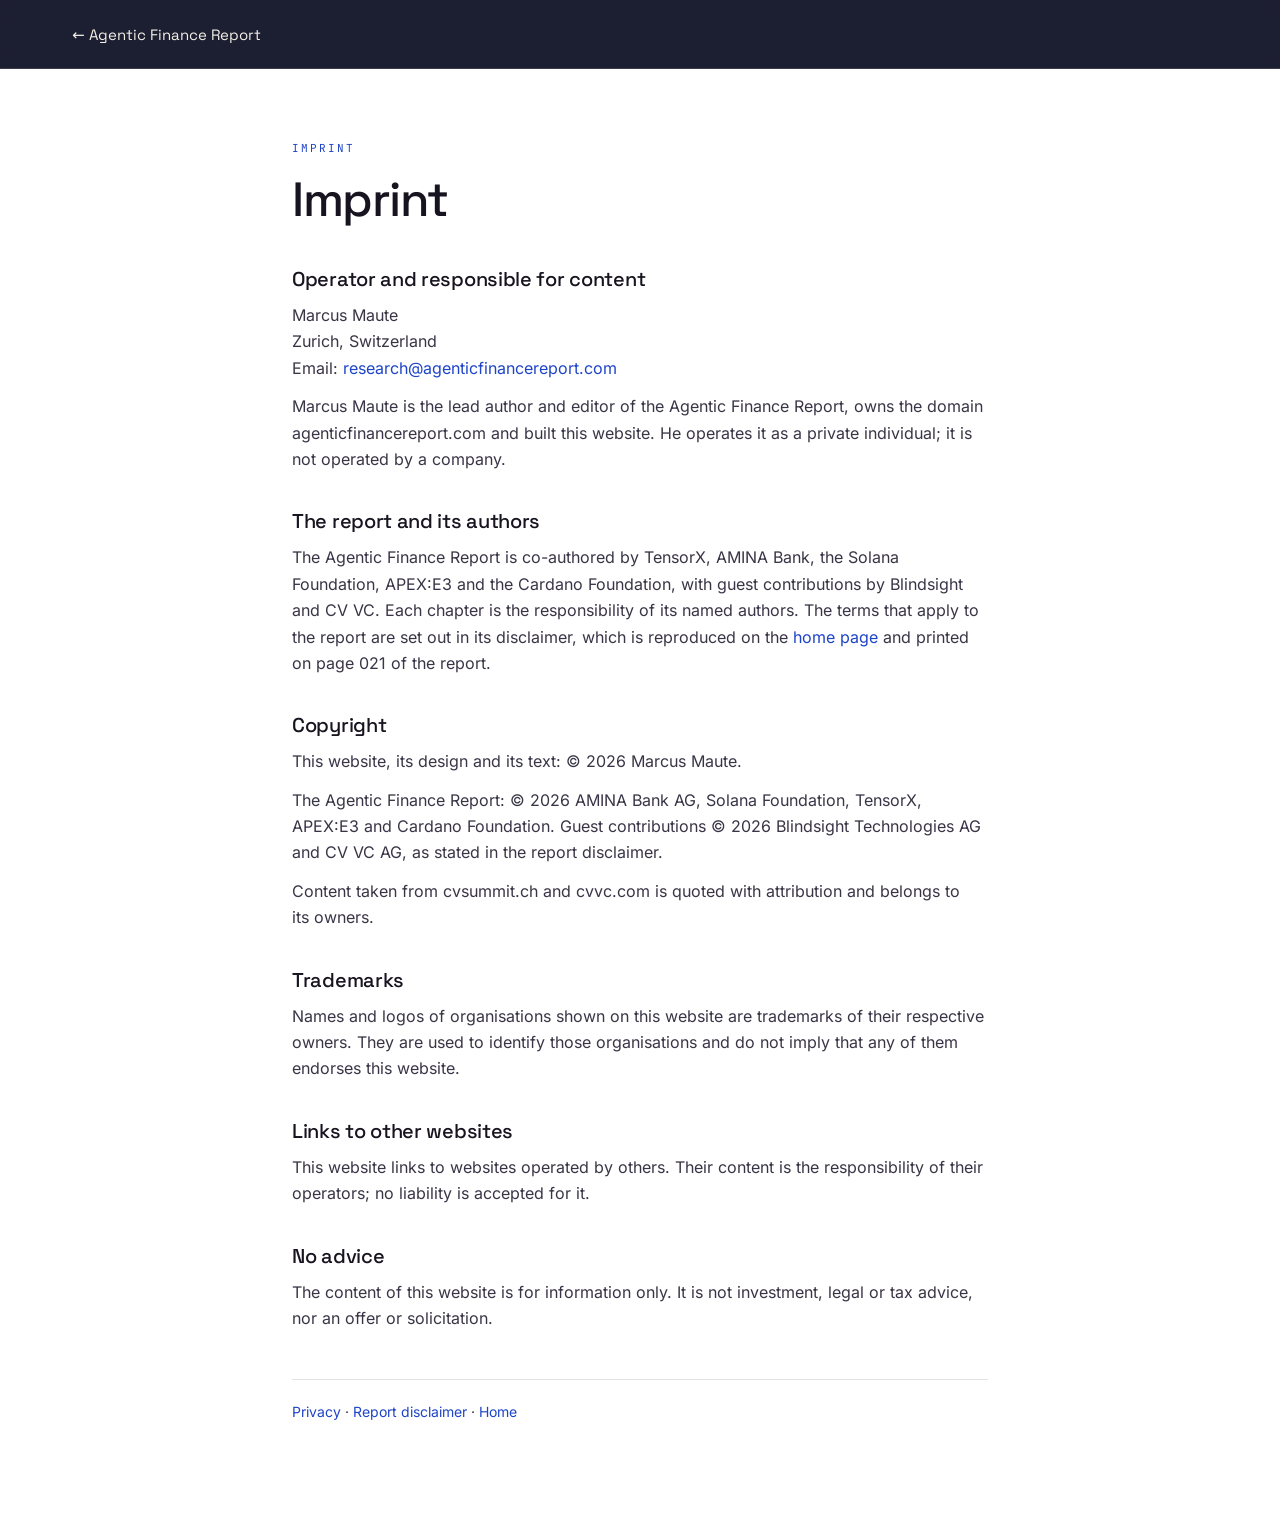
<file: imprint.html>
<!doctype html>
<html lang="en-GB">
<head>
<meta charset="utf-8">
<meta name="viewport" content="width=device-width, initial-scale=1">
<title>Imprint | Agentic Finance Report</title>
<link rel="canonical" href="https://www.agenticfinancereport.com/imprint">
<link rel="icon" href="favicon.svg" type="image/svg+xml">
<link rel="stylesheet" href="assets/css/site.css?v=fbbc166d">
</head>
<body>
<div class="page">
  <header class="site-header legal-header"><div class="wrap"><a class="legal-home" href="./">← Agentic Finance Report</a></div></header>
  <main class="legal">
    <div class="wrap">
      <div class="label">Imprint</div>
      <h1>Imprint</h1>

      <h2>Operator and responsible for content</h2>
      <p>Marcus Maute<br>Zurich, Switzerland<br>Email: <a href="mailto:research@agenticfinancereport.com">research@agenticfinancereport.com</a></p>
      <p>Marcus Maute is the lead author and editor of the Agentic Finance Report, owns the domain agenticfinancereport.com and built this website. He operates it as a private individual; it is not operated by a company.</p>

      <h2>The report and its authors</h2>
      <p>The Agentic Finance Report is co-authored by TensorX, AMINA Bank, the Solana Foundation, APEX:E3 and the Cardano Foundation, with guest contributions by Blindsight and CV VC. Each chapter is the responsibility of its named authors. The terms that apply to the report are set out in its disclaimer, which is reproduced on the <a href="./#disclaimer">home page</a> and printed on page 021 of the report.</p>

      <h2>Copyright</h2>
      <p>This website, its design and its text: © 2026 Marcus Maute.</p>
      <p>The Agentic Finance Report: © 2026 AMINA Bank AG, Solana Foundation, TensorX, APEX:E3 and Cardano Foundation. Guest contributions © 2026 Blindsight Technologies AG and CV VC AG, as stated in the report disclaimer.</p>
      <p>Content taken from cvsummit.ch and cvvc.com is quoted with attribution and belongs to its owners.</p>

      <h2>Trademarks</h2>
      <p>Names and logos of organisations shown on this website are trademarks of their respective owners. They are used to identify those organisations and do not imply that any of them endorses this website.</p>

      <h2>Links to other websites</h2>
      <p>This website links to websites operated by others. Their content is the responsibility of their operators; no liability is accepted for it.</p>

      <h2>No advice</h2>
      <p>The content of this website is for information only. It is not investment, legal or tax advice, nor an offer or solicitation.</p>

      <p class="legal-foot"><a href="privacy.html">Privacy</a> · <a href="./#disclaimer">Report disclaimer</a> · <a href="./">Home</a></p>
    </div>
  </main>
</div>
<!-- Cloudflare Web Analytics: cookieless, aggregate counts only, no individual tracking -->
<script type='module' src='https://static.cloudflareinsights.com/beacon.min.js' data-cf-beacon='{"token": "0870aa6b0ed24a5f9b911a8cc3c4d109"}'></script>
</body>
</html>
</file>
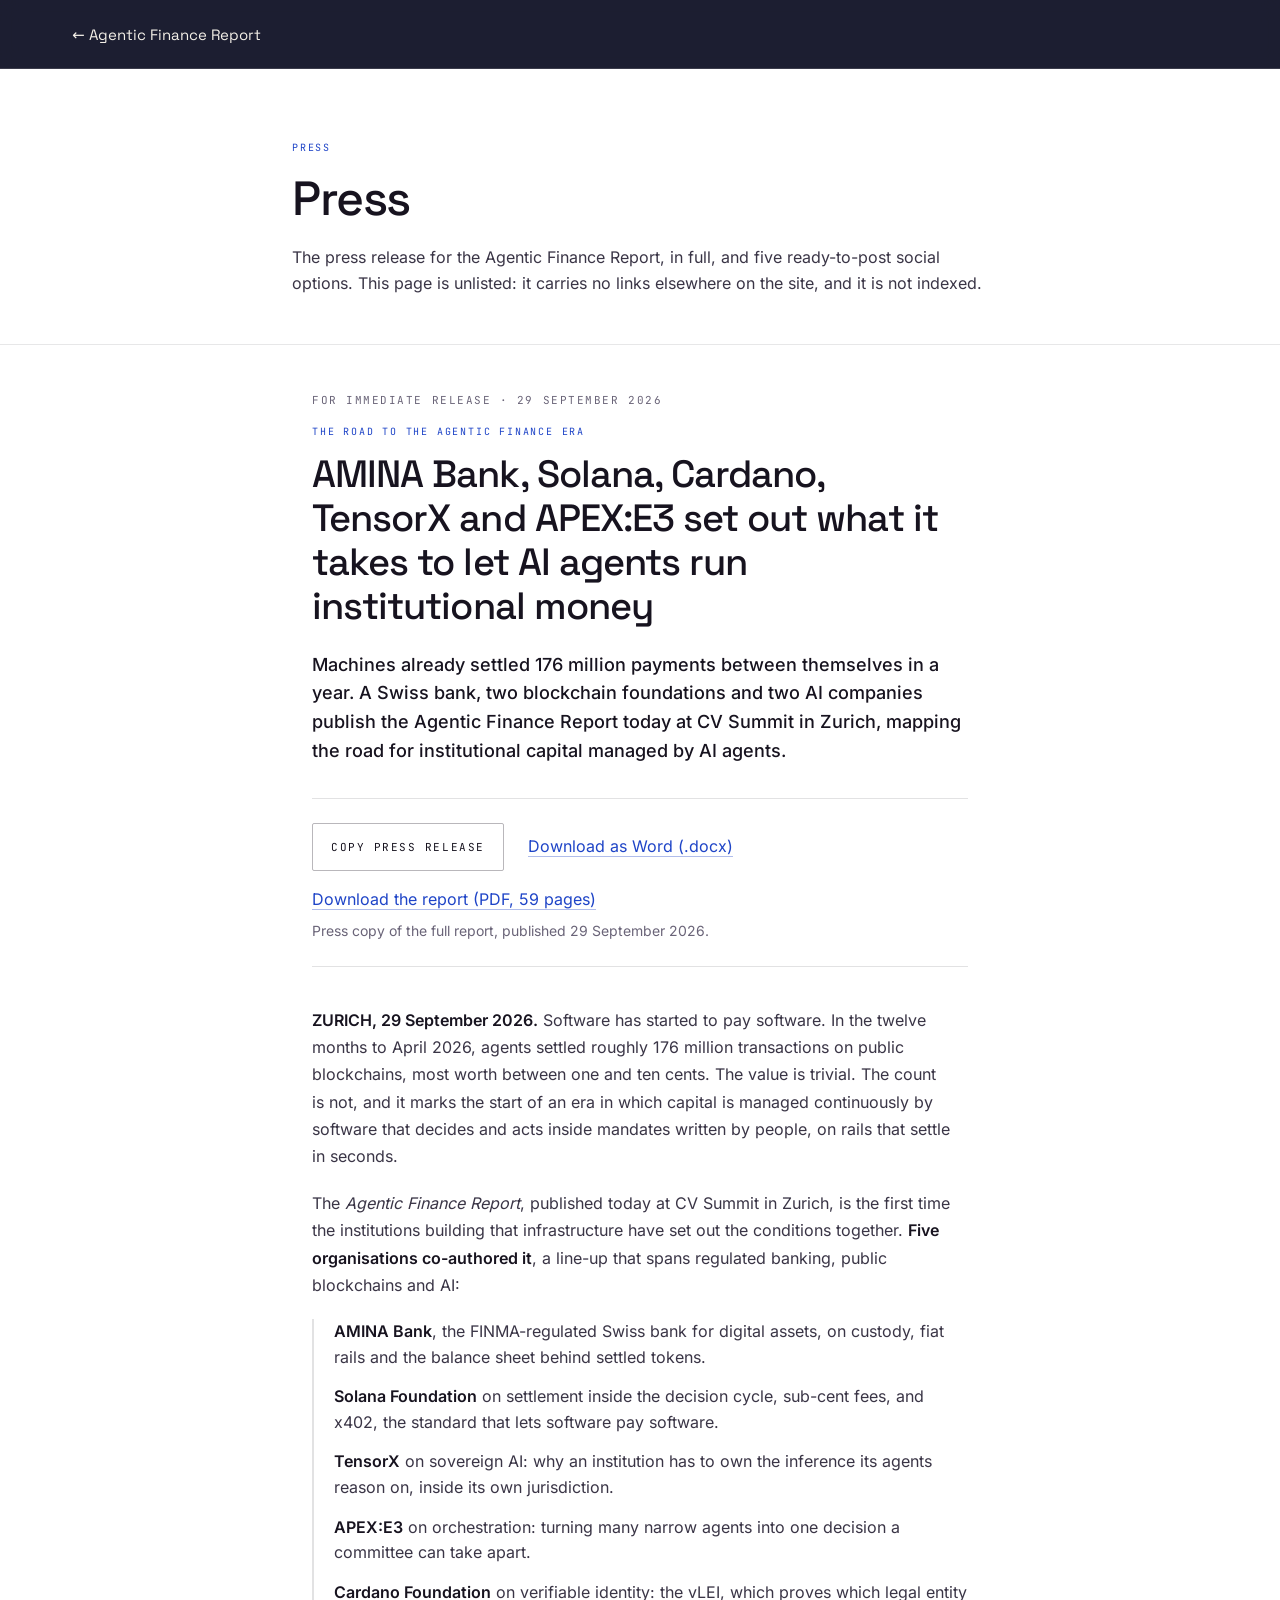
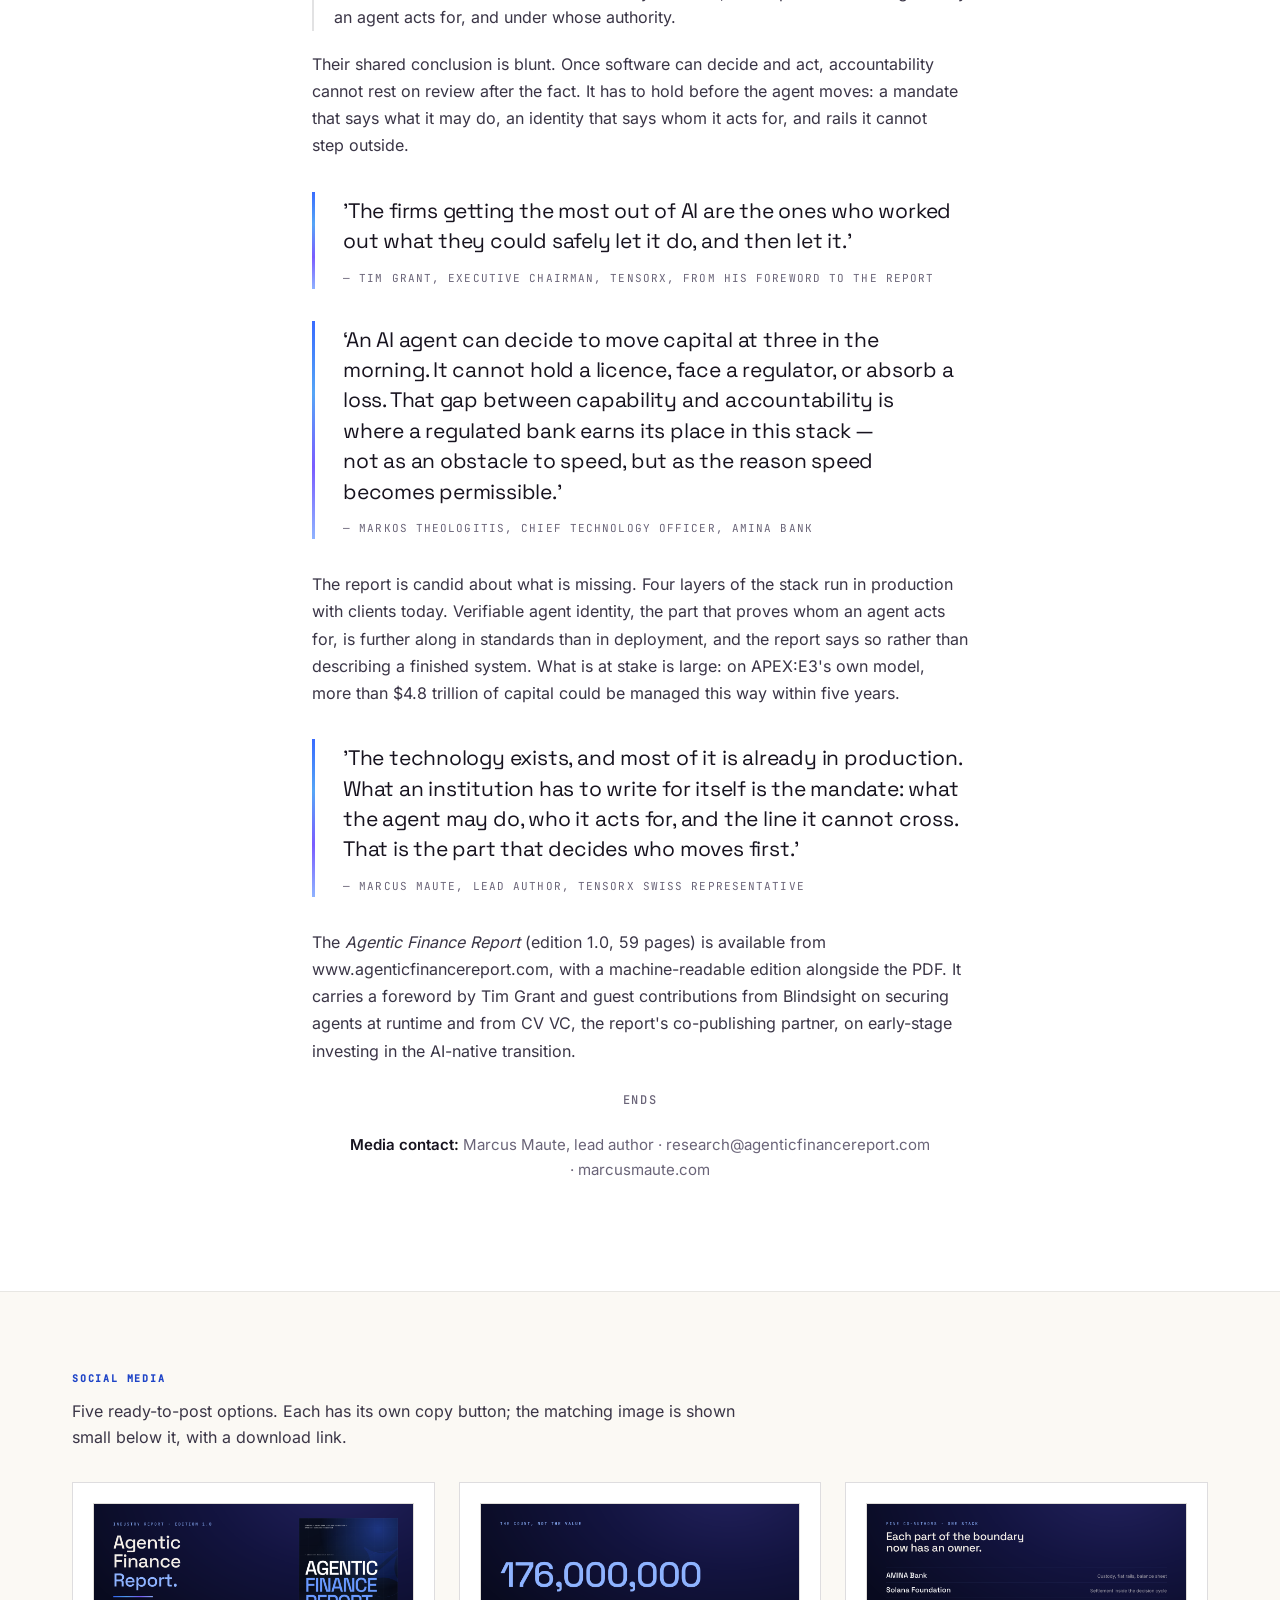
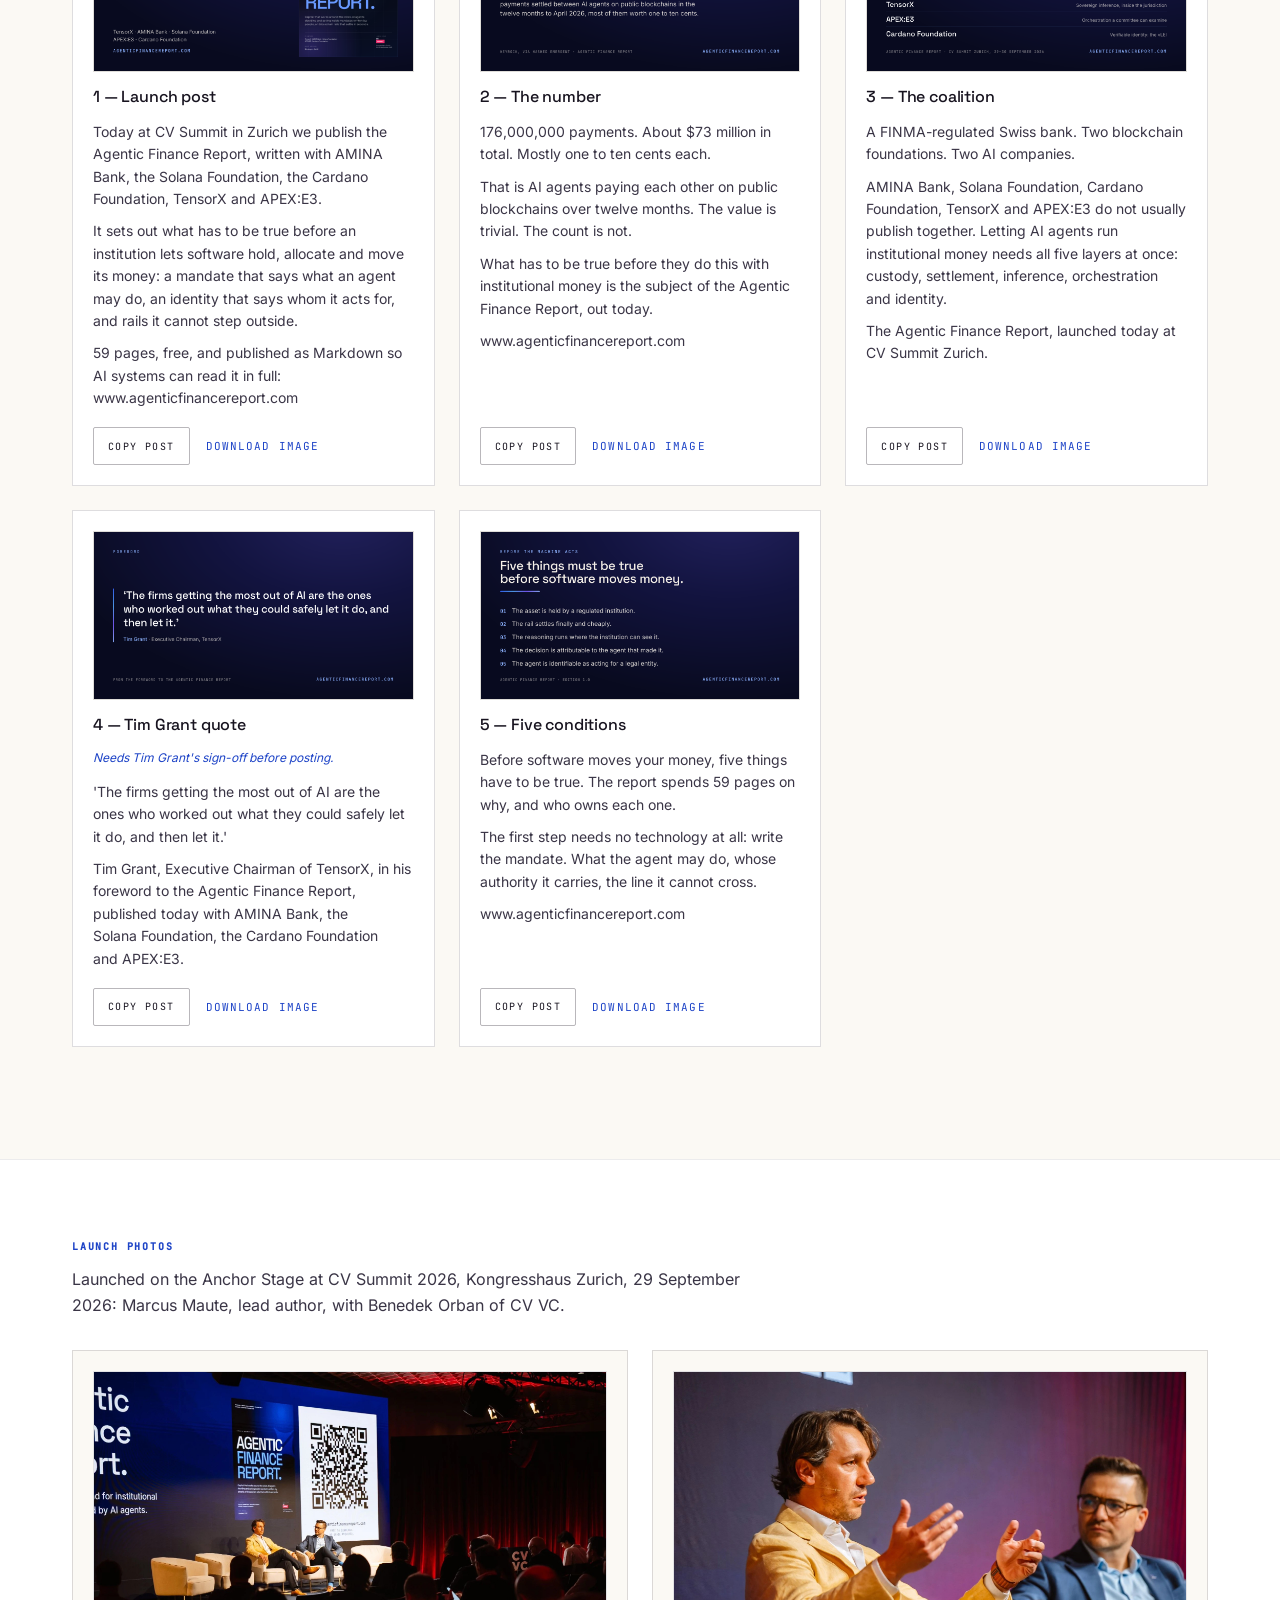
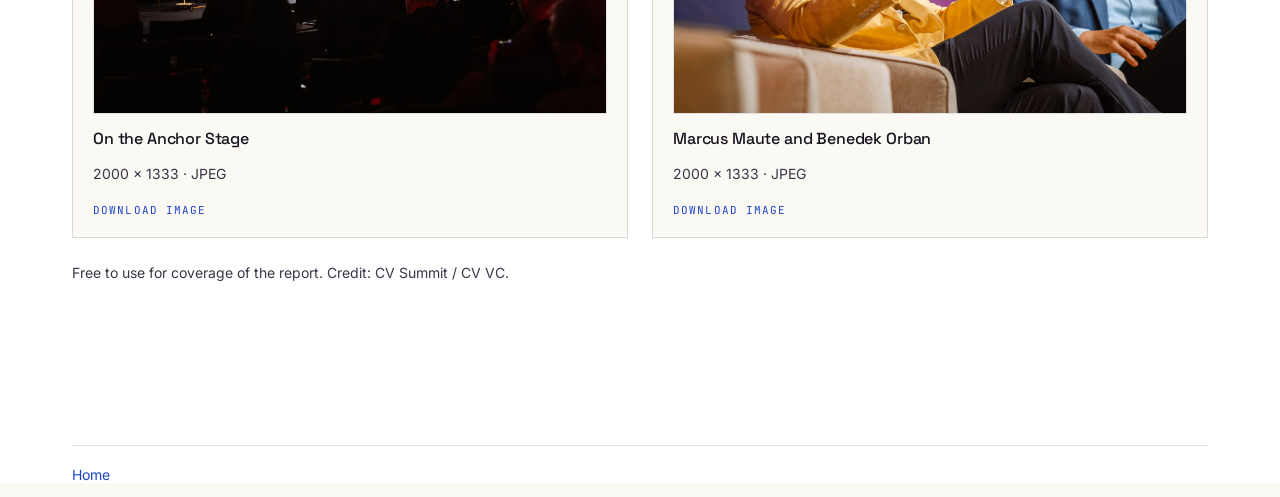
<file: press.html>
<!doctype html>
<html lang="en-GB">
<head>
<meta charset="utf-8">
<meta name="viewport" content="width=device-width, initial-scale=1">
<title>Press | Agentic Finance Report</title>
<meta name="robots" content="noindex, nofollow">
<link rel="canonical" href="https://www.agenticfinancereport.com/press">
<link rel="icon" href="favicon.svg" type="image/svg+xml">
<link rel="stylesheet" href="assets/css/site.css?v=fbbc166d">
</head>
<body>
<div class="page">
  <header class="site-header legal-header"><div class="wrap"><a class="legal-home" href="./">← Agentic Finance Report</a></div></header>

  <main class="press-main">
    <div class="wrap press-head">
      <div class="label">Press</div>
      <h1>Press</h1>
      <p class="press-intro">The press release for the Agentic Finance Report, in full, and five ready-to-post social options. This page is unlisted: it carries no links elsewhere on the site, and it is not indexed.</p>
    </div>

    <section class="press-release" aria-labelledby="pr-h">
      <div class="wrap press-narrow">
        <div class="pr-embargo">For immediate release &middot; 29 September 2026</div>
        <div class="label pr-kicker">The road to the Agentic Finance era</div>
        <h2 id="pr-h" class="pr-headline">AMINA Bank, Solana, Cardano, TensorX and APEX:E3 set out what it takes to let AI agents run institutional money</h2>
        <p class="pr-standfirst">Machines already settled 176 million payments between themselves in a year. A Swiss bank, two blockchain foundations and two AI companies publish the Agentic Finance Report today at CV Summit in Zurich, mapping the road for institutional capital managed by AI agents.</p>

        <div class="pr-actions">
          <button type="button" class="copy" data-copy="#pr-plain" aria-live="polite">Copy press release</button>
          <a class="link-dark" href="assets/press/agentic-finance-report-press-release.docx" download>Download as Word (.docx)</a>
        </div>

        <div class="pr-pdf">
          <a class="link-dark" href="/report.pdf" target="_blank" rel="noopener">Download the report (PDF, 59 pages)</a>
          <p class="pr-pdf-note">Press copy of the full report, published 29 September 2026.</p>
        </div>

        <div class="pr-body">
          <p><strong>ZURICH, 29 September 2026.</strong> Software has started to pay software. In the twelve months to April 2026, agents settled roughly 176 million transactions on public blockchains, most worth between one and ten cents. The value is trivial. The count is not, and it marks the start of an era in which capital is managed continuously by software that decides and acts inside mandates written by people, on rails that settle in seconds.</p>

          <p>The <em>Agentic Finance Report</em>, published today at CV Summit in Zurich, is the first time the institutions building that infrastructure have set out the conditions together. <strong>Five organisations co-authored it</strong>, a line-up that spans regulated banking, public blockchains and AI:</p>

          <ul class="pr-orgs">
            <li><strong>AMINA Bank</strong>, the FINMA-regulated Swiss bank for digital assets, on custody, fiat rails and the balance sheet behind settled tokens.</li>
            <li><strong>Solana Foundation</strong> on settlement inside the decision cycle, sub-cent fees, and x402, the standard that lets software pay software.</li>
            <li><strong>TensorX</strong> on sovereign AI: why an institution has to own the inference its agents reason on, inside its own jurisdiction.</li>
            <li><strong>APEX:E3</strong> on orchestration: turning many narrow agents into one decision a committee can take apart.</li>
            <li><strong>Cardano Foundation</strong> on verifiable identity: the vLEI, which proves which legal entity an agent acts for, and under whose authority.</li>
          </ul>

          <p>Their shared conclusion is blunt. Once software can decide and act, accountability cannot rest on review after the fact. It has to hold before the agent moves: a mandate that says what it may do, an identity that says whom it acts for, and rails it cannot step outside.</p>

          <blockquote class="pull pr-quote">
            <p>'The firms getting the most out of AI are the ones who worked out what they could safely let it do, and then let it.'</p>
            <cite>— Tim Grant, Executive Chairman, TensorX, from his foreword to the report</cite>
          </blockquote>

          <blockquote class="pull pr-quote">
            <p>‘An AI agent can decide to move capital at three in the morning. It cannot hold a licence, face a regulator, or absorb a loss. That gap between capability and accountability is where a regulated bank earns its place in this stack — not as an obstacle to speed, but as the reason speed becomes permissible.’</p>
            <cite>— Markos Theologitis, Chief Technology Officer, AMINA Bank</cite>
          </blockquote>

          <p>The report is candid about what is missing. Four layers of the stack run in production with clients today. Verifiable agent identity, the part that proves whom an agent acts for, is further along in standards than in deployment, and the report says so rather than describing a finished system. What is at stake is large: on APEX:E3's own model, more than $4.8 trillion of capital could be managed this way within five years.</p>

          <blockquote class="pull pr-quote">
            <p>'The technology exists, and most of it is already in production. What an institution has to write for itself is the mandate: what the agent may do, who it acts for, and the line it cannot cross. That is the part that decides who moves first.'</p>
            <cite>— Marcus Maute, lead author, TensorX Swiss Representative</cite>
          </blockquote>

          <p>The <em>Agentic Finance Report</em> (edition 1.0, 59 pages) is available from www.agenticfinancereport.com, with a machine-readable edition alongside the PDF. It carries a foreword by Tim Grant and guest contributions from Blindsight on securing agents at runtime and from CV VC, the report's co-publishing partner, on early-stage investing in the AI-native transition.</p>

          <p class="pr-ends"><strong>Ends</strong></p>

          <p class="pr-contact"><strong>Media contact:</strong> Marcus Maute, lead author · research@agenticfinancereport.com · marcusmaute.com</p>
        </div>

        <pre id="pr-plain" hidden>FOR IMMEDIATE RELEASE · 29 SEPTEMBER 2026
THE ROAD TO THE AGENTIC FINANCE ERA

AMINA Bank, Solana, Cardano, TensorX and APEX:E3 set out what it takes to let AI agents run institutional money

Machines already settled 176 million payments between themselves in a year. A Swiss bank, two blockchain foundations and two AI companies publish the Agentic Finance Report today at CV Summit in Zurich, mapping the road for institutional capital managed by AI agents.

ZURICH, 29 September 2026. Software has started to pay software. In the twelve months to April 2026, agents settled roughly 176 million transactions on public blockchains, most worth between one and ten cents. The value is trivial. The count is not, and it marks the start of an era in which capital is managed continuously by software that decides and acts inside mandates written by people, on rails that settle in seconds.

The Agentic Finance Report, published today at CV Summit in Zurich, is the first time the institutions building that infrastructure have set out the conditions together. Five organisations co-authored it, a line-up that spans regulated banking, public blockchains and AI:

- AMINA Bank, the FINMA-regulated Swiss bank for digital assets, on custody, fiat rails and the balance sheet behind settled tokens.
- Solana Foundation on settlement inside the decision cycle, sub-cent fees, and x402, the standard that lets software pay software.
- TensorX on sovereign AI: why an institution has to own the inference its agents reason on, inside its own jurisdiction.
- APEX:E3 on orchestration: turning many narrow agents into one decision a committee can take apart.
- Cardano Foundation on verifiable identity: the vLEI, which proves which legal entity an agent acts for, and under whose authority.

Their shared conclusion is blunt. Once software can decide and act, accountability cannot rest on review after the fact. It has to hold before the agent moves: a mandate that says what it may do, an identity that says whom it acts for, and rails it cannot step outside.

'The firms getting the most out of AI are the ones who worked out what they could safely let it do, and then let it.'
— Tim Grant, Executive Chairman, TensorX, from his foreword to the report

‘An AI agent can decide to move capital at three in the morning. It cannot hold a licence, face a regulator, or absorb a loss. That gap between capability and accountability is where a regulated bank earns its place in this stack — not as an obstacle to speed, but as the reason speed becomes permissible.’
— Markos Theologitis, Chief Technology Officer, AMINA Bank

The report is candid about what is missing. Four layers of the stack run in production with clients today. Verifiable agent identity, the part that proves whom an agent acts for, is further along in standards than in deployment, and the report says so rather than describing a finished system. What is at stake is large: on APEX:E3's own model, more than $4.8 trillion of capital could be managed this way within five years.

'The technology exists, and most of it is already in production. What an institution has to write for itself is the mandate: what the agent may do, who it acts for, and the line it cannot cross. That is the part that decides who moves first.'
— Marcus Maute, lead author, TensorX Swiss Representative

The Agentic Finance Report (edition 1.0, 59 pages) is available from www.agenticfinancereport.com, with a machine-readable edition alongside the PDF. It carries a foreword by Tim Grant and guest contributions from Blindsight on securing agents at runtime and from CV VC, the report's co-publishing partner, on early-stage investing in the AI-native transition.

Ends

Media contact: Marcus Maute, lead author · research@agenticfinancereport.com · marcusmaute.com</pre>
      </div>
    </section>

    <section class="press-social" aria-labelledby="soc-h">
      <div class="wrap">
        <h2 id="soc-h" class="label">Social media</h2>
        <p class="press-intro">Five ready-to-post options. Each has its own copy button; the matching image is shown small below it, with a download link.</p>

        <div class="social-grid">
          <article class="social-card">
            <img class="social-thumb" src="assets/press/social/01-cover.png" alt="Launch post image: Agentic Finance Report cover" loading="lazy" width="1200" height="630">
            <h3>1 — Launch post</h3>
            <div class="social-text">
              <p>Today at CV Summit in Zurich we publish the Agentic Finance Report, written with AMINA Bank, the Solana Foundation, the Cardano Foundation, TensorX and APEX:E3.</p>
              <p>It sets out what has to be true before an institution lets software hold, allocate and move its money: a mandate that says what an agent may do, an identity that says whom it acts for, and rails it cannot step outside.</p>
              <p>59 pages, free, and published as Markdown so AI systems can read it in full: www.agenticfinancereport.com</p>
            </div>
            <div class="social-actions">
              <button type="button" class="copy" data-copy="#post-1" aria-live="polite">Copy post</button>
              <a class="mono-link" href="assets/press/social/01-cover.png" download>Download image</a>
            </div>
            <pre id="post-1" hidden>Today at CV Summit in Zurich we publish the Agentic Finance Report, written with AMINA Bank, the Solana Foundation, the Cardano Foundation, TensorX and APEX:E3.

It sets out what has to be true before an institution lets software hold, allocate and move its money: a mandate that says what an agent may do, an identity that says whom it acts for, and rails it cannot step outside.

59 pages, free, and published as Markdown so AI systems can read it in full: www.agenticfinancereport.com</pre>
          </article>

          <article class="social-card">
            <img class="social-thumb" src="assets/press/social/02-number.png" alt="Social image: 176,000,000 payments" loading="lazy" width="1200" height="630">
            <h3>2 — The number</h3>
            <div class="social-text">
              <p>176,000,000 payments. About $73 million in total. Mostly one to ten cents each.</p>
              <p>That is AI agents paying each other on public blockchains over twelve months. The value is trivial. The count is not.</p>
              <p>What has to be true before they do this with institutional money is the subject of the Agentic Finance Report, out today.</p>
              <p>www.agenticfinancereport.com</p>
            </div>
            <div class="social-actions">
              <button type="button" class="copy" data-copy="#post-2" aria-live="polite">Copy post</button>
              <a class="mono-link" href="assets/press/social/02-number.png" download>Download image</a>
            </div>
            <pre id="post-2" hidden>176,000,000 payments. About $73 million in total. Mostly one to ten cents each.

That is AI agents paying each other on public blockchains over twelve months. The value is trivial. The count is not.

What has to be true before they do this with institutional money is the subject of the Agentic Finance Report, out today.

www.agenticfinancereport.com</pre>
          </article>

          <article class="social-card">
            <img class="social-thumb" src="assets/press/social/03-coalition.png" alt="Social image: the coalition of co-authors" loading="lazy" width="1200" height="630">
            <h3>3 — The coalition</h3>
            <div class="social-text">
              <p>A FINMA-regulated Swiss bank. Two blockchain foundations. Two AI companies.</p>
              <p>AMINA Bank, Solana Foundation, Cardano Foundation, TensorX and APEX:E3 do not usually publish together. Letting AI agents run institutional money needs all five layers at once: custody, settlement, inference, orchestration and identity.</p>
              <p>The Agentic Finance Report, launched today at CV Summit Zurich.</p>
            </div>
            <div class="social-actions">
              <button type="button" class="copy" data-copy="#post-3" aria-live="polite">Copy post</button>
              <a class="mono-link" href="assets/press/social/03-coalition.png" download>Download image</a>
            </div>
            <pre id="post-3" hidden>A FINMA-regulated Swiss bank. Two blockchain foundations. Two AI companies.

AMINA Bank, Solana Foundation, Cardano Foundation, TensorX and APEX:E3 do not usually publish together. Letting AI agents run institutional money needs all five layers at once: custody, settlement, inference, orchestration and identity.

The Agentic Finance Report, launched today at CV Summit Zurich.</pre>
          </article>

          <article class="social-card">
            <img class="social-thumb" src="assets/press/social/04-quote.png" alt="Social image: Tim Grant quote" loading="lazy" width="1200" height="630">
            <h3>4 — Tim Grant quote</h3>
            <p class="social-note">Needs Tim Grant's sign-off before posting.</p>
            <div class="social-text">
              <p>'The firms getting the most out of AI are the ones who worked out what they could safely let it do, and then let it.'</p>
              <p>Tim Grant, Executive Chairman of TensorX, in his foreword to the Agentic Finance Report, published today with AMINA Bank, the Solana Foundation, the Cardano Foundation and APEX:E3.</p>
            </div>
            <div class="social-actions">
              <button type="button" class="copy" data-copy="#post-4" aria-live="polite">Copy post</button>
              <a class="mono-link" href="assets/press/social/04-quote.png" download>Download image</a>
            </div>
            <pre id="post-4" hidden>'The firms getting the most out of AI are the ones who worked out what they could safely let it do, and then let it.'

Tim Grant, Executive Chairman of TensorX, in his foreword to the Agentic Finance Report, published today with AMINA Bank, the Solana Foundation, the Cardano Foundation and APEX:E3.</pre>
          </article>

          <article class="social-card">
            <img class="social-thumb" src="assets/press/social/05-five.png" alt="Social image: five conditions" loading="lazy" width="1200" height="630">
            <h3>5 — Five conditions</h3>
            <div class="social-text">
              <p>Before software moves your money, five things have to be true. The report spends 59 pages on why, and who owns each one.</p>
              <p>The first step needs no technology at all: write the mandate. What the agent may do, whose authority it carries, the line it cannot cross.</p>
              <p>www.agenticfinancereport.com</p>
            </div>
            <div class="social-actions">
              <button type="button" class="copy" data-copy="#post-5" aria-live="polite">Copy post</button>
              <a class="mono-link" href="assets/press/social/05-five.png" download>Download image</a>
            </div>
            <pre id="post-5" hidden>Before software moves your money, five things have to be true. The report spends 59 pages on why, and who owns each one.

The first step needs no technology at all: write the mandate. What the agent may do, whose authority it carries, the line it cannot cross.

www.agenticfinancereport.com</pre>
          </article>
        </div>
      </div>
    </section>

    <section class="press-photos" aria-labelledby="photo-h">
      <div class="wrap">
        <h2 id="photo-h" class="label">Launch photos</h2>
        <p class="press-intro">Launched on the Anchor Stage at CV Summit 2026, Kongresshaus Zurich, 29 September 2026: Marcus Maute, lead author, with Benedek Orban of CV VC.</p>

        <div class="photo-grid">
          <article class="photo-card">
            <img class="photo-thumb" src="assets/press/photos/launch-stage-wide.jpg" alt="The Anchor Stage at CV Summit 2026 in Zurich, with Marcus Maute and Benedek Orban in conversation in front of a large screen showing the Agentic Finance Report cover and a QR code" loading="lazy" width="2000" height="1333">
            <h3>On the Anchor Stage</h3>
            <p class="photo-dims">2000 × 1333 · JPEG</p>
            <div class="photo-actions">
              <a class="mono-link" href="assets/press/photos/launch-stage-wide.jpg" download>Download image</a>
            </div>
          </article>

          <article class="photo-card">
            <img class="photo-thumb" src="assets/press/photos/launch-stage-close.jpg" alt="Close-up of Marcus Maute, lead author of the Agentic Finance Report, and Benedek Orban of CV VC in conversation on stage at CV Summit 2026" loading="lazy" width="2000" height="1333">
            <h3>Marcus Maute and Benedek Orban</h3>
            <p class="photo-dims">2000 × 1333 · JPEG</p>
            <div class="photo-actions">
              <a class="mono-link" href="assets/press/photos/launch-stage-close.jpg" download>Download image</a>
            </div>
          </article>
        </div>

        <p class="photo-credit">Free to use for coverage of the report. Credit: CV Summit / CV VC.</p>
      </div>
    </section>

    <div class="wrap"><p class="legal-foot"><a href="./">Home</a></p></div>
  </main>
</div>
<script src="assets/js/site.js?v=afc0c634" defer></script>
<!-- Cloudflare Web Analytics: cookieless, aggregate counts only, no individual tracking -->
<script type='module' src='https://static.cloudflareinsights.com/beacon.min.js' data-cf-beacon='{"token": "0870aa6b0ed24a5f9b911a8cc3c4d109"}'></script>
</body>
</html>
</file>
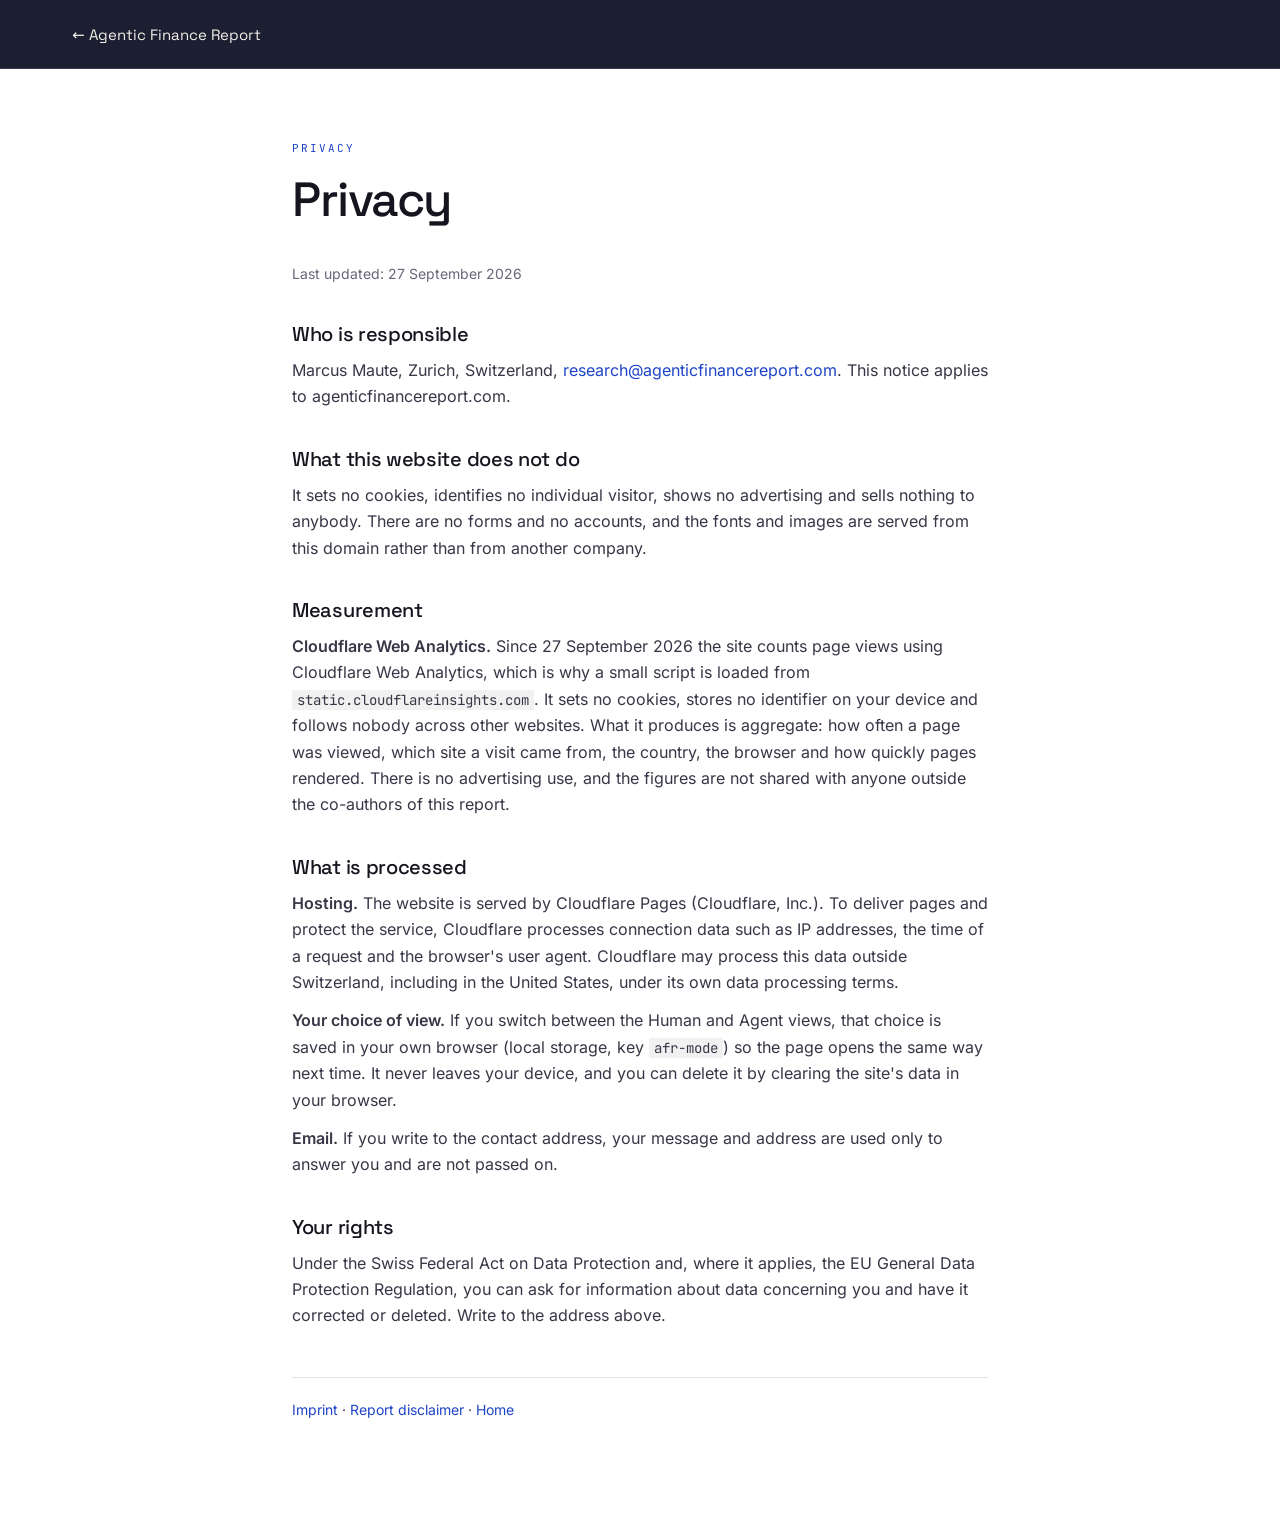
<file: privacy.html>
<!doctype html>
<html lang="en-GB">
<head>
<meta charset="utf-8">
<meta name="viewport" content="width=device-width, initial-scale=1">
<title>Privacy | Agentic Finance Report</title>
<link rel="canonical" href="https://www.agenticfinancereport.com/privacy">
<link rel="icon" href="favicon.svg" type="image/svg+xml">
<link rel="stylesheet" href="assets/css/site.css?v=fbbc166d">
</head>
<body>
<div class="page">
  <header class="site-header legal-header"><div class="wrap"><a class="legal-home" href="./">← Agentic Finance Report</a></div></header>
  <main class="legal">
    <div class="wrap">
      <div class="label">Privacy</div>
      <h1>Privacy</h1>
      <p class="legal-date">Last updated: 27 September 2026</p>

      <h2>Who is responsible</h2>
      <p>Marcus Maute, Zurich, Switzerland, <a href="mailto:research@agenticfinancereport.com">research@agenticfinancereport.com</a>. This notice applies to agenticfinancereport.com.</p>

      <h2>What this website does not do</h2>
      <p>It sets no cookies, identifies no individual visitor, shows no advertising and sells nothing to anybody. There are no forms and no accounts, and the fonts and images are served from this domain rather than from another company.</p>

      <h2>Measurement</h2>
      <p><strong>Cloudflare Web Analytics.</strong> Since 27 September 2026 the site counts page views using Cloudflare Web Analytics, which is why a small script is loaded from <code>static.cloudflareinsights.com</code>. It sets no cookies, stores no identifier on your device and follows nobody across other websites. What it produces is aggregate: how often a page was viewed, which site a visit came from, the country, the browser and how quickly pages rendered. There is no advertising use, and the figures are not shared with anyone outside the co-authors of this report.</p>

      <h2>What is processed</h2>
      <p><strong>Hosting.</strong> The website is served by Cloudflare Pages (Cloudflare, Inc.). To deliver pages and protect the service, Cloudflare processes connection data such as IP addresses, the time of a request and the browser's user agent. Cloudflare may process this data outside Switzerland, including in the United States, under its own data processing terms.</p>
      <p><strong>Your choice of view.</strong> If you switch between the Human and Agent views, that choice is saved in your own browser (local storage, key <code>afr-mode</code>) so the page opens the same way next time. It never leaves your device, and you can delete it by clearing the site's data in your browser.</p>
      <p><strong>Email.</strong> If you write to the contact address, your message and address are used only to answer you and are not passed on.</p>

      <h2>Your rights</h2>
      <p>Under the Swiss Federal Act on Data Protection and, where it applies, the EU General Data Protection Regulation, you can ask for information about data concerning you and have it corrected or deleted. Write to the address above.</p>

      <p class="legal-foot"><a href="imprint.html">Imprint</a> · <a href="./#disclaimer">Report disclaimer</a> · <a href="./">Home</a></p>
    </div>
  </main>
</div>
<!-- Cloudflare Web Analytics: cookieless, aggregate counts only, no individual tracking -->
<script type='module' src='https://static.cloudflareinsights.com/beacon.min.js' data-cf-beacon='{"token": "0870aa6b0ed24a5f9b911a8cc3c4d109"}'></script>
</body>
</html>
</file>
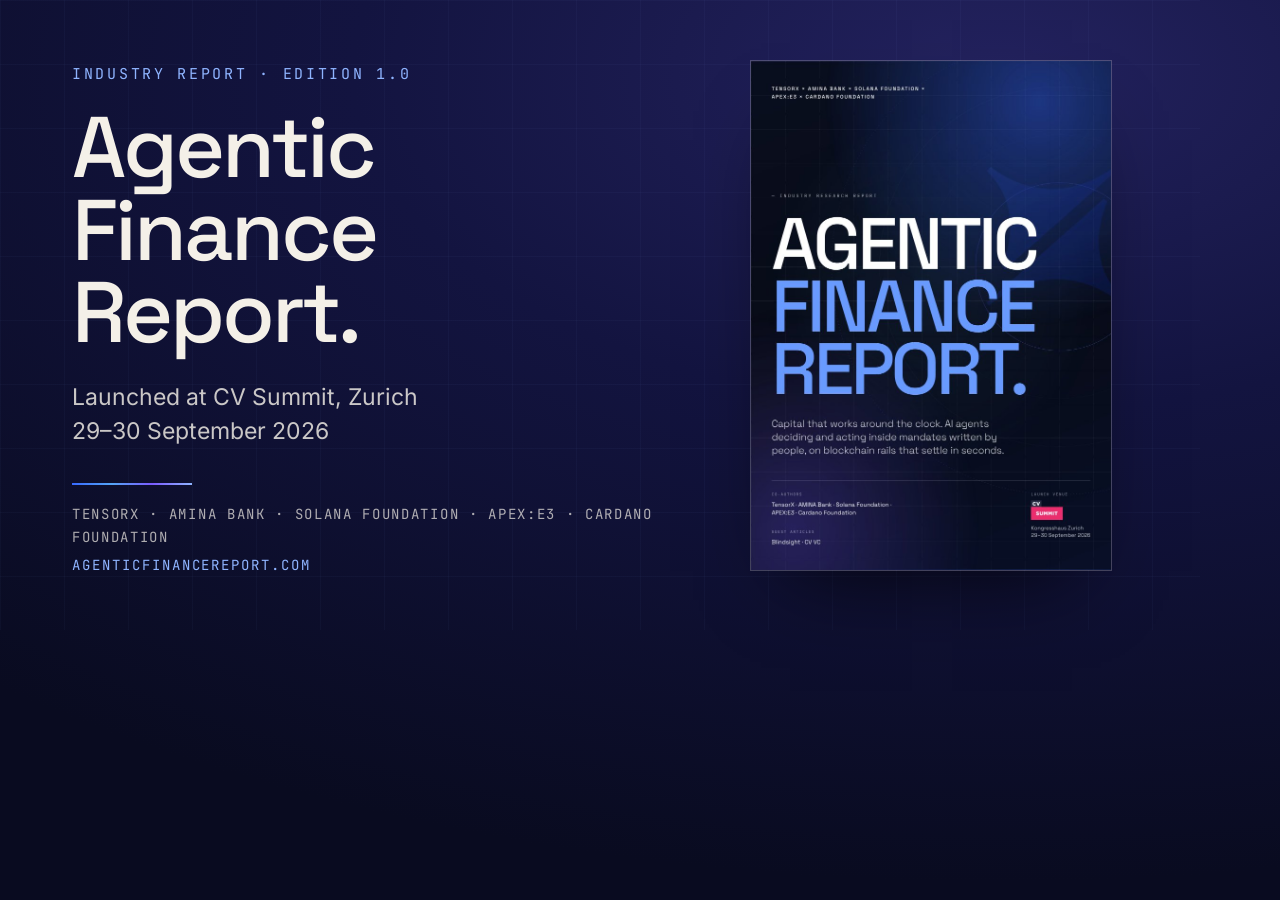
<file: tools/og.html>
<html><head><meta charset="utf-8"><style>
@font-face{font-family:SG;font-weight:500;src:url(../assets/fonts/SpaceGrotesk-500.woff2)}
@font-face{font-family:IN;font-weight:400;src:url(../assets/fonts/Inter-400.woff2)}
@font-face{font-family:JB;font-weight:400;src:url(../assets/fonts/JetBrainsMono-400.woff2)}
@page{size:1200px 630px;margin:0}
body{margin:0;width:1200px;height:630px;overflow:hidden;background:radial-gradient(120% 90% at 78% 8%,#23225E 0%,#131440 42%,#090B20 100%);color:#F4F0E8;position:relative}
.tex{position:absolute;inset:0;opacity:.5;background-image:linear-gradient(rgba(143,180,255,.07) 1px,transparent 1px),linear-gradient(90deg,rgba(143,180,255,.07) 1px,transparent 1px);background-size:64px 64px}
.l{position:absolute;left:72px;top:64px;width:660px}
.e{font-family:JB;font-size:15px;letter-spacing:.18em;text-transform:uppercase;color:#8FB4FF}
h1{font-family:SG;font-weight:500;font-size:86px;line-height:.96;letter-spacing:-.035em;margin:22px 0 0}
p{font-family:IN;font-size:23px;line-height:1.5;color:rgba(244,240,232,.82);margin:26px 0 0}
.rule{height:2px;width:120px;background:linear-gradient(90deg,#386AFF,#55A5F6,#7A5CFF,#8FB4FF);margin-top:34px}
.co{font-family:JB;font-size:14px;letter-spacing:.12em;text-transform:uppercase;color:rgba(244,240,232,.7);margin-top:18px;line-height:1.7}
.d{font-family:JB;font-size:14px;letter-spacing:.14em;text-transform:uppercase;color:#8FB4FF;margin-top:6px}
.c{position:absolute;right:88px;top:60px;width:360px;height:509px;border:1px solid rgba(244,240,232,.22);box-shadow:0 40px 80px -40px rgba(0,0,0,.8)}
.c img{width:100%;height:100%;display:block}
</style></head><body><div class="tex"></div>
<div class="l"><div class="e">Industry report · Edition 1.0</div><h1>Agentic<br>Finance<br>Report.</h1>
<p>Launched at CV Summit, Zurich<br>29–30 September 2026</p>
<div class="rule"></div><div class="co">TensorX · AMINA Bank · Solana Foundation · APEX:E3 · Cardano Foundation</div><div class="d">agenticfinancereport.com</div></div>
<div class="c"><img src="../assets/img/report-cover.jpg"></div></body></html>
</file>
<file: assets/css/site.css>
/* agenticfinancereport.com — built from design_handoff_agentic_finance_site (high fidelity) */

@font-face { font-family: 'Space Grotesk'; font-style: normal; font-weight: 400; font-display: swap; src: url(../fonts/SpaceGrotesk-400.woff2) format('woff2'); }
@font-face { font-family: 'Space Grotesk'; font-style: normal; font-weight: 500; font-display: swap; src: url(../fonts/SpaceGrotesk-500.woff2) format('woff2'); }
@font-face { font-family: 'Space Grotesk'; font-style: normal; font-weight: 600; font-display: swap; src: url(../fonts/SpaceGrotesk-600.woff2) format('woff2'); }
@font-face { font-family: 'Inter'; font-style: normal; font-weight: 400; font-display: swap; src: url(../fonts/Inter-400.woff2) format('woff2'); }
@font-face { font-family: 'Inter'; font-style: normal; font-weight: 500; font-display: swap; src: url(../fonts/Inter-500.woff2) format('woff2'); }
@font-face { font-family: 'Inter'; font-style: normal; font-weight: 600; font-display: swap; src: url(../fonts/Inter-600.woff2) format('woff2'); }
@font-face { font-family: 'JetBrains Mono'; font-style: normal; font-weight: 400; font-display: swap; src: url(../fonts/JetBrainsMono-400.woff2) format('woff2'); }
@font-face { font-family: 'Michroma'; font-style: normal; font-weight: 400; font-display: swap; src: url(../fonts/Michroma-400.woff2) format('woff2'); }
@font-face { font-family: 'JetBrains Mono'; font-style: normal; font-weight: 500; font-display: swap; src: url(../fonts/JetBrainsMono-500.woff2) format('woff2'); }

:root {
  --navy-top: #23225E;
  --navy-mid: #131440;
  --navy-base: #090B20;
  --ink-dark: #F4F0E8;
  --white: #FFFFFF;
  --cream: #FBF9F4;
  --ink: #17131F;
  --body: #3A3546;
  --muted: #6A6478;
  --blue: #386AFF;
  --blue-hover: #5580FF;
  --blue-deep: #1E44C7;
  --blue-light: #8FB4FF;
  --grad: linear-gradient(90deg, #386AFF, #55A5F6, #7A5CFF, #8FB4FF);
  --grad-v: linear-gradient(180deg, #386AFF, #55A5F6, #7A5CFF, #8FB4FF);
  --display: 'Space Grotesk', system-ui, sans-serif;
  --sans: 'Inter', system-ui, -apple-system, 'Segoe UI', sans-serif;
  --mono: 'JetBrains Mono', ui-monospace, 'SFMono-Regular', Menlo, monospace;
}

html { scroll-behavior: smooth; }
body { margin: 0; background: var(--cream); color: var(--ink); font-family: var(--sans); -webkit-font-smoothing: antialiased; text-wrap: pretty; }
* { box-sizing: border-box; }
img { max-width: 100%; display: block; }
a { color: var(--blue-deep); text-decoration: none; }
a:hover { color: var(--ink); text-decoration: underline; text-underline-offset: 3px; }
:focus-visible { outline: 2px solid var(--blue); outline-offset: 3px; }
@media (prefers-reduced-motion: reduce) { html { scroll-behavior: auto; } * { transition: none !important; animation: none !important; } }

.page { min-height: 100vh; overflow-x: clip; }
html, body { overflow-x: clip; }
.wrap { max-width: 1200px; margin: 0 auto; padding: 0 32px; }
/* Off-canvas to the left: width:1px does not constrain a <table>, and an absolutely positioned
   element overflowing to the right still extends the document scroll width (the evidence panels'
   screen-reader tables did, by ~260px on a phone). Overflow to the left never does. */
.sr-only { position: absolute; left: -10000px; top: auto; width: 1px; height: 1px; padding: 0; margin: 0; overflow: hidden; clip: rect(0 0 0 0); white-space: nowrap; border: 0; }

/* ---------- shared type ---------- */
.label { font-family: var(--mono); font-size: 10px; letter-spacing: 0.18em; text-transform: uppercase; }
.label-11 { font-size: 11px; }
.h2 { font-family: var(--display); font-weight: 500; font-size: clamp(30px, 3.8vw, 46px); line-height: 1.1; letter-spacing: -0.028em; margin: 0; max-width: 22em; }
.accent { color: var(--blue-deep); }
.grad-rule { height: 1px; background: var(--grad); max-width: 120px; margin-bottom: 40px; }
.grid-tex { position: absolute; inset: 0; opacity: 0.4; background-image: linear-gradient(rgba(143,180,255,0.07) 1px, transparent 1px), linear-gradient(90deg, rgba(143,180,255,0.07) 1px, transparent 1px); background-size: 64px 64px; pointer-events: none; }
.dark { position: relative; color: var(--ink-dark); overflow: hidden; }
.dark > .wrap { position: relative; }

/* ---------- buttons ---------- */
.btn { display: inline-flex; align-items: center; height: 56px; padding: 0 30px; background: var(--blue); color: #FFFFFF; font-size: 16px; font-weight: 500; border-radius: 2px; text-decoration: none; transition: background-color .15s ease; }
.btn:hover { background: var(--blue-hover); color: #FFFFFF; text-decoration: none; }
.link-dark { display: inline-flex; align-items: center; height: 56px; color: var(--blue-light); font-size: 16px; text-decoration: none; border-bottom: 1px solid rgba(143,180,255,0.4); }
.link-dark:hover { color: var(--ink-dark); text-decoration: none; }

/* ---------- mode toggle ---------- */
.mode { display: inline-flex; align-items: center; gap: 4px; padding: 4px; border: 1px solid rgba(244,240,232,0.22); border-radius: 999px; background: rgba(244,240,232,0.04); }
.mode button { display: inline-flex; align-items: center; gap: 9px; height: 36px; padding: 0 16px; border-radius: 999px; font-family: var(--display); font-size: 15px; font-weight: 500; cursor: pointer; white-space: nowrap; border: 1px solid transparent; background: transparent; color: rgba(244,240,232,0.55); }
.mode button[aria-pressed="true"] { border-color: rgba(244,240,232,0.45); background: rgba(244,240,232,0.10); color: var(--ink-dark); }
.mode button:not([aria-pressed="true"]):hover { color: var(--ink-dark); }
.mode .dot { width: 9px; height: 9px; border-radius: 999px; border: 1.5px solid currentColor; display: block; }
.mode .prompt { font-family: var(--mono); font-size: 12px; letter-spacing: 0; }

/* ---------- 1. header ---------- */
.site-header { position: sticky; top: 0; z-index: 50; background: rgba(9,11,32,0.92); -webkit-backdrop-filter: blur(12px); backdrop-filter: blur(12px); border-bottom: 1px solid rgba(244,240,232,0.14); }
.site-header .wrap { height: 68px; display: flex; align-items: center; justify-content: space-between; gap: 24px; }
.header-cta { display: inline-flex; align-items: center; height: 44px; padding: 0 20px; background: var(--blue); color: #FFFFFF; font-size: 14px; font-weight: 500; border-radius: 2px; text-decoration: none; white-space: nowrap; transition: background-color .15s ease; }
.header-cta:hover { background: var(--blue-deep); color: #FFFFFF; text-decoration: none; }

/* ---------- 2. hero ---------- */
.hero { background: radial-gradient(120% 90% at 78% 8%, #23225E 0%, #131440 42%, #090B20 100%); }
.hero .grid-tex { opacity: 0.5; }
.hero .wrap { padding-top: 96px; }
.hero-grid { display: grid; grid-template-columns: repeat(auto-fit, minmax(min(320px, 100%), 1fr)); gap: 64px; align-items: start; }
.hero-grid > div { min-width: 0; }
.hero .eyebrow { font-family: var(--mono); font-size: 11px; letter-spacing: 0.18em; text-transform: uppercase; color: var(--blue-light); }
.hero h1 { font-family: var(--display); font-weight: 500; font-size: clamp(56px, 8vw, 104px); line-height: 0.96; letter-spacing: -0.035em; margin: 22px 0 0; }
.hero .sub { font-size: 19px; line-height: 1.55; color: rgba(244,240,232,0.82); max-width: 33em; margin: 28px 0 0; }
.hero .actions { display: flex; flex-wrap: wrap; align-items: center; gap: 24px; margin: 40px 0 0; }
.hero .note { font-family: var(--mono); font-size: 11px; letter-spacing: 0.14em; text-transform: uppercase; color: rgba(244,240,232,0.55); margin: 28px 0 0; line-height: 1.6; }
.cover-col { display: flex; justify-content: center; padding-bottom: 8px; }
.cover { display: block; width: 100%; max-width: 380px; aspect-ratio: 210 / 297; border: 1px solid rgba(244,240,232,0.22); box-shadow: 0 40px 80px -40px rgba(0,0,0,0.8); background: linear-gradient(150deg, #1B1C52 0%, #0C0E28 100%); }
.cover img { width: 100%; height: 100%; object-fit: cover; }
.cover:hover { text-decoration: none; }
.byline { margin: 80px 0 0; border-top: 1px solid rgba(244,240,232,0.14); padding: 32px 0 40px; display: grid; grid-template-columns: repeat(auto-fit, minmax(min(300px, 100%), 1fr)); gap: 32px 56px; }
.byline .label { margin-bottom: 12px; color: rgba(244,240,232,0.55); }
.byline .label.lead { color: var(--blue-light); }
.byline .names { font-family: var(--display); font-size: 17px; color: var(--ink-dark); line-height: 1.5; }
.byline .names.guest { color: rgba(244,240,232,0.8); }
.byline .launch { font-size: 16px; color: rgba(244,240,232,0.8); line-height: 1.5; }

/* ---------- 3. argument ---------- */
.argument { background: var(--white); padding: 120px 0; }
.argument .h2 { font-size: clamp(34px, 4.6vw, 56px); line-height: 1.06; letter-spacing: -0.03em; max-width: 20em; }
.two-col { display: grid; grid-template-columns: repeat(auto-fit, minmax(min(320px, 100%), 1fr)); gap: 56px; margin-top: 56px; align-items: start; }
.argument .lead-p { font-size: 18px; line-height: 1.65; color: var(--body); margin: 0; }
.pull { margin: 0; padding: 4px 0 4px 28px; border-left: 3px solid transparent; border-image: var(--grad-v) 1; }
.pull .label { color: var(--muted); margin-bottom: 14px; }
.pull p { font-family: var(--display); font-weight: 400; font-size: 22px; line-height: 1.42; letter-spacing: -0.015em; color: var(--ink); margin: 0; }
.pull strong { font-weight: 600; }
.argument .accountability { margin: 24px 0 0; padding: 4px 0 4px 20px; border-left: 3px solid transparent; border-image: var(--grad-v) 1; font-size: 18px; line-height: 1.65; color: var(--body); }
.argument .accountability strong { color: var(--ink); font-weight: 600; }

/* ---------- 4/5. stack (absorbed the former "preconditions" section, 2026-09-27: each row is now a
   precondition fused with the layer that satisfies it, its owner, status and covering chapter) ---------- */
.stack { background: linear-gradient(180deg, #090B20 0%, #14153C 100%); padding: 120px 0 88px; }
.stack .h2 .hl { color: var(--blue-light); }
.layers { display: flex; flex-direction: column; gap: 10px; margin: 56px 0 0; padding: 0; list-style: none; }
.layer {
  border: 1px solid rgba(244,240,232,0.16);
  background: rgba(244,240,232,0.05);
  padding: 26px 28px;
  display: grid;
  grid-template-columns: auto minmax(0, 1fr);
  grid-template-areas: "num cond" "meta meta" "tag tag";
  gap: 14px 18px;
  align-items: start;
}
.layer.base { background: rgba(244,240,232,0.08); }
.layer .num { grid-area: num; font-family: var(--mono); font-size: 20px; line-height: 1.2; color: var(--blue-light); letter-spacing: -0.02em; }
.layer .cond { grid-area: cond; }
.layer .label { color: rgba(244,240,232,0.6); margin-bottom: 8px; }
.layer .what { font-family: var(--display); font-size: 20px; letter-spacing: -0.02em; }
.layer .meta { grid-area: meta; display: flex; flex-wrap: wrap; align-items: baseline; gap: 8px 16px; }
.layer .owner { font-size: 16px; color: rgba(244,240,232,0.8); }
.layer .owner a { color: rgba(244,240,232,0.8); }
.layer .owner a:hover { color: var(--ink-dark); }
.layer .chapter { font-family: var(--mono); font-size: 10px; letter-spacing: 0.12em; text-transform: uppercase; color: rgba(244,240,232,0.45); border: 1px solid rgba(244,240,232,0.18); padding: 3px 8px; white-space: nowrap; }
.layer .tag { grid-area: tag; justify-self: start; }
.tag span { font-family: var(--mono); font-size: 10px; line-height: 1.5; letter-spacing: 0.14em; text-transform: uppercase; padding: 7px 12px; display: inline-block; color: var(--navy-base); background: var(--blue-light); }
.stack .caption { font-family: var(--mono); font-size: 11px; letter-spacing: 0.1em; text-transform: uppercase; color: rgba(244,240,232,0.55); margin-top: 24px; line-height: 1.6; }

@media (min-width: 901px) {
  .foot-grid .wide { padding-top: 5px; }
  .layer {
    /* Fixed owner and status columns so all five rows line up: each row is its own grid, so an
       auto-sized status column would let row 05's longer tag pull its owner out of line. */
    grid-template-columns: 44px minmax(0, 1fr) 210px 300px;
    grid-template-areas: "num cond meta tag";
    align-items: center;
    gap: 16px 32px;
  }
  .layer .meta { flex-direction: column; align-items: flex-start; gap: 8px 0; }
  .layer .tag { justify-self: end; }
}

/* ---------- 6. findings ---------- */
/* The stack band above is full-bleed dark, so a full 120px of white plus the module's own
   56px margin left the module floating a long way below it. Tighter above, normal below. */
.findings { background: var(--white); padding: 72px 0 120px; }
.findings .h2 { margin-bottom: 0; }

/* ---------- 7. chapters (dark, 2026-09-27: matches .stack's ground) ---------- */
.chapters { background: linear-gradient(180deg, #090B20 0%, #14153C 100%); padding: 120px 0; }
.chapters .h2 { margin-bottom: 56px; color: var(--ink-dark); }
.toc { border-top: 1px solid rgba(244,240,232,0.14); margin: 0; padding: 0; list-style: none; }
.toc li { display: grid; grid-template-columns: 110px minmax(0, 1fr) minmax(0, 220px); gap: 24px; align-items: baseline; padding: 24px 0; border-bottom: 1px solid rgba(244,240,232,0.14); }
.toc li.guest { background: rgba(244,240,232,0.06); }
.toc .num { font-family: var(--mono); font-size: 20px; color: var(--blue-light); }
.toc .fw { font-family: var(--mono); font-size: 11px; letter-spacing: 0.14em; text-transform: uppercase; color: rgba(244,240,232,0.6); }
.toc .chip { justify-self: start; font-family: var(--mono); font-size: 10px; letter-spacing: 0.12em; text-transform: uppercase; color: var(--ink-dark); border: 1px solid rgba(244,240,232,0.35); padding: 5px 8px; }
.toc .title { font-family: var(--display); font-size: 21px; letter-spacing: -0.02em; color: var(--ink-dark); }
.toc .by { font-size: 15px; color: rgba(244,240,232,0.72); }
.chapters-cta { display: flex; flex-wrap: wrap; align-items: center; gap: 16px 24px; margin: 40px 0 0; }
.chapters-cta .cta-link { display: inline-flex; align-items: center; height: 56px; color: var(--blue-light); font-size: 16px; }
.chapters-cta .cta-link:hover { color: var(--ink-dark); text-decoration: underline; text-underline-offset: 3px; }
.chapters-cta .cta-note { font-size: 14px; line-height: 1.5; color: rgba(244,240,232,0.6); }
@media (max-width: 640px) {
  .toc li { grid-template-columns: 72px minmax(0, 1fr); gap: 6px 16px; }
  .toc .by { grid-column: 2; }
}

/* ---------- 8. contributors ---------- */
.contributors { background: var(--cream); padding: 112px 0; border-top: 1px solid rgba(23,19,31,0.08); }
.contributors .group-label { font-family: var(--mono); font-size: 11px; letter-spacing: 0.18em; text-transform: uppercase; color: var(--blue-deep); margin: 0; font-weight: 400; }
.contributors .group-label.guests { color: var(--muted); margin-top: 72px; }
.co-grid { display: grid; grid-template-columns: repeat(auto-fit, minmax(min(200px, 100%), 1fr)); gap: 20px; margin-top: 24px; }
.co { border: 1px solid rgba(23,19,31,0.14); padding: 32px 28px; display: flex; flex-direction: column; gap: 14px; background: var(--white); }
.co .logo { height: 34px; display: flex; align-items: center; }
.co .logo img { height: 100%; width: auto; max-width: 100%; object-fit: contain; object-position: left center; }
.co .logo img.h32 { height: 32px; }
.co .logo img.h28 { height: 28px; }
.co .logo img.h20 { height: 20px; }
.co .logo img.h22 { height: 22px; }
.co p { font-size: 15px; line-height: 1.5; color: var(--body); margin: 0; flex: 1; }
.co .links, .gc .links { display: flex; flex-wrap: wrap; gap: 6px 18px; }
.mono-link { font-family: var(--mono); font-size: 11px; letter-spacing: 0.1em; text-transform: uppercase; }
.guest-grid { display: grid; grid-template-columns: repeat(auto-fit, minmax(min(280px, 100%), 1fr)); gap: 24px; margin-top: 24px; }
.gc { border: 1px dashed rgba(23,19,31,0.28); padding: 28px; display: flex; flex-direction: column; gap: 12px; }
.gc .logo-row { height: 30px; display: flex; align-items: center; gap: 14px; }
.gc .logo-row img { height: 100%; width: auto; }
.gc .logo-row img.bs { height: 21px; }
.gc .logo-row img.cvvc { height: 28px; }
.gc .logo-row .x { font-family: var(--display); font-size: 18px; color: var(--muted); }
.gc .logo-row .gleif { font-family: var(--display); font-weight: 600; font-size: 19px; color: var(--ink); letter-spacing: 0.02em; }
.gc p { font-size: 15px; line-height: 1.5; color: var(--body); margin: 0; flex: 1; }
.people { display: grid; grid-template-columns: repeat(auto-fit, minmax(min(280px, 100%), 1fr)); gap: 32px; align-items: center; margin-top: 72px; padding-top: 40px; border-top: 1px solid rgba(23,19,31,0.14); }
.person { display: flex; align-items: center; gap: 24px; }
.person img { width: 96px; height: 96px; flex: none; border: 1px solid rgba(23,19,31,0.2); object-fit: cover; }
.person .label { color: var(--blue-deep); margin-bottom: 8px; }
.person .name { font-family: var(--display); font-weight: 500; font-size: 24px; letter-spacing: -0.02em; color: var(--ink); }
.person .role { font-size: 15px; color: var(--muted); margin-top: 4px; }
.person .mono-link { display: inline-block; margin-top: 8px; }
.foreword { display: flex; align-items: center; gap: 20px; border-left: 3px solid transparent; border-image: linear-gradient(180deg, #386AFF, #7A5CFF) 1; padding-left: 24px; }
.foreword img { width: 64px; height: 64px; flex: none; border: 1px solid rgba(23,19,31,0.2); object-fit: cover; }
.foreword .label { color: var(--muted); margin-bottom: 10px; }
.foreword .name { font-family: var(--display); font-size: 20px; letter-spacing: -0.02em; color: var(--ink); }
.foreword .role { font-size: 15px; color: var(--muted); margin-top: 4px; }

/* ---------- 9. closing ---------- */
.closing { background: radial-gradient(110% 120% at 20% 0%, #23225E 0%, #121339 45%, #090B20 100%); padding: 128px 0; }
.closing h2 { font-family: var(--display); font-weight: 500; font-size: clamp(42px, 6vw, 76px); line-height: 1.02; letter-spacing: -0.035em; margin: 0; }
.closing p { font-size: 20px; line-height: 1.55; color: rgba(244,240,232,0.82); max-width: 32em; margin: 28px 0 0; }
.closing .actions { display: flex; flex-wrap: wrap; align-items: center; gap: 24px; margin: 48px 0 0; }
.closing .gate { font-family: var(--mono); font-size: 11px; letter-spacing: 0.14em; text-transform: uppercase; color: rgba(244,240,232,0.6); }

/* ---------- 10. cite ---------- */
.cite { background: var(--white); padding: 96px 0; }
.cite .wrap { display: grid; grid-template-columns: repeat(auto-fit, minmax(min(320px, 100%), 1fr)); gap: 56px; align-items: start; }
.cite .label { font-size: 11px; color: var(--muted); margin: 0 0 20px; font-weight: 400; }
.cite-box { border: 1px solid rgba(23,19,31,0.14); background: var(--cream); padding: 24px; }
.cite-box p { font-family: var(--mono); font-size: 13px; line-height: 1.7; color: var(--ink); margin: 0; }
.copy { margin-top: 20px; height: 44px; padding: 0 18px; background: transparent; border: 1px solid rgba(23,19,31,0.3); color: var(--ink); font-family: var(--mono); font-size: 11px; letter-spacing: 0.14em; text-transform: uppercase; cursor: pointer; border-radius: 2px; }
.copy:hover { background: var(--ink); color: var(--cream); }
.share p { font-size: 17px; line-height: 1.6; color: var(--ink); margin: 0 0 24px; }
.share .stack-links { display: flex; flex-direction: column; gap: 14px; border-top: 1px solid rgba(23,19,31,0.12); padding-top: 24px; }
.share .stack-links a { font-size: 16px; }

/* ---------- disclaimer ---------- */
.disclaimer { background: var(--cream); border-top: 1px solid rgba(23,19,31,0.08); padding: 0; }
.disclaimer details { padding: 40px 0; }
.disclaimer summary { cursor: pointer; font-family: var(--mono); font-size: 11px; letter-spacing: 0.18em; text-transform: uppercase; color: var(--muted); list-style: none; display: flex; align-items: center; gap: 12px; min-height: 44px; }
.disclaimer summary::-webkit-details-marker { display: none; }
.disclaimer summary::before { content: '+'; font-size: 16px; color: var(--blue-deep); width: 14px; }
.disclaimer details[open] summary::before { content: '−'; }
.disclaimer .body { margin-top: 24px; column-width: 30em; column-gap: 56px; }
.disclaimer h2 { font-family: var(--display); font-weight: 500; font-size: 24px; letter-spacing: -0.02em; margin: 0 0 16px; column-span: all; }
.disclaimer .body p { font-size: 14px; line-height: 1.65; color: var(--body); margin: 0 0 14px; break-inside: avoid; }

/* ---------- 11. footer ---------- */
.site-footer { background: var(--navy-base); color: rgba(244,240,232,0.7); padding: 60px 0 64px; }
.site-footer .grad-line { height: 1px; background: var(--grad); opacity: 0.7; margin-bottom: 36px; }
.foot-grid { display: grid; grid-template-columns: repeat(auto-fit, minmax(min(300px, 100%), 1fr)); gap: 36px 64px; align-items: start; }
.foot-grid .domain { font-family: var(--mono); font-size: 10px; letter-spacing: 0.16em; text-transform: uppercase; color: rgba(244,240,232,0.5); margin-top: 14px; }
/* the footer's toggle is a secondary control, so it sits a size below the header's */
.site-footer .mode { padding: 3px; }
.site-footer .mode button { height: 30px; padding: 0 13px; font-size: 13px; gap: 7px; }
.site-footer .mode .dot { width: 8px; height: 8px; }
.site-footer .mode .prompt { font-size: 11px; }
.foot-grid .wide { grid-column: span 2; min-width: 0; }
@media (max-width: 700px) { .foot-grid .wide { grid-column: auto; } }
.site-footer p { font-size: 14px; line-height: 1.65; color: rgba(244,240,232,0.7); margin: 0; }
.site-footer .wide p { max-width: 60ch; text-wrap: balance; }
.site-footer .dl { display: inline-block; margin-top: 16px; color: var(--blue-light); font-family: var(--mono); font-size: 11px; letter-spacing: 0.14em; text-transform: uppercase; }
.site-footer .dl:hover { color: var(--ink-dark); }
.site-footer .powered-wrap { margin-top: 20px; }
.site-footer .powered { display: inline-flex; align-items: center; gap: 10px; text-decoration: none; }
.site-footer .powered-note { font-size: 11.5px; line-height: 1.5; color: rgba(244,240,232,0.45); margin: 6px 0 0; }
.site-footer .powered .label { font-size: 10px; letter-spacing: 0.16em; color: rgba(244,240,232,0.5); }
.site-footer .powered img { height: 18px; width: auto; display: block; opacity: 0.92; }
.site-footer .powered:hover img { opacity: 1; }
.site-footer .powered:hover .label { color: rgba(244,240,232,0.75); }
/* the divider belongs to the grid above it, so it spans the full width while the legal text keeps a readable measure */
.site-footer .foot-grid { padding-bottom: 30px; border-bottom: 1px solid rgba(244,240,232,0.14); }
.site-footer .copyright { font-size: 12.5px; line-height: 1.65; color: rgba(244,240,232,0.5); max-width: 96ch; margin: 26px 0 0; padding-top: 0; border-top: 0; }

@media (max-width: 480px) {
  .wrap { padding: 0 20px; }
  .site-header .wrap { gap: 12px; }
  .mode button { padding: 0 12px; gap: 7px; }
  .header-cta { padding: 0 14px; }
  .hero-grid, .two-col, .cite .wrap { grid-template-columns: minmax(0, 1fr); }
  .byline, .foot-grid, .people, .guest-grid { grid-template-columns: minmax(0, 1fr); }
}

/* ---------- agent view (full report in Markdown) ---------- */
.agent-view { background: var(--cream); padding: 72px 0 96px; min-height: calc(100vh - 68px); }
.agent-head { display: grid; grid-template-columns: repeat(auto-fit, minmax(min(320px, 100%), 1fr)); gap: 32px 56px; align-items: end; }
.agent-head .label { color: var(--blue-deep); font-size: 11px; }
.agent-head h1 { font-family: var(--display); font-weight: 500; font-size: clamp(34px, 4.6vw, 56px); line-height: 1.06; letter-spacing: -0.03em; margin: 16px 0 0; }
.agent-head p { font-size: 17px; line-height: 1.6; color: var(--body); margin: 20px 0 0; max-width: 36em; }
.agent-head code { font-family: var(--mono); font-size: 14px; background: rgba(23,19,31,0.06); padding: 1px 5px; }
.agent-actions { display: flex; flex-wrap: wrap; gap: 12px; align-items: center; justify-content: flex-start; }
.agent-actions .copy { margin-top: 0; height: 56px; }
.agent-meta { display: flex; flex-wrap: wrap; gap: 8px 24px; margin: 40px 0 0; padding: 12px 16px; border: 1px solid rgba(23,19,31,0.14); border-bottom: 0; background: var(--white); font-family: var(--mono); font-size: 11px; letter-spacing: 0.08em; text-transform: uppercase; color: var(--muted); }
.agent-meta a { margin-left: auto; }
.md-view, .agent-head code, .cite-box p { font-variant-ligatures: none; font-feature-settings: "liga" 0, "calt" 0; }
.md-view { margin: 0; padding: 28px 32px; background: var(--white); border: 1px solid rgba(23,19,31,0.14); font-family: var(--mono); font-size: 13px; line-height: 1.7; color: var(--ink); white-space: pre-wrap; overflow-wrap: anywhere; tab-size: 2; }
@media (max-width: 480px) { .md-view { padding: 20px 16px; font-size: 12px; } .agent-meta a { margin-left: 0; } }

/* very narrow screens (<360px): toggle keeps its glyphs, labels stay for screen readers */
@media (max-width: 359px) {
  .wrap { padding: 0 16px; }
  .mode button { padding: 0 11px; }
  .mode button > span:last-child { position: absolute; width: 1px; height: 1px; overflow: hidden; clip: rect(0 0 0 0); white-space: nowrap; }
  .header-cta { padding: 0 12px; font-size: 13px; }
}

/* ---------- pre-launch: report held back ---------- */
.btn.soon, .btn.soon:hover { background: rgba(244,240,232,0.08); color: var(--ink-dark); border: 1px solid rgba(244,240,232,0.28); cursor: default; }
.header-cta.soon, .header-cta.soon:hover { background: transparent; border: 1px solid rgba(143,180,255,0.5); color: var(--blue-light); cursor: default; }
.soon-note { font-size: 16px; line-height: 1.6; color: var(--muted); }
.agent-soon { margin-top: 40px; padding: 32px; border: 1px dashed rgba(23,19,31,0.28); background: var(--white); max-width: 46em; }
.agent-soon .label { color: var(--blue-deep); font-size: 11px; }
.agent-soon p { font-size: 17px; line-height: 1.6; color: var(--body); margin: 14px 0 0; }
.agent-soon code { font-family: var(--mono); font-size: 14px; background: rgba(23,19,31,0.06); padding: 1px 5px; font-variant-ligatures: none; }

/* ---------- hero: launch venue ---------- */
.byline .venue { display: inline-flex; align-items: center; gap: 14px; color: rgba(244,240,232,0.8); font-size: 15px; line-height: 1.4; text-decoration: none; }
.byline .venue img { height: 36px; width: auto; }
.byline .venue:hover { color: var(--ink-dark); text-decoration: none; }

/* ---------- Launched at CV Summit (in CV Summit's own design: cvsummit.ch) ---------- */
.cvs { --cvs-navy: #161D37; --cvs-plum: #42304E; --cvs-pink: #ED2E6E; --cvs-orange: #FF703E; --cvs-mich: 'Michroma', var(--display); }
.cvs-hero { position: relative; color: #FFFFFF; padding: 72px 0 80px; background: linear-gradient(90deg, rgba(22,29,55,0.25) 0%, rgba(22,29,55,0) 45%, rgba(22,29,55,0.7) 100%), linear-gradient(160deg, #8E1E5A 0%, #5A2458 38%, #2A2447 70%, #161D37 100%); }
.cvs-top { display: flex; flex-wrap: wrap; align-items: center; gap: 20px 28px; }
.cvs-logo { height: 60px; width: auto; }
.cvs-when { font-family: var(--cvs-mich); font-size: clamp(18px, 2.4vw, 26px); line-height: 1.2; padding-left: 28px; border-left: 1px solid rgba(255,255,255,0.35); }
.cvs-when span { display: block; font-family: var(--sans); font-size: 14px; color: rgba(255,255,255,0.8); margin-top: 6px; }
.cvs-eyebrow { font-family: var(--mono); font-size: 11px; letter-spacing: 0.18em; text-transform: uppercase; color: rgba(255,255,255,0.7); margin-top: 56px; }
.cvs-hero h2 { font-family: var(--cvs-mich); font-weight: 400; font-size: clamp(30px, 5vw, 60px); line-height: 1.12; letter-spacing: 0; margin: 14px 0 0; }
.cvs-tag { font-family: var(--cvs-mich); font-size: clamp(15px, 1.7vw, 19px); line-height: 1.45; color: rgba(255,255,255,0.9); margin: 18px 0 0; max-width: 30em; }
.cvs-pill { display: inline-block; margin-top: 28px; padding: 12px 24px; border-radius: 999px; background: linear-gradient(90deg, var(--cvs-pink), var(--cvs-orange)); font-family: var(--cvs-mich); font-size: 12px; letter-spacing: 0.04em; text-transform: uppercase; color: #FFFFFF; }
.cvs-body { position: relative; padding: 72px 0 80px; color: var(--cvs-navy); background: radial-gradient(60% 50% at 0% 0%, rgba(237,46,110,0.10), transparent 70%), radial-gradient(50% 45% at 100% 20%, rgba(255,112,62,0.10), transparent 70%), #FBF9F8; }
.cvs-body h3 { font-family: var(--cvs-mich); font-weight: 400; font-size: 24px; line-height: 1.3; margin: 0; color: var(--cvs-navy); }
.cvs-intro { display: grid; grid-template-columns: repeat(auto-fit, minmax(min(320px, 100%), 1fr)); gap: 32px 56px; align-items: start; }
.cvs-intro p { font-size: 17px; line-height: 1.65; margin: 16px 0 0; color: #2B3150; }
.cvs-box { background: var(--cvs-navy); color: #FFFFFF; border-radius: 14px; padding: 26px 28px; }
.cvs-box .k, .cvs-tracks .k, .cvs-partner .k, .cvs-ft .k { font-family: var(--cvs-mich); font-size: 11px; letter-spacing: 0.06em; text-transform: uppercase; }
.cvs-box p { color: rgba(255,255,255,0.88); margin: 12px 0 0; font-size: 16px; line-height: 1.6; }
.cvs-figs { list-style: none; margin: 48px 0 0; padding: 28px 32px; border-radius: 14px; background: linear-gradient(90deg, var(--cvs-pink), var(--cvs-orange)); color: #FFFFFF; display: grid; grid-template-columns: repeat(auto-fit, minmax(min(160px, 100%), 1fr)); gap: 20px 32px; }
.cvs-figs b { display: block; font-family: var(--cvs-mich); font-weight: 400; font-size: clamp(28px, 3.4vw, 40px); line-height: 1.1; }
.cvs-figs span { display: block; margin-top: 8px; font-family: var(--mono); font-size: 11px; letter-spacing: 0.14em; text-transform: uppercase; color: rgba(255,255,255,0.9); }
.cvs-tracks-h { margin-top: 56px !important; font-size: 18px !important; text-transform: uppercase; letter-spacing: 0.04em; }
.cvs-tracks { display: grid; grid-template-columns: repeat(auto-fit, minmax(min(260px, 100%), 1fr)); gap: 16px; margin-top: 20px; }
.cvs-tracks > div { background: #FFFFFF; border-radius: 14px; padding: 22px 24px; box-shadow: 0 1px 0 rgba(22,29,55,0.06); border: 1px solid rgba(22,29,55,0.08); }
.cvs-tracks .k { color: var(--cvs-navy); }
.cvs-tracks p { font-size: 15px; line-height: 1.55; color: #2B3150; margin: 10px 0 0; }
.cvs-foot { color: #FFFFFF; padding: 48px 0 44px; background: linear-gradient(100deg, #161D37 0%, #2A2447 45%, #7A2358 80%, #B42A63 100%); }
.cvs-partners { display: flex; flex-wrap: wrap; align-items: center; gap: 28px 48px; }
.cvs-partner { display: flex; align-items: center; gap: 16px; }
.cvs-partner img { height: 56px; width: auto; }
.cvs-partner .k { color: #FFFFFF; }
.cvs-partner .v { font-size: 15px; color: rgba(255,255,255,0.85); margin-top: 6px; }
.cvs-partner a, .cvs-site { color: #FFFFFF; text-decoration: underline; text-underline-offset: 3px; text-decoration-color: rgba(255,255,255,0.5); }
.cvs-partner a:hover, .cvs-site:hover { color: #FFFFFF; text-decoration-color: #FFFFFF; }
.cvs-site { margin-left: auto; font-family: var(--cvs-mich); font-size: 18px; text-decoration: none; }
.cvs-ft { display: grid; grid-template-columns: auto minmax(0, 1fr); gap: 20px 40px; align-items: center; margin-top: 36px; padding-top: 28px; border-top: 1px solid rgba(255,255,255,0.2); }
.cvs-ft-mark .k { color: rgba(255,255,255,0.8); }
.cvs-ft-mark img { height: 38px; width: auto; margin-top: 12px; }
.cvs-ft p { font-size: 13px; line-height: 1.6; color: rgba(255,255,255,0.75); margin: 0; max-width: 46em; }
.cvs-source { font-size: 12px; line-height: 1.6; color: rgba(255,255,255,0.6); margin: 24px 0 0; }
@media (max-width: 640px) {
  .cvs-when { padding-left: 0; border-left: 0; }
  .cvs-site { margin-left: 0; }
  .cvs-ft { grid-template-columns: minmax(0, 1fr); }
}

/* phones (<420px): tighter header so toggle + CTA fit side by side */
@media (max-width: 419px) {
  .site-header .wrap { padding: 0 14px; gap: 8px; }
  .mode { gap: 2px; padding: 3px; }
  .mode button { padding: 0 10px; gap: 6px; font-size: 14px; }
  .header-cta { padding: 0 11px; font-size: 13px; }
}

/* ---------- imprint and privacy pages ---------- */
.legal-header .wrap { justify-content: flex-start; }
.legal-home { color: var(--ink-dark); font-family: var(--display); font-size: 15px; }
.legal-home:hover { color: var(--blue-light); text-decoration: none; }
.legal { background: var(--white); padding: 72px 0 96px; min-height: calc(100vh - 68px); }
.legal .wrap { max-width: 760px; }
.legal .label { color: var(--blue-deep); font-size: 11px; }
.legal h1 { font-family: var(--display); font-weight: 500; font-size: clamp(34px, 4.6vw, 48px); letter-spacing: -0.03em; margin: 14px 0 32px; }
.legal h2 { font-family: var(--display); font-weight: 500; font-size: 20px; letter-spacing: -0.015em; margin: 36px 0 10px; }
.legal p { font-size: 16px; line-height: 1.65; color: var(--body); margin: 0 0 12px; }
.legal code { font-family: var(--mono); font-size: 14px; background: rgba(23,19,31,0.06); padding: 1px 5px; }
.legal-date { color: var(--muted) !important; font-size: 14px !important; }
.legal-foot { margin-top: 48px !important; padding-top: 20px; border-top: 1px solid rgba(23,19,31,0.12); font-size: 14px !important; }
.disclaimer .applies { font-size: 14px; line-height: 1.6; color: var(--muted); margin: 0 0 18px; column-span: all; }
.site-footer .legal-links { display: flex; flex-wrap: wrap; gap: 8px 20px; margin-top: 18px; }
.site-footer .legal-links a { color: var(--blue-light); font-family: var(--mono); font-size: 11px; letter-spacing: 0.16em; text-transform: uppercase; }
.site-footer .legal-links a:hover { color: var(--ink-dark); }
.site-footer .copyright + .copyright { margin-top: 12px; padding-top: 0; border-top: 0; color: rgba(244,240,232,0.42); }

/* ---- Evidence module (single module: dark tab list + light panel, replaces the old cards + tabbed chart) ---- */
.ev2 { margin-top: 0; border: 1px solid rgba(23,19,31,0.14); }
.ev2-left { background: linear-gradient(180deg, #090B20 0%, #14153C 100%); color: var(--ink-dark); padding: 40px 32px; }
.ev2-eyebrow { font-family: var(--mono); font-size: 11px; letter-spacing: 0.18em; text-transform: uppercase; color: var(--blue-light); margin-bottom: 18px; }
.ev2-left .h2 { color: var(--ink-dark); font-size: clamp(26px, 3vw, 32px); max-width: none; margin: 0; }
.ev2-lead { font-size: 15px; line-height: 1.62; color: rgba(244,240,232,0.78); margin: 18px 0 0; max-width: 34em; }
.ev2-lead em { font-style: italic; }
.ev2-note { font-size: 13px; line-height: 1.5; color: rgba(244,240,232,0.55); margin: 14px 0 0; max-width: 34em; }

.ev2-tabs { display: flex; flex-direction: column; margin-top: 28px; border-top: 1px solid rgba(244,240,232,0.14); }
.ev2-tab { appearance: none; -webkit-appearance: none; display: flex; flex-direction: column; align-items: flex-start; width: 100%; border: 0; border-bottom: 1px solid rgba(244,240,232,0.14); background: transparent; cursor: pointer; text-align: left; padding: 13px 0; color: rgba(244,240,232,0.55); }
.ev2-tab-title { font-family: var(--display); font-size: 17px; font-weight: 500; letter-spacing: -0.01em; color: inherit; }
.ev2-tab:hover { color: var(--ink-dark); }
.ev2-tab[aria-selected="true"] { color: var(--ink-dark); }
.ev2-tab-desc { display: none; font-size: 13px; line-height: 1.45; color: rgba(244,240,232,0.65); margin-top: 5px; max-width: 30em; }
.ev2-tab[aria-selected="true"] .ev2-tab-desc { display: block; }
.ev2-tab-bar { display: none; margin-top: 10px; width: 100%; height: 2px; background: rgba(244,240,232,0.16); overflow: hidden; }
.ev2-tab-fill { display: block; height: 100%; width: 100%; background: var(--blue-light); transform-origin: left; transform: scaleX(0); }
@keyframes ev2-fill { from { transform: scaleX(0); } to { transform: scaleX(1); } }

/* The tab list makes the dark column the taller side, so a short panel (tab 1) left a block of
   empty cream below it. Centre the visible panel in whatever height the row takes. */
.ev2-right { background: var(--cream); padding: 44px 40px; display: flex; flex-direction: column; justify-content: center; }
.ev2-panel { width: 100%; }
.ev2-panel[hidden] { display: none; }
.ev2-panel-h { font-family: var(--display); font-weight: 500; font-size: clamp(19px, 2.2vw, 24px); line-height: 1.3; letter-spacing: -0.02em; color: var(--ink); margin: 0 0 10px; max-width: 30em; }
.ev-unit { font-family: var(--mono); font-size: 11px; letter-spacing: 0.14em; text-transform: uppercase; color: var(--muted); }

.ev2-take { margin-top: 26px; padding-top: 22px; border-top: 1px solid rgba(244,240,232,0.14); }
.ev2-take-line { font-family: var(--display); font-weight: 500; font-size: 19px; line-height: 1.3; letter-spacing: -0.015em; color: var(--ink-dark); margin: 0; }
.ev2-take-sub { font-size: 14.5px; line-height: 1.55; color: rgba(244,240,232,0.72); margin: 8px 0 0; }

@media (min-width: 1024px) {
  .ev2 { display: grid; grid-template-columns: 420px minmax(0, 1fr); }
  .ev2-left { padding: 56px 44px; }
  .ev2-right { padding: 56px 48px; }
}

@media (max-width: 1023px) {
  .ev2-tabs { flex-direction: row; flex-wrap: wrap; border-top: 0; gap: 6px 28px; margin-top: 28px; }
  .ev2-tab { width: auto; flex: 0 1 auto; border-bottom: 2px solid transparent; padding: 10px 0 12px; }
  .ev2-tab[aria-selected="true"] { border-bottom-color: var(--blue-light); }
  .ev2-tab-desc, .ev2-tab-bar { max-width: 240px; }
}

@media (max-width: 640px) {
  .ev2-left, .ev2-right { padding: 32px 24px; }
  /* below 640px the wrapped horizontal row breaks unevenly; go back to a full-width vertical
     list, like the >=1024px treatment but slim (13px vertical padding keeps rows >=44px tall). */
  .ev2-tabs { flex-direction: column; flex-wrap: nowrap; border-top: 1px solid rgba(244,240,232,0.14); gap: 0; }
  .ev2-tab { width: 100%; flex: 0 0 auto; border-bottom: 1px solid rgba(244,240,232,0.14); padding: 13px 0; min-height: 44px; box-sizing: border-box; }
  .ev2-tab[aria-selected="true"] { border-bottom-color: rgba(244,240,232,0.14); }
  .ev2-tab-desc, .ev2-tab-bar { max-width: none; }
}

.ev-bars { display: flex; align-items: flex-end; gap: 32px; margin: 28px 0 0; }
.ev-bar-col { flex: 1 1 0; min-width: 64px; max-width: 160px; display: flex; flex-direction: column; align-items: center; }
.ev-value { font-family: var(--display); font-weight: 500; font-size: 18px; letter-spacing: -0.01em; color: var(--ink); opacity: 1; transform: none; transition: opacity .5s ease, transform .5s ease; }
.ev-bar-track { width: 100%; height: 220px; display: flex; align-items: flex-end; margin-top: 10px; }
.ev-bar { width: 100%; height: var(--v, 0%); border-radius: 2px 2px 0 0; transition: height .7s cubic-bezier(.2,.7,.2,1); }
.ev-bar--blue { background: var(--blue); }
.ev-bar--neutral { background: #DBD9D6; } /* light warm grey: rgba(23,19,31,0.14) as rendered on the page background, same tone as the card borders */
.ev-bar-label { font-family: var(--mono); font-size: 11px; letter-spacing: 0.08em; text-transform: uppercase; color: var(--muted); margin-top: 12px; text-align: center; }

.ev-figs { display: flex; flex-wrap: wrap; gap: 20px; margin: 28px 0 0; }
.ev-fig-item { flex: 1 1 180px; border: 1px solid rgba(23,19,31,0.14); padding: 26px 24px; }
.ev-fig-num { font-family: var(--display); font-weight: 500; font-size: 36px; line-height: 1; letter-spacing: -0.03em; color: var(--blue-deep); }
.ev-fig-label { font-size: 14px; line-height: 1.5; color: var(--ink); margin-top: 10px; }

.ev-caveat { font-size: 14px; line-height: 1.5; color: var(--muted); margin: 28px 0 0; padding-top: 12px; border-top: 1px solid rgba(23,19,31,0.1); }
.ev2 .src { font-family: var(--mono); font-size: 11px; letter-spacing: 0.08em; text-transform: uppercase; }

@media (max-width: 640px) {
  .ev-bars { gap: 18px; }
  .ev-bar-track { height: 180px; }
  .ev-value { font-size: 15px; }
}
@media (max-width: 480px) {
  .ev-bars { gap: 12px; }
  .ev-bar-track { height: 150px; }
  .ev-fig-item { flex-basis: 100%; }
}

/* ---------- press page (unlisted): /press ---------- */
.press-main { background: var(--white); padding: 72px 0 0; }
.press-head { max-width: 760px; padding-bottom: 8px; }
.press-head .label { color: var(--blue-deep); }
.press-head h1 { font-family: var(--display); font-weight: 500; font-size: clamp(34px, 4.6vw, 48px); letter-spacing: -0.03em; margin: 14px 0 16px; }
.press-intro { font-size: 16px; line-height: 1.6; color: var(--body); margin: 0; max-width: 44em; }

.press-release { padding: 48px 0 88px; border-top: 1px solid rgba(23,19,31,0.1); margin-top: 40px; }
.press-narrow { max-width: 720px; }
.pr-embargo { font-family: var(--mono); font-size: 11px; letter-spacing: 0.14em; text-transform: uppercase; color: var(--muted); }
.pr-kicker { color: var(--blue-deep); margin-top: 18px; }
.pr-headline { font-family: var(--display); font-weight: 500; font-size: clamp(26px, 3.6vw, 38px); line-height: 1.16; letter-spacing: -0.025em; color: var(--ink); margin: 14px 0 0; }
.pr-standfirst { font-size: 18px; line-height: 1.6; color: var(--ink); font-weight: 500; margin: 22px 0 0; }
.pr-actions { display: flex; flex-wrap: wrap; gap: 16px 24px; align-items: center; margin: 32px 0 0; padding: 24px 0 18px; border-top: 1px solid rgba(23,19,31,0.12); }
.pr-actions .copy { margin-top: 0; height: 48px; }
.pr-actions .link-dark { color: var(--blue-deep); height: auto; border-bottom: 1px solid rgba(30,68,199,0.35); }
.pr-actions .link-dark:hover { color: var(--ink); }
.pr-pdf { margin: 0 0 40px; padding: 0 0 24px; border-bottom: 1px solid rgba(23,19,31,0.12); }
.pr-pdf .link-dark { color: var(--blue-deep); height: auto; border-bottom: 1px solid rgba(30,68,199,0.35); }
.pr-pdf .link-dark:hover { color: var(--ink); }
.pr-pdf-note { font-size: 14px; line-height: 1.6; color: var(--muted); margin: 10px 0 0; }
.pr-body p { font-size: 16px; line-height: 1.7; color: var(--body); margin: 0 0 20px; }
.pr-body strong { color: var(--ink); font-weight: 600; }
.pr-orgs { list-style: none; margin: 0 0 20px; padding: 0; display: flex; flex-direction: column; gap: 14px; border-left: 2px solid rgba(23,19,31,0.12); }
.pr-orgs li { font-size: 16px; line-height: 1.6; color: var(--body); padding-left: 20px; }
.pr-orgs strong { color: var(--ink); font-weight: 600; }
.pr-quote { margin: 32px 0; padding: 4px 0 4px 28px; }
.pr-quote p { font-family: var(--display); font-weight: 400; font-size: 21px; line-height: 1.45; letter-spacing: -0.01em; color: var(--ink); margin: 0; }
.pr-quote cite { display: block; font-style: normal; font-family: var(--mono); font-size: 11px; letter-spacing: 0.1em; text-transform: uppercase; color: var(--muted); margin-top: 14px; }
.pr-ends { text-align: center; }
.pr-ends strong { font-family: var(--mono); font-size: 12px; letter-spacing: 0.14em; text-transform: uppercase; color: var(--muted); font-weight: 500; }
.pr-contact { font-size: 15px !important; color: var(--muted) !important; text-align: center; }

.press-social { background: var(--cream); border-top: 1px solid rgba(23,19,31,0.08); padding: 72px 0 112px; }
.press-social .label { color: var(--blue-deep); margin-bottom: 14px; }
.social-grid { display: grid; grid-template-columns: repeat(auto-fit, minmax(min(280px, 100%), 1fr)); gap: 24px; margin-top: 32px; }
.social-card { background: var(--white); border: 1px solid rgba(23,19,31,0.14); padding: 20px; display: flex; flex-direction: column; gap: 14px; }
.social-thumb { width: 100%; height: auto; aspect-ratio: 1200 / 630; object-fit: cover; border: 1px solid rgba(23,19,31,0.12); background: var(--cream); }
.social-card h3 { font-family: var(--display); font-weight: 500; font-size: 16px; letter-spacing: -0.01em; color: var(--ink); margin: 0; }
.social-text p { font-size: 14px; line-height: 1.6; color: var(--body); margin: 0 0 10px; }
.social-text p:last-child { margin-bottom: 0; }
.social-note { font-size: 12px; line-height: 1.5; color: var(--blue-deep); margin: 0; font-style: italic; }
.social-actions { display: flex; flex-wrap: wrap; gap: 10px 16px; align-items: center; margin-top: auto; padding-top: 4px; }
.social-actions .copy { margin-top: 0; height: 38px; padding: 0 14px; font-size: 10px; }

.press-photos { background: var(--white); border-top: 1px solid rgba(23,19,31,0.08); padding: 72px 0 112px; }
.press-photos .label { color: var(--blue-deep); margin-bottom: 14px; }
.photo-grid { display: grid; grid-template-columns: repeat(auto-fit, minmax(min(280px, 100%), 1fr)); gap: 24px; margin-top: 32px; }
.photo-card { background: var(--cream); border: 1px solid rgba(23,19,31,0.14); padding: 20px; display: flex; flex-direction: column; gap: 14px; }
.photo-thumb { width: 100%; height: auto; aspect-ratio: 2000 / 1333; object-fit: cover; border: 1px solid rgba(23,19,31,0.12); background: var(--white); }
.photo-card h3 { font-family: var(--display); font-weight: 500; font-size: 16px; letter-spacing: -0.01em; color: var(--ink); margin: 0; }
.photo-dims { font-size: 14px; line-height: 1.6; color: var(--body); margin: 0; }
.photo-actions { display: flex; flex-wrap: wrap; gap: 10px 16px; align-items: center; margin-top: auto; padding-top: 4px; }
.photo-credit { font-size: 14px; line-height: 1.6; color: var(--body); margin: 24px 0 0; }

@media (max-width: 480px) {
  .press-release { padding: 40px 0 56px; }
  .press-social { padding: 56px 0 80px; }
  .press-photos { padding: 56px 0 80px; }
  .pr-actions { flex-direction: column; align-items: flex-start; }
}

/* ---------- phones: tighter section rhythm and readable small type ---------- */
@media (max-width: 640px) {
  /* 120px top and bottom on neighbouring sections left ~240px of empty band between them. */
  .argument, .chapters, .cite { padding: 64px 0; }
  .stack { padding: 64px 0 56px; }
  .findings { padding: 48px 0 64px; }
  .contributors { padding: 64px 0; }
  .closing { padding: 72px 0; }
  .cvs-hero, .cvs-body { padding: 56px 0 60px; }
  .cvs-foot { padding: 40px 0 44px; }
  /* 10px uppercase mono is hard to read on a phone */
  .label, .byline .label, .layer .label, .ev2-eyebrow, .toc .fw, .cvs-box .k, .cvs-tracks .k,
  .cvs-partner .k, .cvs-ft .k, .contributors .group-label, .cite .label { font-size: 11px; }
  .layer .chapter, .tag span, .toc .chip, .card .src, .ev-caveat .src { font-size: 10.5px; }
  /* tap targets: the toggle sits inside a 44px pill, but the buttons themselves were 36px */
  .mode button { height: 40px; }
  .mono-link, .stack-links a, .legal-links a { padding: 4px 0; display: inline-block; }
}
</file>
